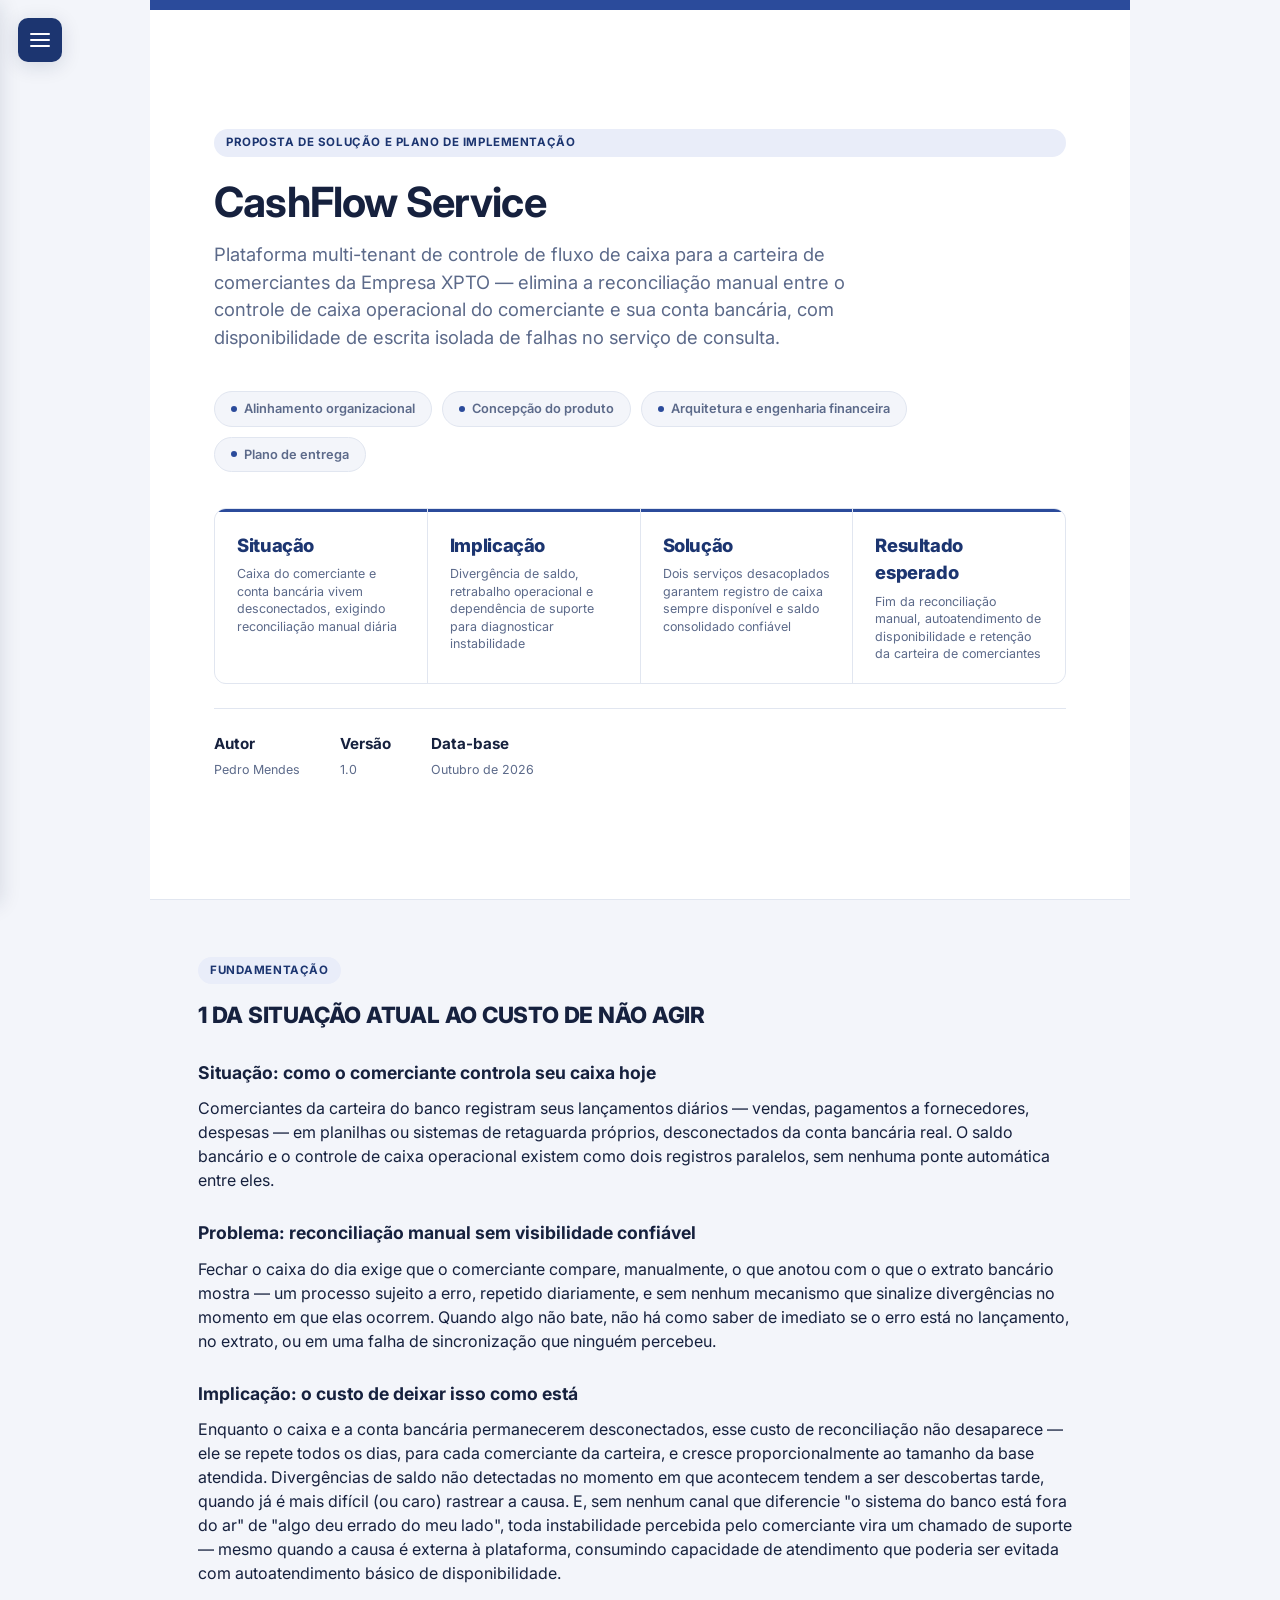
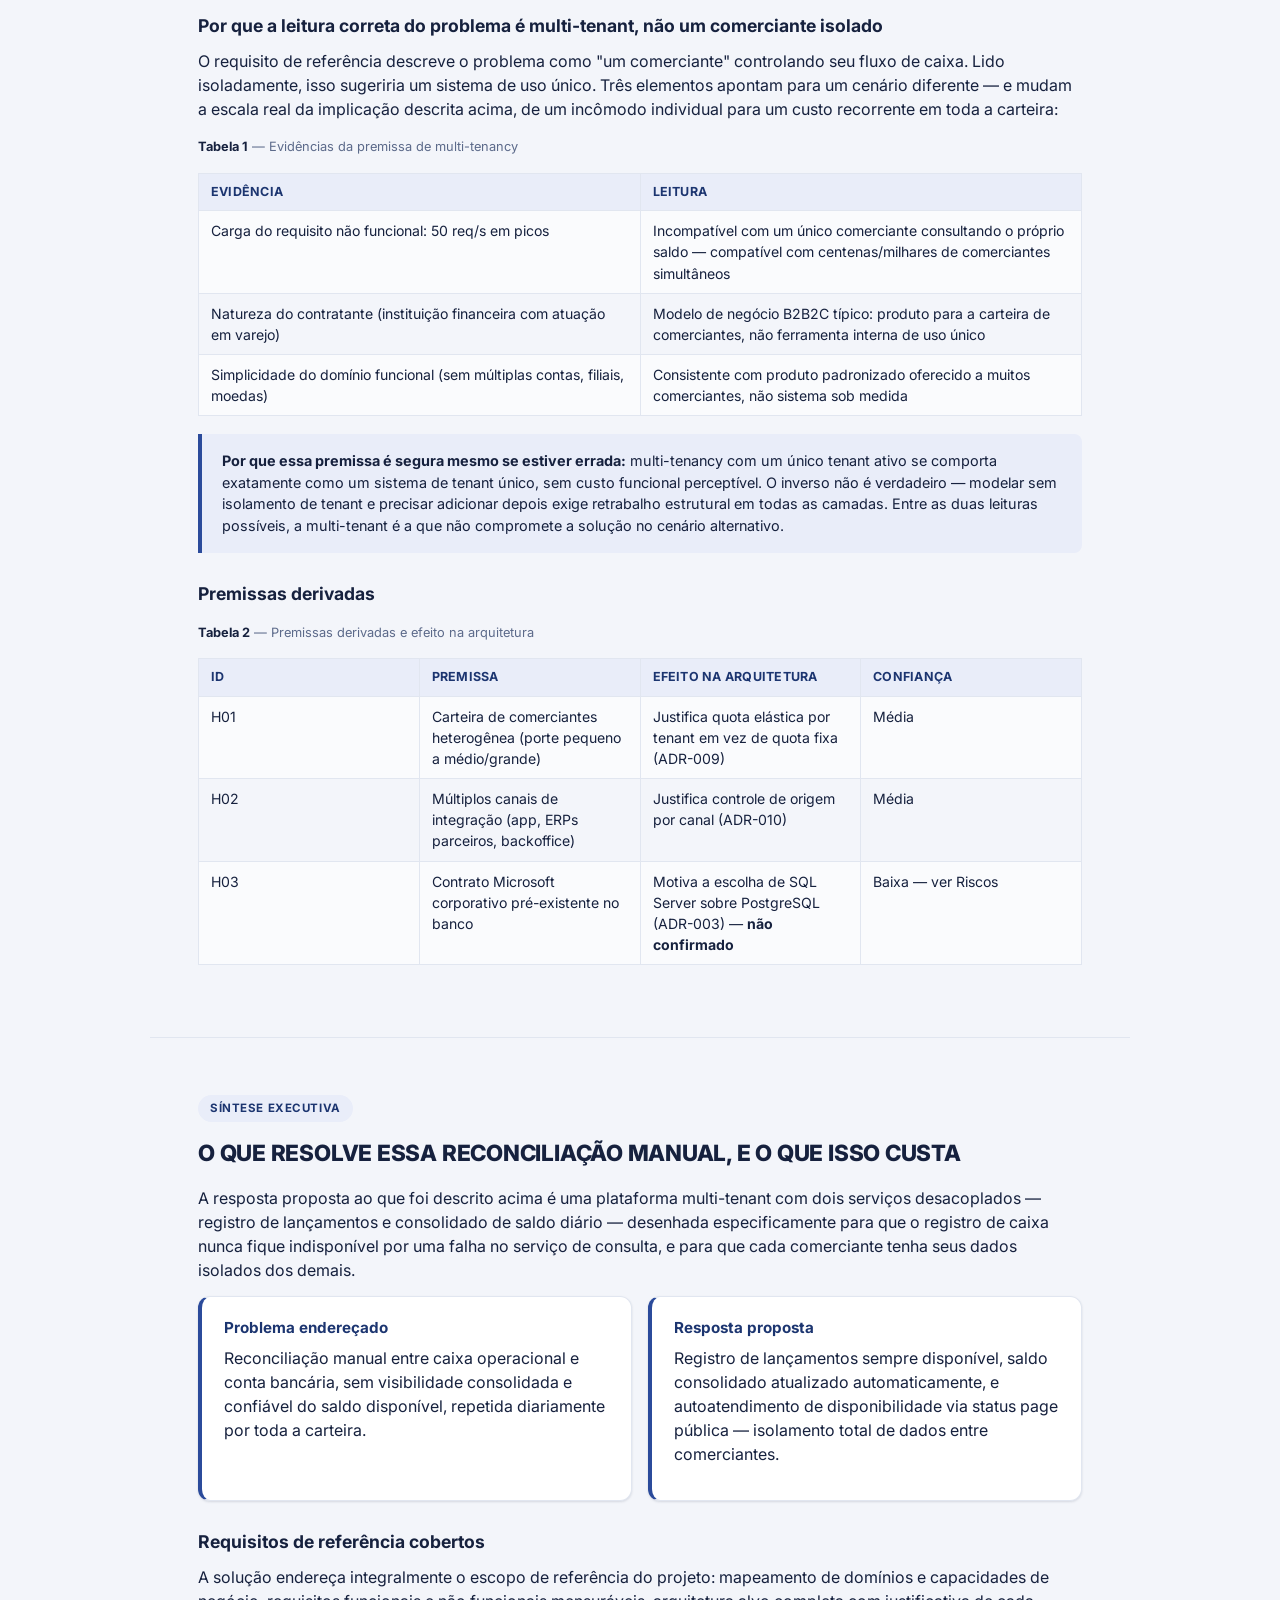
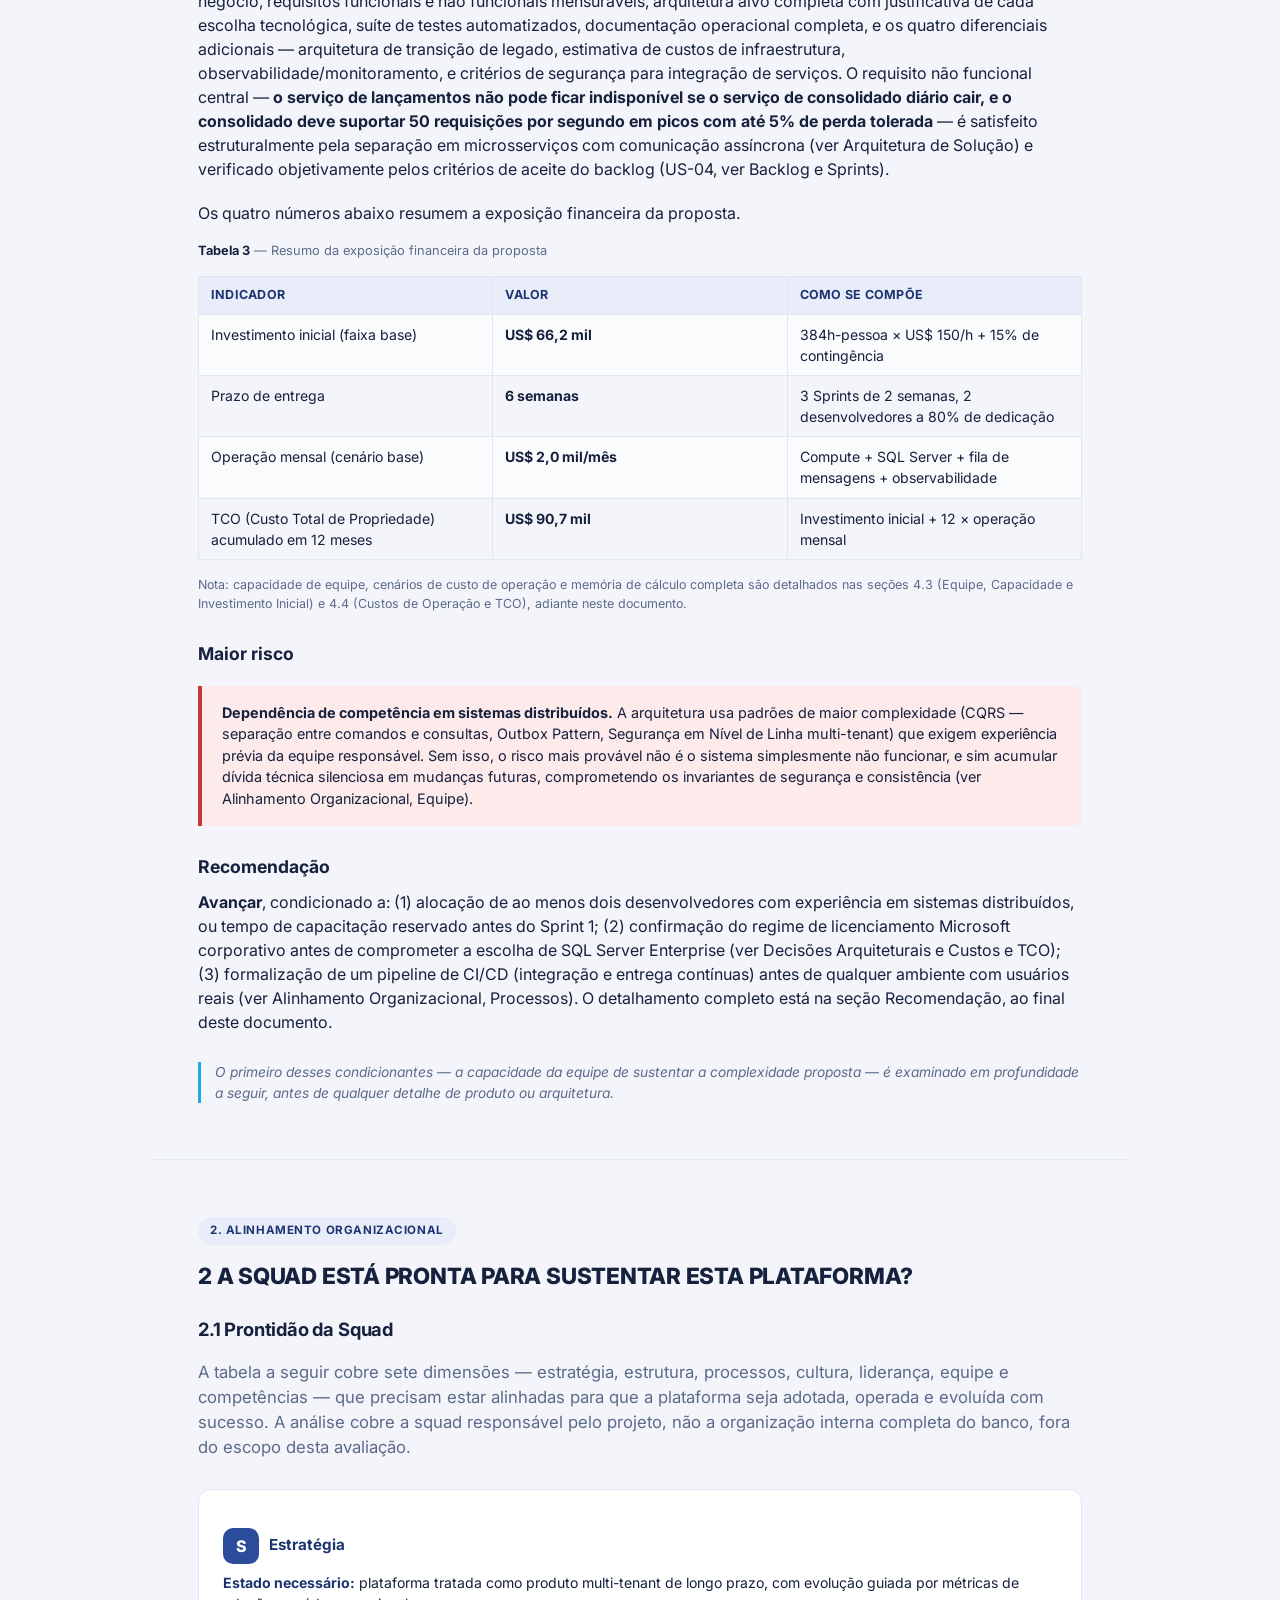
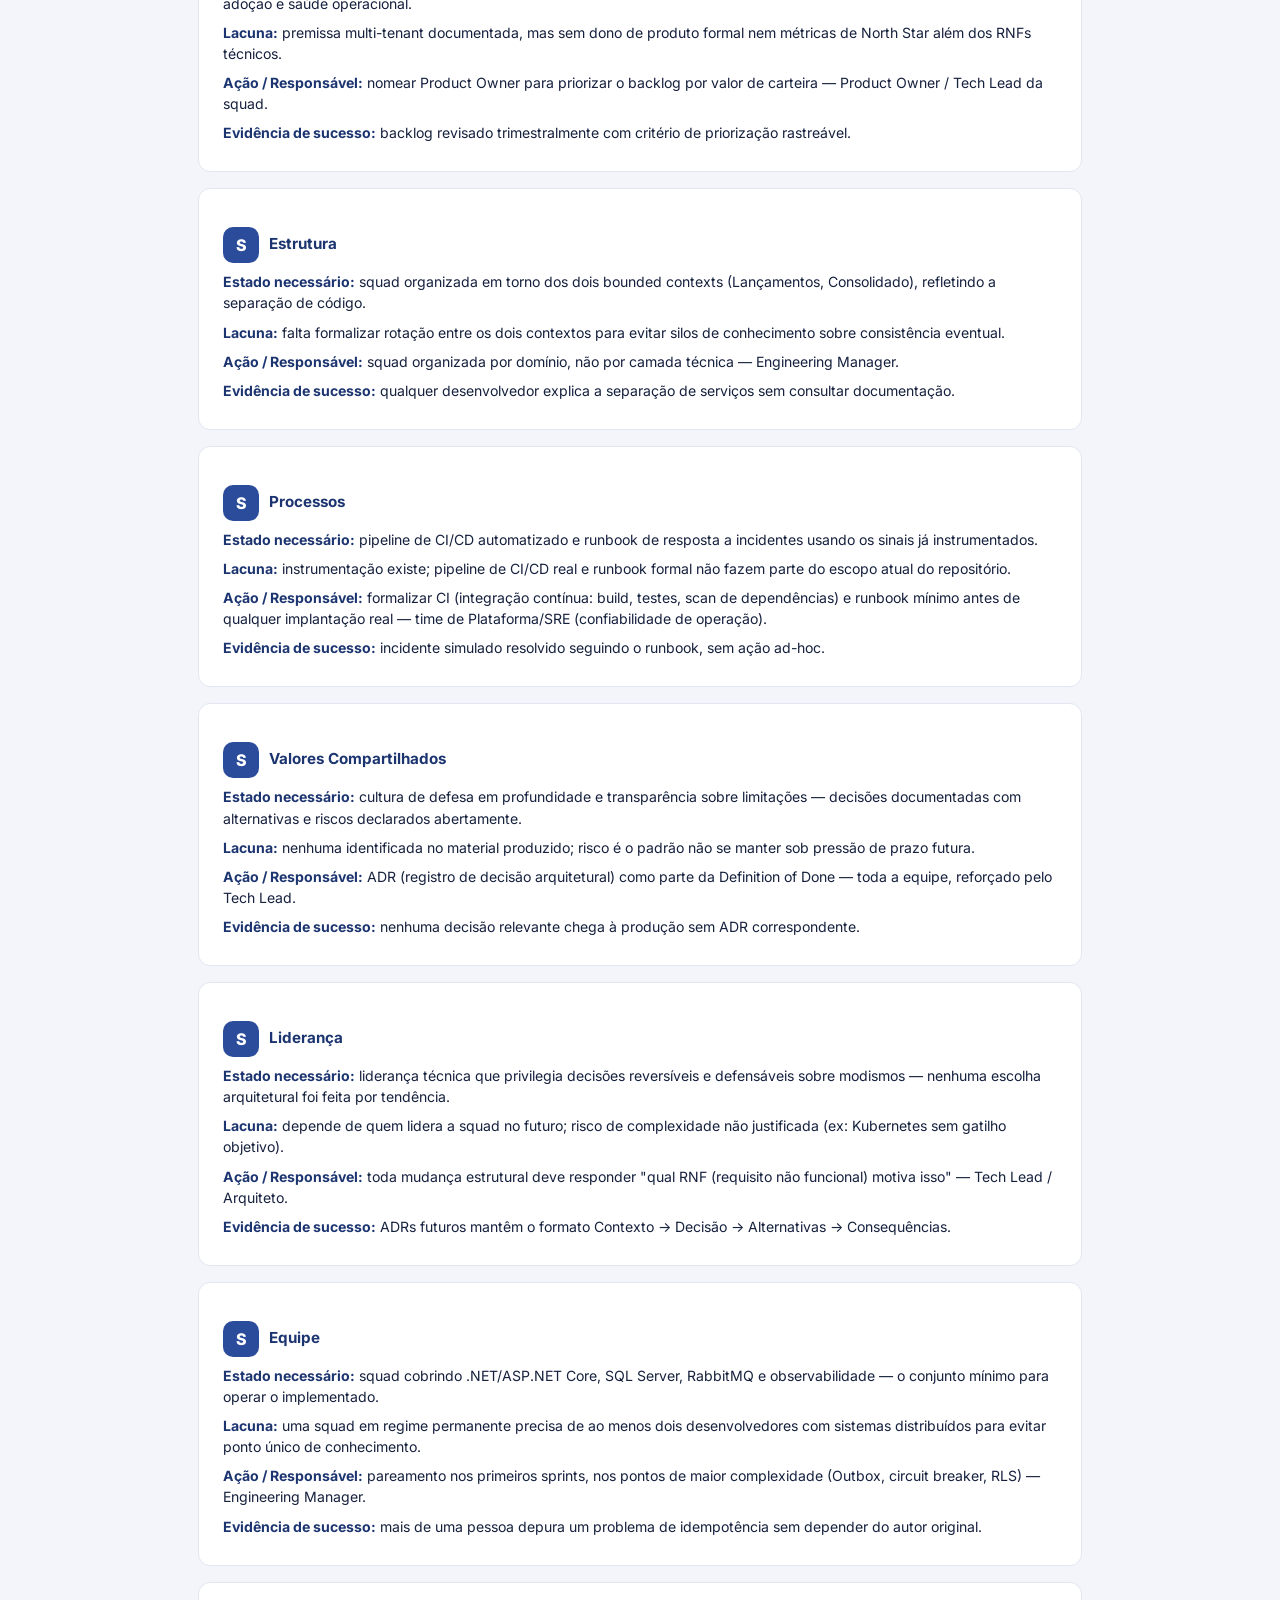
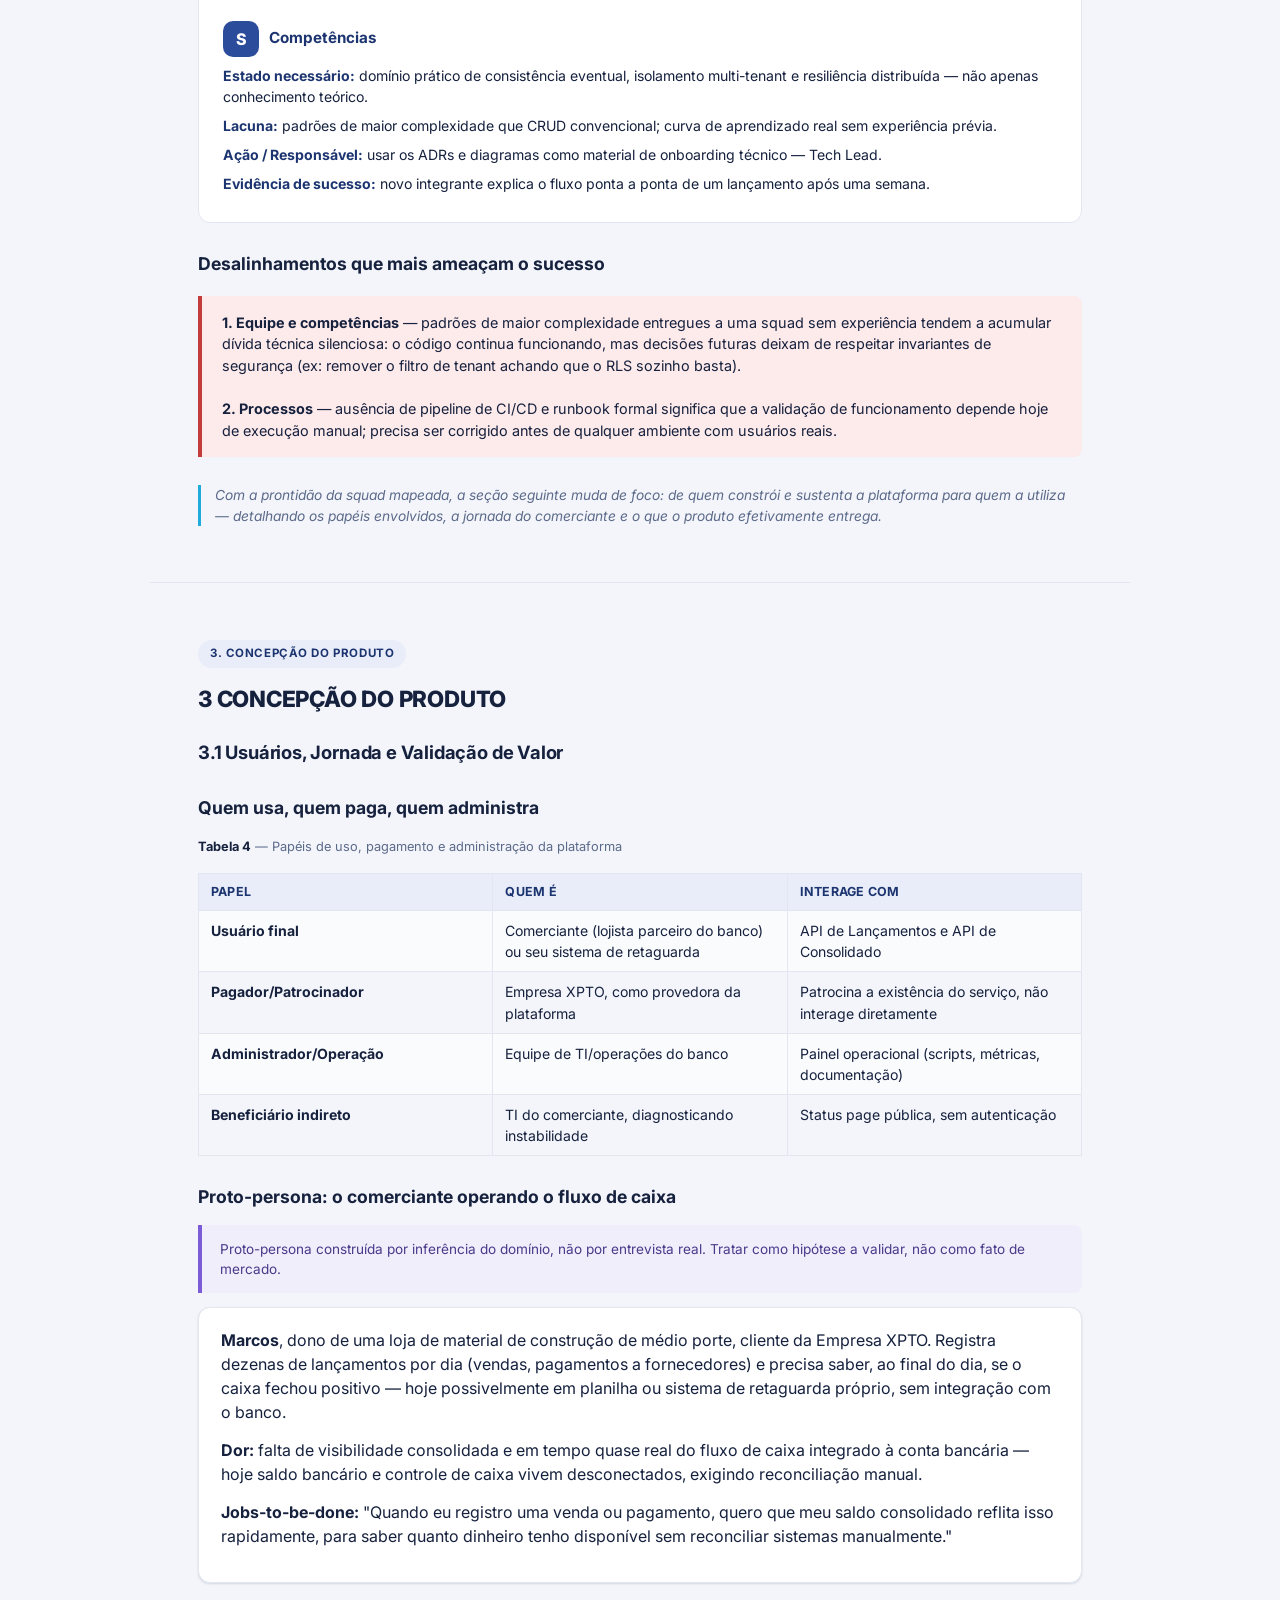
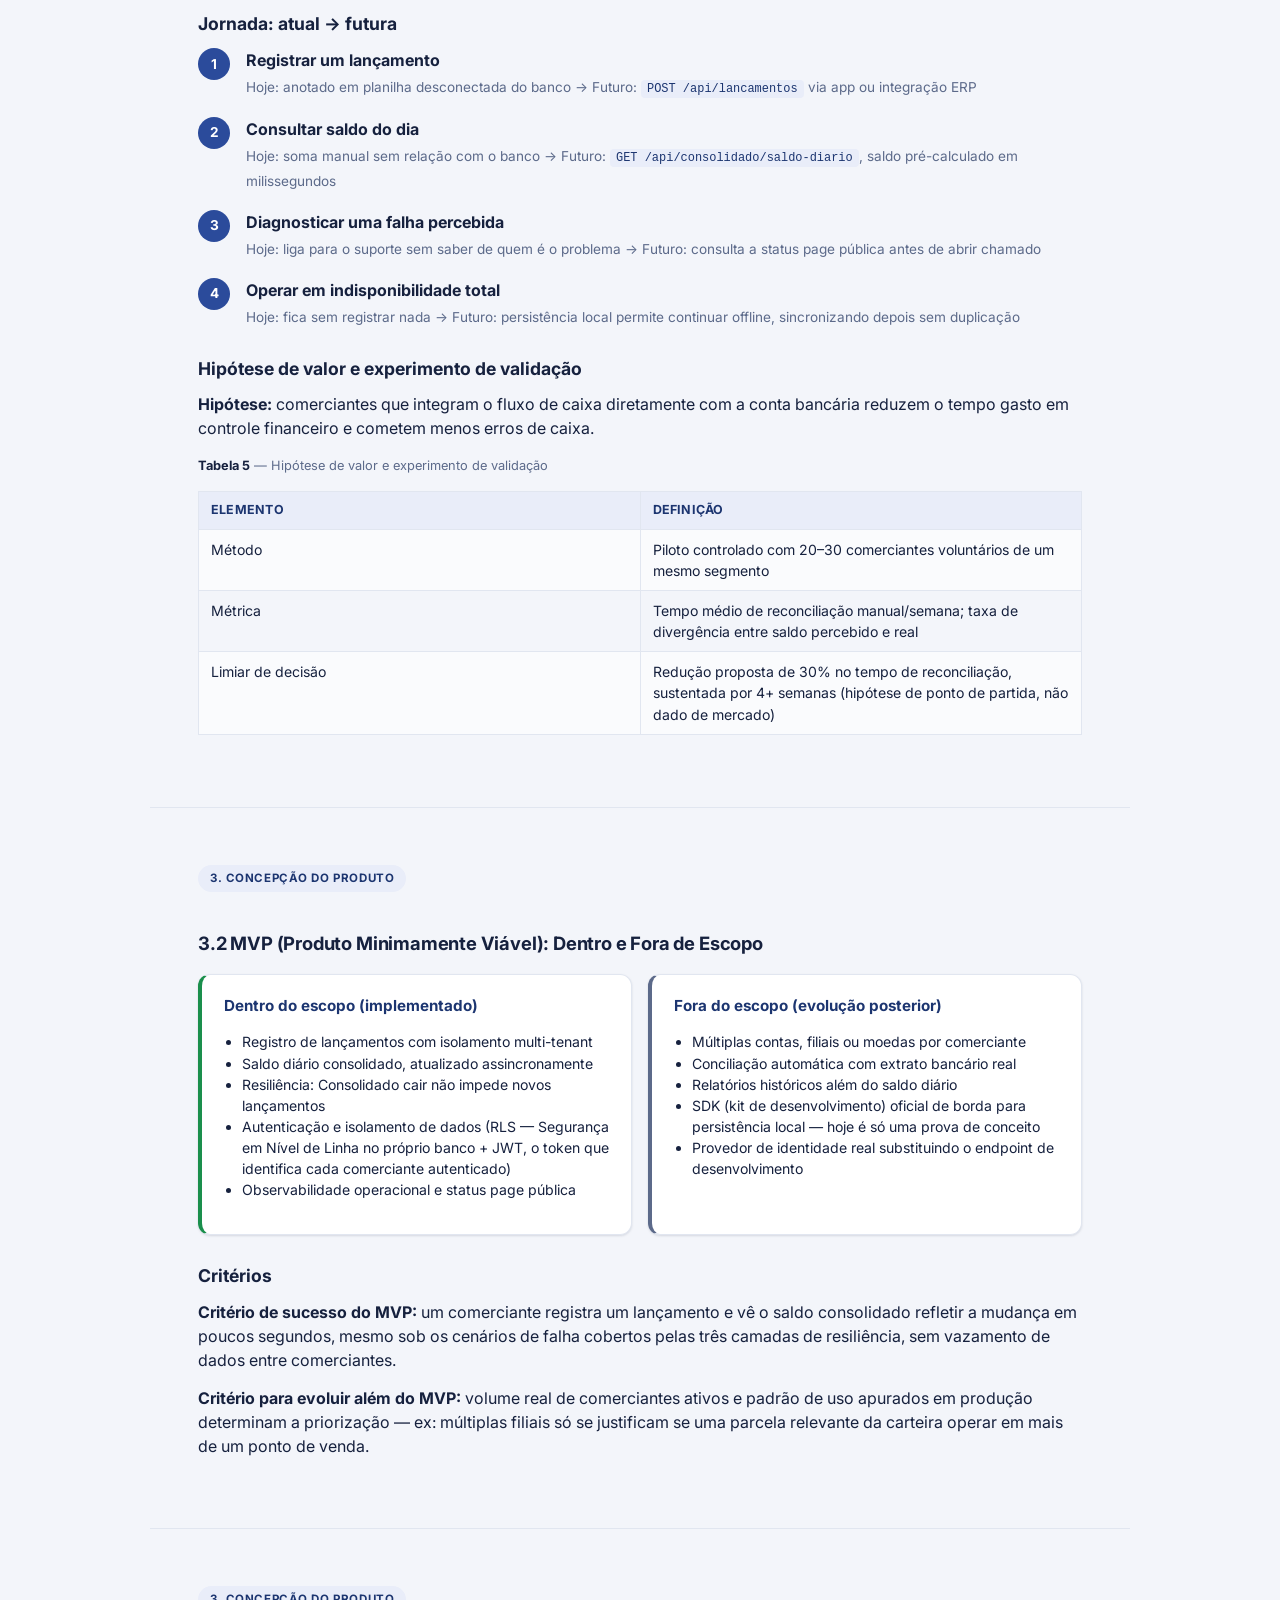
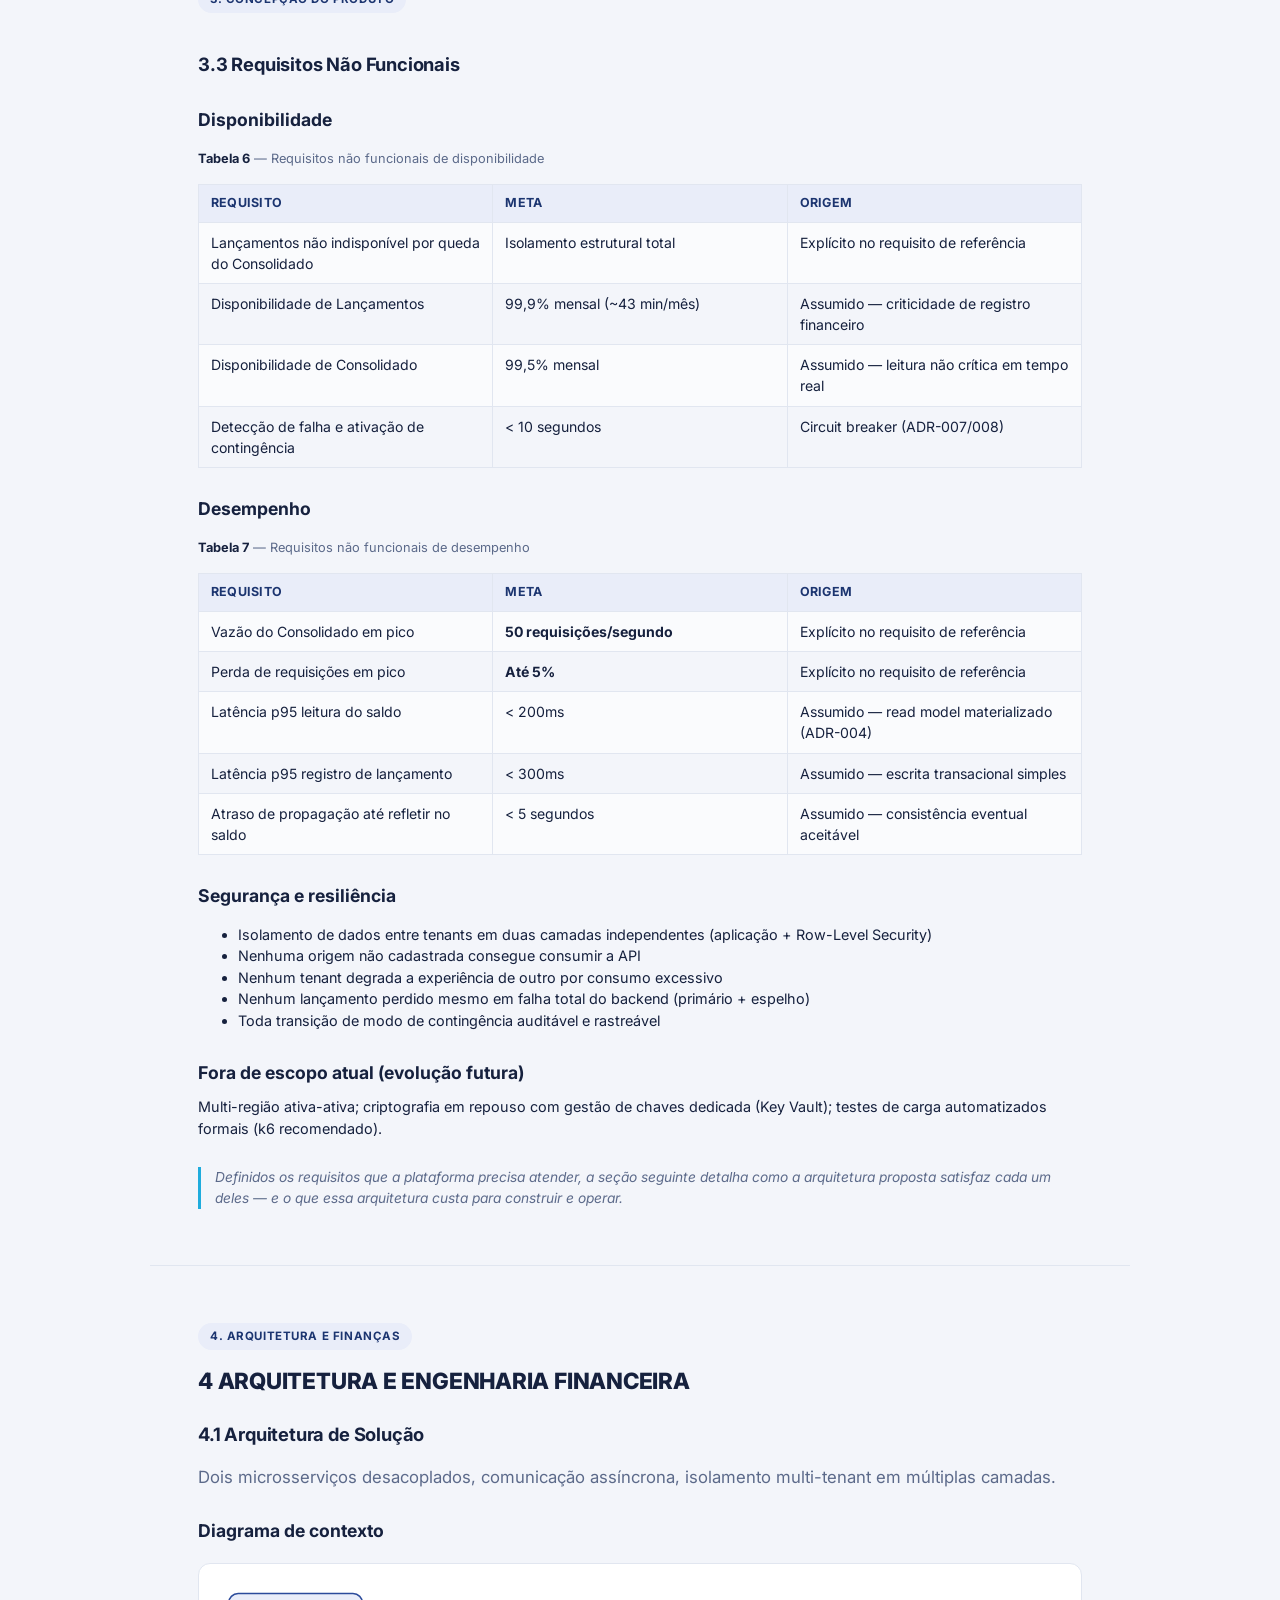
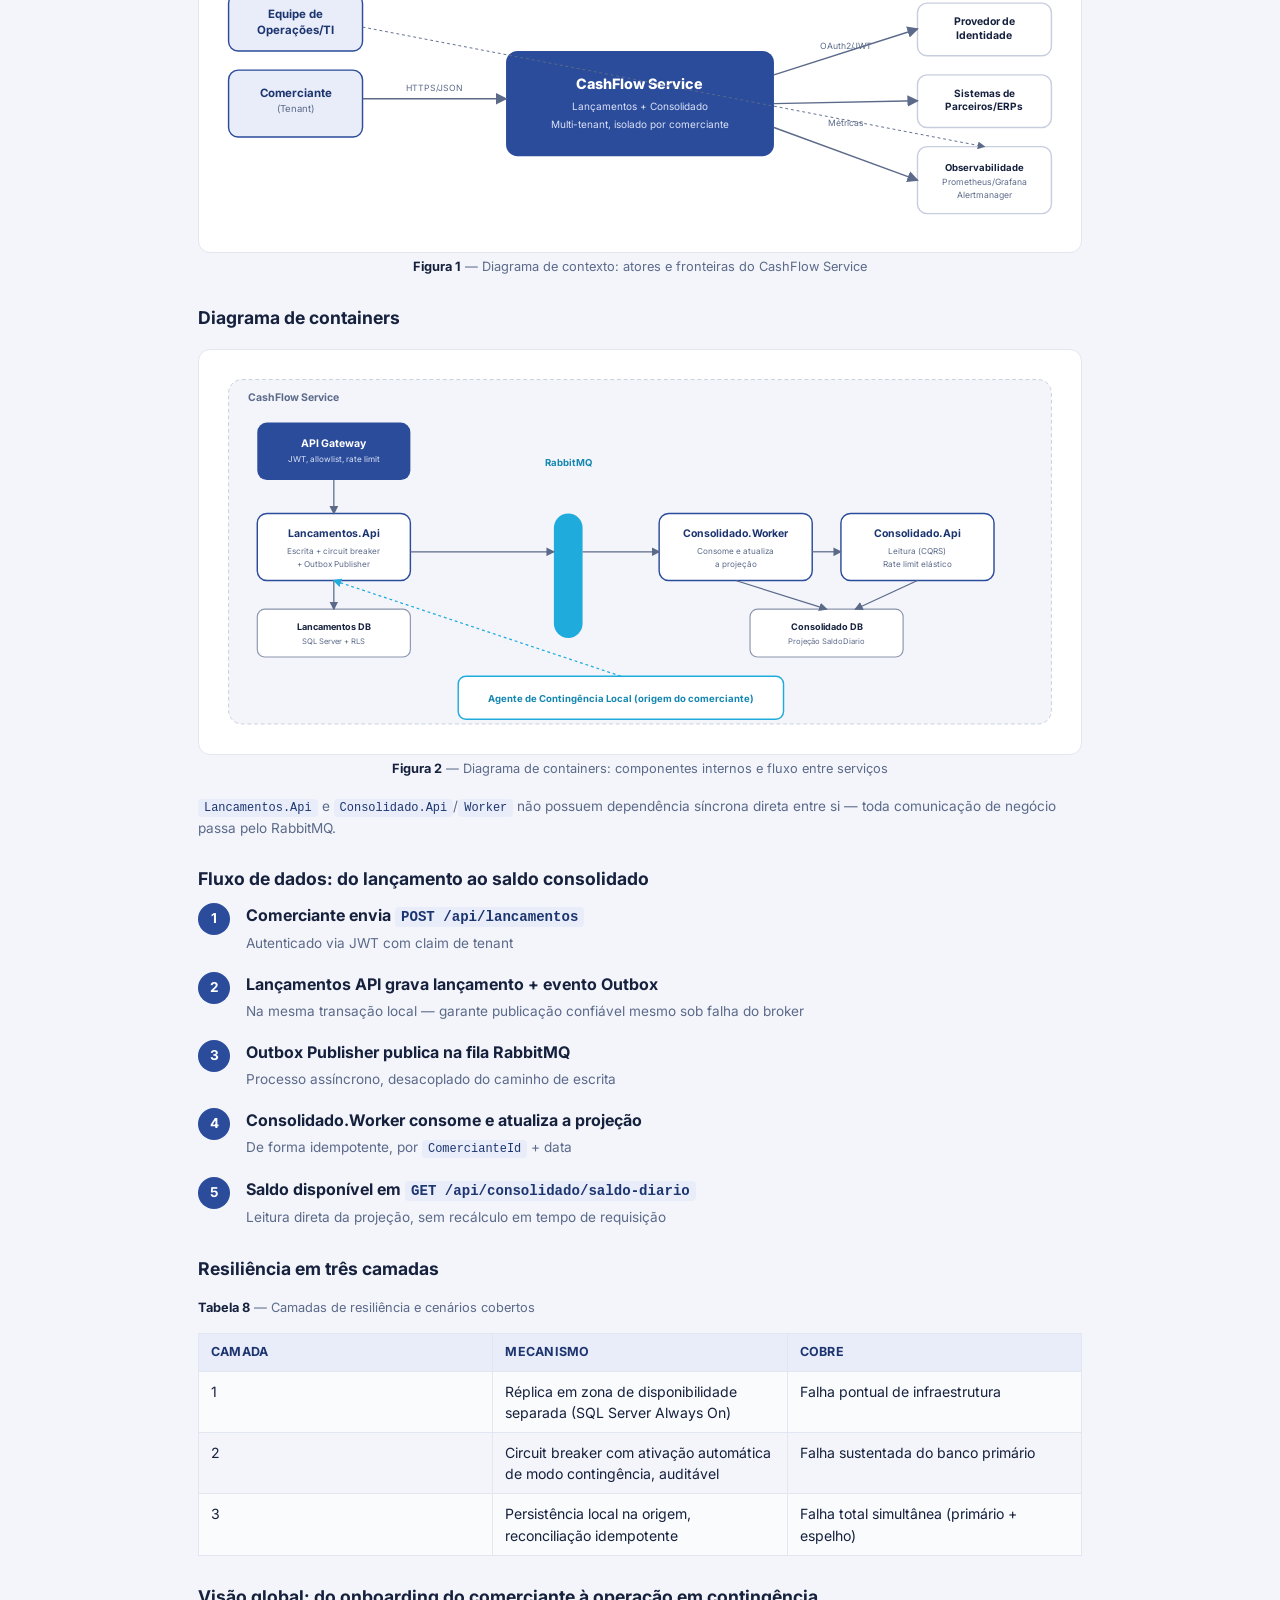
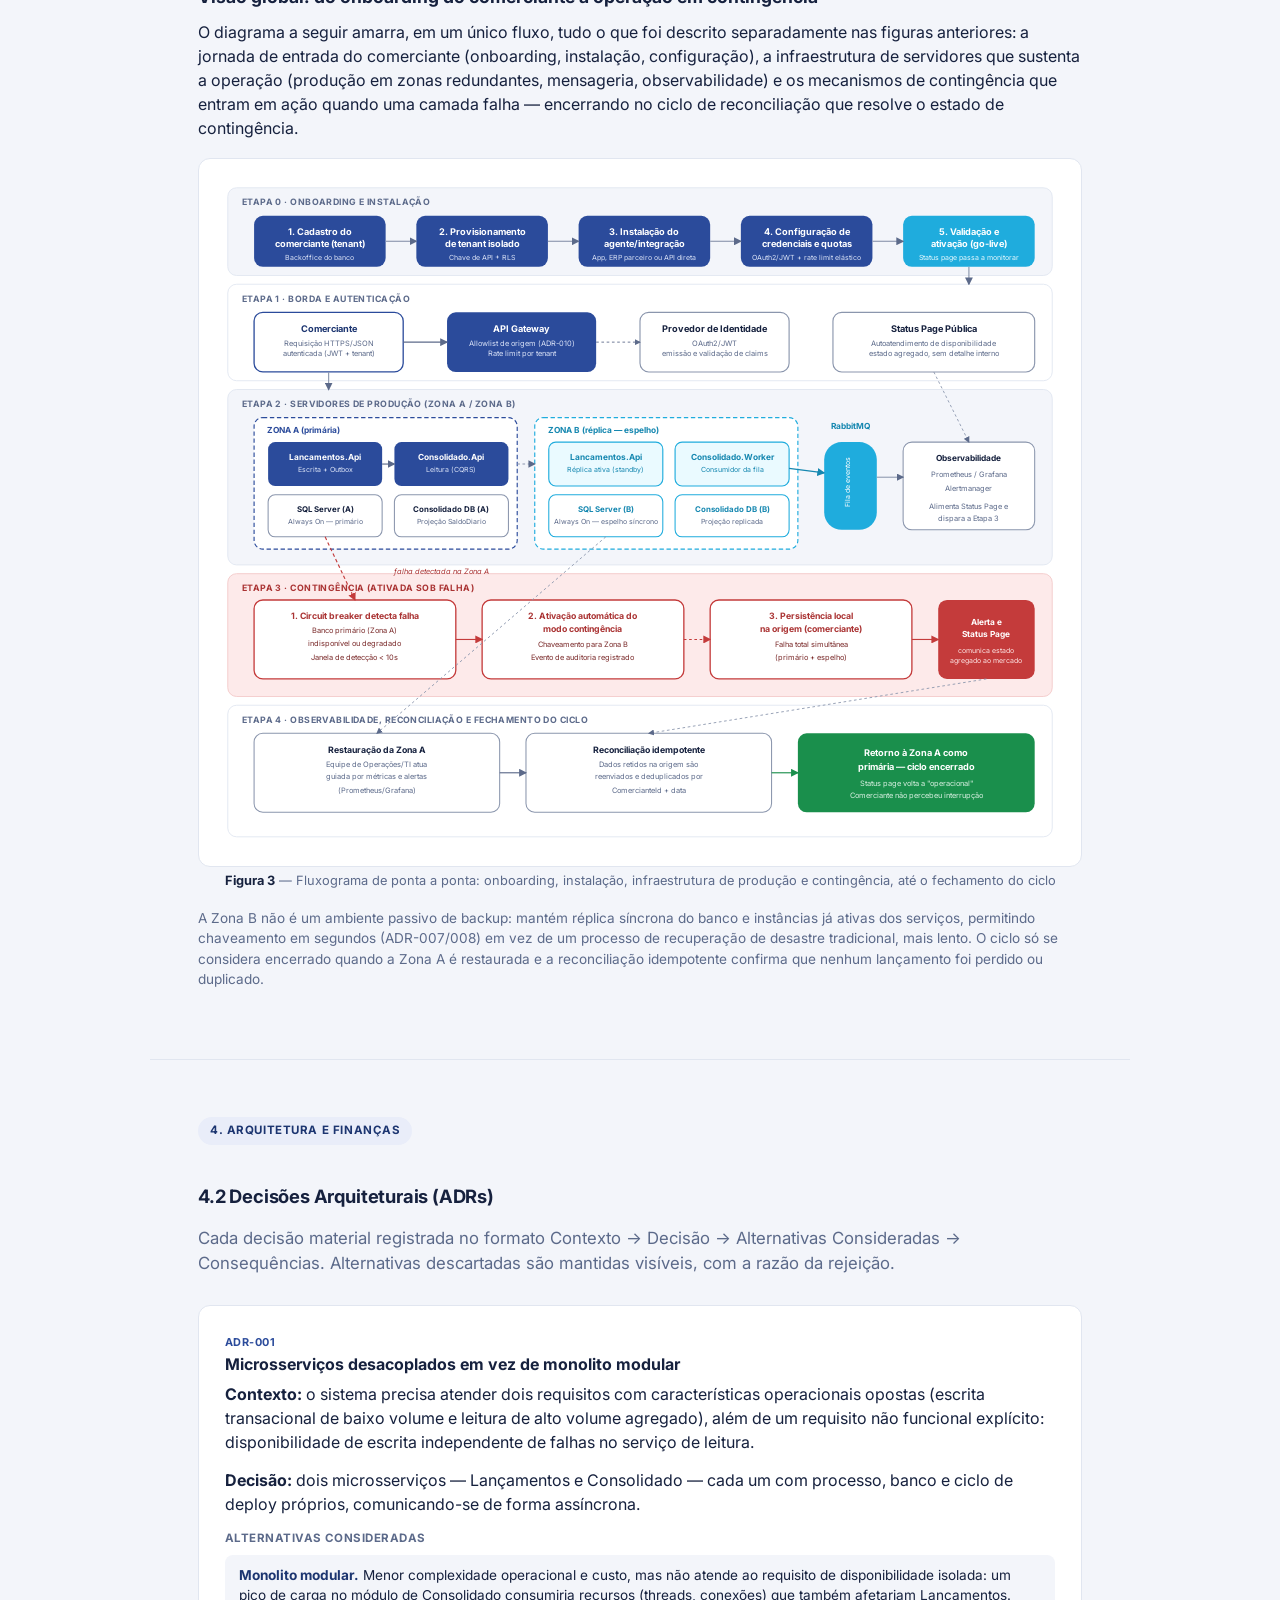
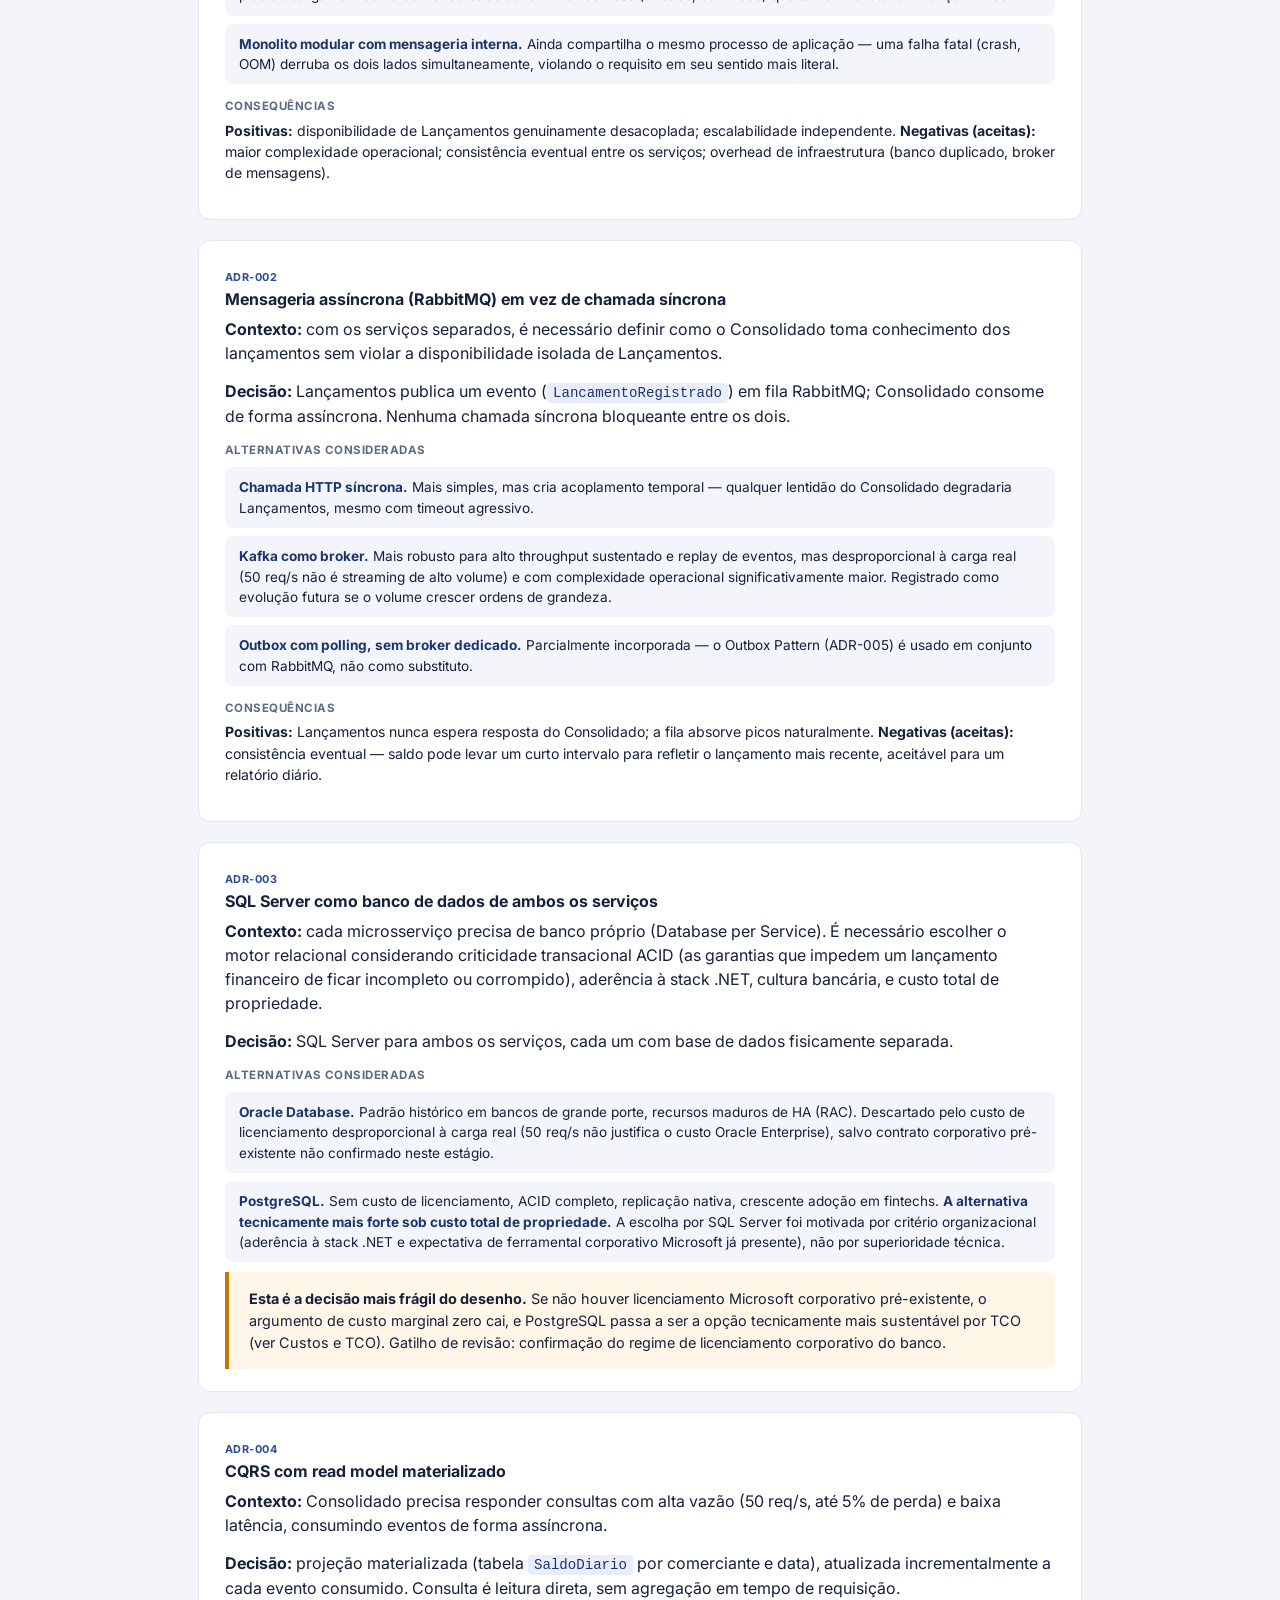
<file: dossie-executivo.html>
<!DOCTYPE html>
<html lang="pt-BR">
<head>
<meta charset="UTF-8">
<meta name="viewport" content="width=device-width, initial-scale=1.0">
<title>CashFlow Service — Proposta de Solução e Plano de Implementação</title>
<link rel="preconnect" href="https://fonts.googleapis.com">
<link href="https://fonts.googleapis.com/css2?family=Inter:wght@400;500;600;700;800&display=swap" rel="stylesheet">
<style>
:root {
  --cor-primaria: #2b4b9b;
  --cor-primaria-escura: #1c3570;
  --cor-primaria-clara: #e9edf9;
  --cor-destaque: #1facdd;
  --cor-destaque-escura: #1587b0;
  --cor-fundo: #f3f5fa;
  --cor-superficie: #ffffff;
  --cor-borda: #e1e6f0;
  --cor-texto: #16213e;
  --cor-texto-secundario: #5c6a8a;
  --cor-sucesso: #1a8f4c;
  --cor-alerta: #c77700;
  --cor-erro: #c43b3b;
  --raio: 12px;
  --raio-pequeno: 8px;
  --sombra: 0 1px 2px rgba(23,33,70,.06), 0 1px 3px rgba(23,33,70,.08);
  --sombra-elevada: 0 4px 20px rgba(23,33,70,.14);
  --fonte: "Inter", system-ui, -apple-system, "Segoe UI", sans-serif;
}
* { box-sizing: border-box; }
body {
  margin: 0;
  font-family: var(--fonte);
  background: var(--cor-fundo);
  color: var(--cor-texto);
  font-size: 16px;
  line-height: 1.5;
  -webkit-font-smoothing: antialiased;
}
p, li, td, th { line-height: 1.5; }
code {
  background: var(--cor-primaria-clara);
  color: var(--cor-primaria-escura);
  border-radius: 4px;
  padding: 2px 6px;
  font-size: .88em;
  font-family: "SFMono-Regular", Consolas, Menlo, monospace;
}

/* ===== Navegação em menu hambúrguer (drawer off-canvas, fechado por padrão) ===== */
.botao-menu {
  position: fixed;
  top: 18px; left: 18px;
  width: 44px; height: 44px;
  background: var(--cor-primaria-escura);
  border: none;
  border-radius: 10px;
  box-shadow: var(--sombra-elevada);
  cursor: pointer;
  z-index: 110;
  display: flex;
  align-items: center;
  justify-content: center;
}
.botao-menu span,
.botao-menu span::before,
.botao-menu span::after {
  content: "";
  display: block;
  width: 20px; height: 2px;
  background: #fff;
  border-radius: 2px;
  position: relative;
  transition: transform .2s ease, opacity .2s ease;
}
.botao-menu span::before { position: absolute; top: -6px; }
.botao-menu span::after { position: absolute; top: 6px; }

.nav-overlay {
  position: fixed;
  inset: 0;
  background: rgba(10,16,38,.45);
  z-index: 90;
  opacity: 0;
  pointer-events: none;
  transition: opacity .2s ease;
}
.nav-overlay.aberto { opacity: 1; pointer-events: auto; }

.nav-lateral {
  position: fixed;
  top: 0; left: 0; bottom: 0;
  width: 280px;
  background: var(--cor-primaria-escura);
  color: #fff;
  overflow-y: auto;
  padding: 24px 0 40px;
  z-index: 100;
  transform: translateX(-100%);
  transition: transform .25s ease;
  box-shadow: var(--sombra-elevada);
}
.nav-lateral.aberto { transform: translateX(0); }
.nav-fechar {
  position: absolute;
  top: 14px; right: 14px;
  width: 32px; height: 32px;
  border: none;
  background: rgba(255,255,255,.1);
  color: #fff;
  border-radius: 8px;
  font-size: 1.1rem;
  cursor: pointer;
  line-height: 1;
}
.nav-marca {
  padding: 0 20px 20px;
  border-bottom: 1px solid rgba(255,255,255,.15);
  margin-bottom: 16px;
}
.nav-marca strong { font-size: 1.05rem; display: block; }
.nav-marca span { font-size: .76rem; color: rgba(255,255,255,.65); }
.nav-lateral a {
  display: block;
  color: rgba(255,255,255,.82);
  text-decoration: none;
  font-size: .82rem;
  padding: 7px 20px;
  border-left: 3px solid transparent;
}
.nav-lateral a:hover { background: rgba(255,255,255,.08); color: #fff; }
.nav-secao-titulo {
  font-size: .68rem;
  text-transform: uppercase;
  letter-spacing: .06em;
  color: rgba(255,255,255,.5);
  padding: 16px 20px 6px;
  font-weight: 700;
}

.conteudo-principal { margin-left: 0; }

/* ===== Páginas/seções editoriais ===== */
.pagina {
  max-width: 980px;
  margin: 0 auto;
  padding: 56px 48px;
  border-bottom: 1px solid var(--cor-borda);
}
.pagina:last-of-type { border-bottom: none; }

/* ===== Seção condensada (Apêndices/Referências): fonte reduzida em tudo,
   inclusive títulos, para não competir em destaque com o corpo do documento
   e caber em uma única página A4 impressa. ===== */
.pagina-condensada { padding-top: 32px; padding-bottom: 32px; }
.pagina-condensada .rotulo-secao { font-size: .62rem; padding: 3px 9px; margin-bottom: 8px; }
.pagina-condensada h2 { font-size: .95rem; margin-bottom: 8px; }
.pagina-condensada h3 { font-size: .8rem; margin: 14px 0 6px; color: var(--cor-primaria-escura); }
.pagina-condensada .subtitulo { font-size: .72rem; margin-bottom: 10px; }
.pagina-condensada p { font-size: .72rem; margin-bottom: 8px; }
.pagina-condensada ul, .pagina-condensada ol { font-size: .72rem; margin: 6px 0; padding-left: 20px; }
.pagina-condensada li { margin-bottom: 4px; }
.pagina-condensada table { font-size: .7rem; margin: 8px 0; }
.pagina-condensada th, .pagina-condensada td { padding: 5px 8px; }
.pagina-condensada .caixa-info { font-size: .7rem; padding: 10px 14px; margin: 8px 0; }
.pagina-condensada .lista-referencias { margin: 8px 0; }
.pagina-condensada .lista-referencias li { font-size: .62rem; margin-bottom: 5px; }

.rotulo-secao {
  display: inline-block;
  background: var(--cor-primaria-clara);
  color: var(--cor-primaria-escura);
  font-size: .72rem;
  font-weight: 700;
  text-transform: uppercase;
  letter-spacing: .05em;
  padding: 5px 12px;
  border-radius: 999px;
  margin-bottom: 14px;
}
h1 { font-size: 2rem; letter-spacing: -.02em; margin: 0 0 8px; }
h2 { font-size: 1.4rem; letter-spacing: -.01em; margin: 0 0 16px; font-weight: 800; text-transform: uppercase; }
h2.titulo-subsecao { font-size: 1.15rem; text-transform: none; font-weight: 700; margin-top: 24px; }
h3 { font-size: 1.1rem; margin: 28px 0 10px; }
h4 { font-size: .95rem; margin: 18px 0 6px; color: var(--cor-primaria-escura); }
p { margin: 0 0 14px; }
.subtitulo { color: var(--cor-texto-secundario); font-size: 1.05rem; margin-bottom: 28px; }

/* ===== Capa (estilo relatório impresso: fundo claro, faixa de cor como acento) ===== */
.capa {
  min-height: 100vh;
  display: flex;
  flex-direction: column;
  justify-content: center;
  background: var(--cor-superficie);
  color: var(--cor-texto);
  padding: 80px 64px;
  position: relative;
  border-top: 10px solid var(--cor-primaria);
}
.capa .rotulo-secao { background: var(--cor-primaria-clara); color: var(--cor-primaria-escura); }
.capa h1 { font-size: 2.6rem; max-width: 820px; color: var(--cor-texto); }
.capa .proposta { font-size: 1.15rem; max-width: 680px; color: var(--cor-texto-secundario); margin-bottom: 40px; }
.capa-meta {
  display: flex;
  gap: 40px;
  flex-wrap: wrap;
  border-top: 1px solid var(--cor-borda);
  padding-top: 24px;
  margin-top: 24px;
}
.capa-meta div strong { display: block; font-size: .95rem; color: var(--cor-texto); }
.capa-meta div span { font-size: .78rem; color: var(--cor-texto-secundario); }

.capa-badges { display: flex; gap: 10px; flex-wrap: wrap; margin-bottom: 28px; }
.capa-badge {
  display: inline-flex; align-items: center; gap: 7px;
  background: var(--cor-fundo); border: 1px solid var(--cor-borda);
  border-radius: 999px; padding: 7px 16px; font-size: .8rem; font-weight: 600;
  color: var(--cor-texto-secundario);
}
.capa-badge .ponto { width: 6px; height: 6px; border-radius: 50%; background: var(--cor-primaria); flex-shrink: 0; }

.capa-resumo {
  display: grid; grid-template-columns: repeat(4, 1fr); gap: 1px;
  background: var(--cor-borda);
  border: 1px solid var(--cor-borda);
  border-radius: var(--raio); overflow: hidden;
  margin-top: 8px;
}
.capa-resumo-item {
  background: var(--cor-superficie); padding: 20px 22px;
  border-top: 3px solid var(--cor-primaria);
}
.capa-resumo-item .valor { font-size: 1.15rem; font-weight: 800; letter-spacing: -.02em; color: var(--cor-primaria-escura); }
.capa-resumo-item .composicao { font-size: .78rem; color: var(--cor-texto-secundario); margin-top: 6px; line-height: 1.4; }

/* ===== Lista de referências (ABNT NBR 6023: sem marcador, alinhamento à esquerda, espaço entre itens).
   Tamanho de fonte é definido por .pagina-condensada .lista-referencias li, mais abaixo. ===== */
.lista-referencias { list-style: none; padding: 0; margin: 20px 0; }
.lista-referencias li { line-height: 1.5; padding-left: 0; text-align: left; }

/* ===== Listas formais (ilustrações/tabelas) ===== */
.lista-formal { font-size: .88rem; }
.lista-formal td { border: none; border-bottom: 1px solid var(--cor-borda); padding: 8px 4px; }
.lista-formal td:first-child { width: 90px; font-weight: 700; color: var(--cor-primaria-escura); }
.lista-formal td:last-child { width: 70px; text-align: right; color: var(--cor-texto-secundario); }

/* ===== Composição de número (ao lado de valores em destaque) ===== */
.composicao-valor {
  font-size: .72rem;
  color: var(--cor-texto-secundario);
  margin-top: 6px;
  line-height: 1.4;
}
.card-metrica .composicao-valor { border-top: 1px solid var(--cor-borda); padding-top: 8px; margin-top: 10px; }

/* ===== Transição entre seções ===== */
.transicao {
  font-size: .86rem;
  color: var(--cor-texto-secundario);
  font-style: italic;
  border-left: 3px solid var(--cor-destaque);
  padding-left: 14px;
  margin: 28px 0 0;
}
.transicao-abertura {
  font-size: .92rem;
  color: var(--cor-texto-secundario);
  margin-bottom: 20px;
}

/* ===== Cards e grids ===== */
.grid { display: grid; gap: 16px; }
.grid-2 { grid-template-columns: 1fr 1fr; }
.grid-3 { grid-template-columns: repeat(3, 1fr); }
.grid-4 { grid-template-columns: repeat(4, 1fr); }
.card {
  background: var(--cor-superficie);
  border: 1px solid var(--cor-borda);
  border-radius: var(--raio);
  padding: 20px 22px;
  box-shadow: var(--sombra);
}
.card h4 { margin-top: 0; }
.card-destaque {
  border-left: 4px solid var(--cor-primaria);
}
.card-metrica {
  text-align: center;
}
.card-metrica .valor {
  font-size: 1.9rem;
  font-weight: 800;
  color: var(--cor-primaria-escura);
  letter-spacing: -.02em;
}
.card-metrica .rotulo {
  font-size: .76rem;
  color: var(--cor-texto-secundario);
  text-transform: uppercase;
  letter-spacing: .03em;
}

/* ===== Tabelas ===== */
table { width: 100%; border-collapse: collapse; table-layout: fixed; font-size: .88rem; margin: 16px 0; }
th, td { border: 1px solid var(--cor-borda); padding: 9px 12px; text-align: left; vertical-align: top; word-wrap: break-word; overflow-wrap: break-word; }
th { background: var(--cor-primaria-clara); color: var(--cor-primaria-escura); font-weight: 700; font-size: .78rem; text-transform: uppercase; letter-spacing: .02em; }
tr:nth-child(even) td { background: #fafbfd; }
.tabela-larga { width: 100%; }
.tabela-larga table { font-size: .8rem; }

/* ===== Caixas de destaque ===== */
.caixa-info {
  background: var(--cor-primaria-clara);
  border-left: 4px solid var(--cor-primaria);
  border-radius: 0 var(--raio-pequeno) var(--raio-pequeno) 0;
  padding: 16px 20px;
  margin: 18px 0;
  font-size: .9rem;
}
.caixa-alerta {
  background: #fff6e8;
  border-left: 4px solid var(--cor-alerta);
  border-radius: 0 var(--raio-pequeno) var(--raio-pequeno) 0;
  padding: 16px 20px;
  margin: 18px 0;
  font-size: .9rem;
}
.caixa-risco {
  background: #fdeaea;
  border-left: 4px solid var(--cor-erro);
  border-radius: 0 var(--raio-pequeno) var(--raio-pequeno) 0;
  padding: 16px 20px;
  margin: 18px 0;
  font-size: .9rem;
}
.caixa-hipotese {
  background: #f1eefc;
  border-left: 4px solid #7c5cd6;
  border-radius: 0 var(--raio-pequeno) var(--raio-pequeno) 0;
  padding: 14px 18px;
  margin: 14px 0;
  font-size: .85rem;
  color: #4a3a8a;
}

/* ===== Badges ===== */
.badge { display: inline-flex; align-items: center; gap: 5px; padding: 3px 10px; border-radius: 999px; font-size: .72rem; font-weight: 700; }
.badge-alta { background: #fdeaea; color: var(--cor-erro); }
.badge-media { background: #fff6e8; color: var(--cor-alerta); }
.badge-baixa { background: #e9f5ee; color: var(--cor-sucesso); }
.badge-ok { background: #e9f5ee; color: var(--cor-sucesso); }

/* ===== ADR cards ===== */
.adr-card {
  background: var(--cor-superficie);
  border: 1px solid var(--cor-borda);
  border-radius: var(--raio);
  padding: 22px 26px;
  margin-bottom: 20px;
}
.adr-card h4 { margin-top: 0; font-size: 1rem; color: var(--cor-texto); }
.adr-tag { font-size: .68rem; font-weight: 700; color: var(--cor-primaria); text-transform: uppercase; letter-spacing: .04em; }
.adr-secao-label { font-size: .72rem; font-weight: 700; text-transform: uppercase; letter-spacing: .04em; color: var(--cor-texto-secundario); margin: 14px 0 4px; }
.adr-alt { background: var(--cor-fundo); border-radius: var(--raio-pequeno); padding: 10px 14px; margin: 8px 0; font-size: .85rem; }
.adr-alt strong { color: var(--cor-primaria-escura); }

/* ===== Gráfico de barras simples (HTML/CSS) ===== */
.grafico-barras { display: flex; align-items: flex-end; gap: 18px; height: 180px; margin: 20px 0 8px; padding: 0 10px; }
.barra-grupo { flex: 1; display: flex; flex-direction: column; align-items: center; justify-content: flex-end; height: 100%; }
.barra { width: 100%; max-width: 64px; border-radius: 6px 6px 0 0; display: flex; align-items: flex-start; justify-content: center; color: #fff; font-size: .72rem; font-weight: 700; padding-top: 4px; }
.barra-rotulo { font-size: .76rem; margin-top: 8px; color: var(--cor-texto-secundario); text-align: center; }
.legenda-grafico { font-size: .74rem; color: var(--cor-texto-secundario); text-align: center; margin-top: 4px; }

/* ===== Fluxo/jornada ===== */
.jornada-etapa { display: flex; gap: 16px; margin-bottom: 18px; align-items: flex-start; }
.jornada-numero {
  flex-shrink: 0; width: 32px; height: 32px; border-radius: 50%;
  background: var(--cor-primaria); color: #fff; display: flex; align-items: center; justify-content: center;
  font-weight: 700; font-size: .85rem;
}
.jornada-texto strong { display: block; margin-bottom: 2px; }
.jornada-texto span { font-size: .85rem; color: var(--cor-texto-secundario); }

/* ===== SVG diagrama container (escala para caber na largura disponível, sem scrollbar) ===== */
.diagrama-svg-wrap { background: var(--cor-superficie); border: 1px solid var(--cor-borda); border-radius: var(--raio); padding: 20px; margin: 18px 0 4px; }
.diagrama-svg-wrap svg { display: block; margin: 0 auto; width: 100%; height: auto; max-width: 100%; }

/* ===== Legendas ABNT (figura abaixo, tabela acima) ===== */
.legenda-figura {
  text-align: center;
  font-size: .8rem;
  color: var(--cor-texto-secundario);
  margin: 0 0 18px;
}
.legenda-tabela {
  font-size: .8rem;
  color: var(--cor-texto-secundario);
  margin: 16px 0 4px;
}
.legenda-figura strong, .legenda-tabela strong { color: var(--cor-texto); font-weight: 700; }

/* ===== Checklist 7S ===== */
.s7-card { background: var(--cor-superficie); border: 1px solid var(--cor-borda); border-radius: var(--raio); padding: 20px 24px; margin-bottom: 16px; }
.s7-letra { display: inline-flex; align-items: center; justify-content: center; width: 36px; height: 36px; border-radius: 10px; background: var(--cor-primaria); color: #fff; font-weight: 800; font-size: 1rem; margin-right: 10px; vertical-align: middle; }
.s7-campo { margin: 8px 0; font-size: .88rem; }
.s7-campo b { color: var(--cor-primaria-escura); }

/* ===== Sprint card ===== */
.sprint-card { background: var(--cor-superficie); border: 1px solid var(--cor-borda); border-radius: var(--raio); padding: 22px 26px; margin-bottom: 18px; border-top: 4px solid var(--cor-destaque); }

/* ===== Impressão: paginação A4 com margens ABNT (3cm sup./esq., 2cm inf./dir.) ===== */
@page {
  size: A4;
  margin: 3cm 2cm 2cm 3cm;
}
/* A folha pré-textual (capa) não exibe número de página, conforme ABNT.
   A contagem é retomada a partir da primeira folha do corpo textual.
   Observação: @top-right com counter(page) em @page nomeada não tem suporte real no
   mecanismo de impressão do Chrome/Edge/Firefox — a numeração física da página fica a
   cargo da opção "Cabeçalhos e rodapés" do diálogo de impressão/PDF do navegador. */
@page corpo-textual {
  size: A4;
  margin: 3cm 2cm 2cm 3cm;
}
@media print {
  .botao-menu, .nav-overlay { display: none !important; }
  .nav-lateral { display: none; }
  .conteudo-principal { margin-left: 0; }
  .pagina {
    padding: 0;
    max-width: 100%;
    break-inside: auto;
    border-bottom: none;
    page: corpo-textual;
  }
  .capa { min-height: auto; page-break-after: always; page: auto; }
  h2 { page-break-after: avoid; }
  h3 { page-break-after: avoid; }
  table { break-inside: auto; font-size: 10pt; }
  tr { break-inside: avoid; }
  .card, .adr-card, .sprint-card, .s7-card { break-inside: avoid; }
  .diagrama-svg-wrap, .grafico-barras { break-inside: avoid; }
  .tabela-larga table { font-size: 8.5pt; }
}

@media (max-width: 900px) {
  .pagina { padding: 32px 20px; }
  .grid-2, .grid-3, .grid-4 { grid-template-columns: 1fr; }
  .capa { padding: 48px 24px; }
  .capa h1 { font-size: 2rem; }
  .capa-resumo { grid-template-columns: 1fr 1fr; }
}
</style>
</head>
<body>

<button class="botao-menu" id="botao-menu" aria-label="Abrir menu de navegação" onclick="toggleMenu(true)"><span></span></button>
<div class="nav-overlay" id="nav-overlay" onclick="toggleMenu(false)"></div>

<nav class="nav-lateral" id="nav-lateral">
  <button class="nav-fechar" aria-label="Fechar menu" onclick="toggleMenu(false)">✕</button>
  <div class="nav-marca">
    <strong>CashFlow Service</strong>
    <span>Proposta de Solução</span>
  </div>
  <a href="#capa">Capa</a>
  <a href="#contexto">1 Contexto e Premissas</a>
  <a href="#tese">Tese de Investimento</a>

  <div class="nav-secao-titulo">2 Alinhamento Organizacional</div>
  <a href="#sete-s">2.1 Prontidão da Squad</a>

  <div class="nav-secao-titulo">3 Concepção do Produto</div>
  <a href="#usuarios">3.1 Usuários e Jornada</a>
  <a href="#mvp">3.2 MVP e Escopo</a>
  <a href="#rnf">3.3 Requisitos Não Funcionais</a>

  <div class="nav-secao-titulo">4 Arquitetura e Finanças</div>
  <a href="#arquitetura">4.1 Arquitetura de Solução</a>
  <a href="#adrs">4.2 Decisões Arquiteturais (ADRs)</a>
  <a href="#equipe-investimento">4.3 Equipe e Investimento Inicial</a>
  <a href="#custos-tco">4.4 Custos e TCO</a>
  <a href="#business-case">4.5 Business Case</a>

  <div class="nav-secao-titulo">5 Execução Ágil</div>
  <a href="#backlog">5.1 Backlog e Sprints</a>
  <a href="#dod">5.2 Definition of Done</a>

  <div class="nav-secao-titulo">Fechamento</div>
  <a href="#rastreabilidade">Rastreabilidade</a>
  <a href="#riscos">Riscos</a>
  <a href="#recomendacao">Recomendação</a>
  <a href="#apendices">Apêndices</a>
  <a href="#referencias">Referências</a>
</nav>

<div class="conteudo-principal">

<!-- ===================== CAPA ===================== -->
<section class="pagina capa" id="capa">
  <span class="rotulo-secao">Proposta de Solução e Plano de Implementação</span>
  <h1>CashFlow Service</h1>
  <p class="proposta">Plataforma multi-tenant de controle de fluxo de caixa para a carteira de comerciantes da Empresa XPTO — elimina a reconciliação manual entre o controle de caixa operacional do comerciante e sua conta bancária, com disponibilidade de escrita isolada de falhas no serviço de consulta.</p>

  <div class="capa-badges">
    <span class="capa-badge"><span class="ponto"></span>Alinhamento organizacional</span>
    <span class="capa-badge"><span class="ponto"></span>Concepção do produto</span>
    <span class="capa-badge"><span class="ponto"></span>Arquitetura e engenharia financeira</span>
    <span class="capa-badge"><span class="ponto"></span>Plano de entrega</span>
  </div>

  <div class="capa-resumo">
    <div class="capa-resumo-item">
      <div class="valor">Situação</div>
      <div class="composicao">Caixa do comerciante e conta bancária vivem desconectados, exigindo reconciliação manual diária</div>
    </div>
    <div class="capa-resumo-item">
      <div class="valor">Implicação</div>
      <div class="composicao">Divergência de saldo, retrabalho operacional e dependência de suporte para diagnosticar instabilidade</div>
    </div>
    <div class="capa-resumo-item">
      <div class="valor">Solução</div>
      <div class="composicao">Dois serviços desacoplados garantem registro de caixa sempre disponível e saldo consolidado confiável</div>
    </div>
    <div class="capa-resumo-item">
      <div class="valor">Resultado esperado</div>
      <div class="composicao">Fim da reconciliação manual, autoatendimento de disponibilidade e retenção da carteira de comerciantes</div>
    </div>
  </div>

  <div class="capa-meta">
    <div><strong>Autor</strong><span>Pedro Mendes</span></div>
    <div><strong>Versão</strong><span>1.0</span></div>
    <div><strong>Data-base</strong><span>Outubro de 2026</span></div>
  </div>
</section>

<!-- ===================== CONTEXTO E PREMISSAS ===================== -->
<section class="pagina" id="contexto">
  <span class="rotulo-secao">Fundamentação</span>
  <h2>1 DA SITUAÇÃO ATUAL AO CUSTO DE NÃO AGIR</h2>

  <h3>Situação: como o comerciante controla seu caixa hoje</h3>
  <p>Comerciantes da carteira do banco registram seus lançamentos diários — vendas, pagamentos a fornecedores, despesas — em planilhas ou sistemas de retaguarda próprios, desconectados da conta bancária real. O saldo bancário e o controle de caixa operacional existem como dois registros paralelos, sem nenhuma ponte automática entre eles.</p>

  <h3>Problema: reconciliação manual sem visibilidade confiável</h3>
  <p>Fechar o caixa do dia exige que o comerciante compare, manualmente, o que anotou com o que o extrato bancário mostra — um processo sujeito a erro, repetido diariamente, e sem nenhum mecanismo que sinalize divergências no momento em que elas ocorrem. Quando algo não bate, não há como saber de imediato se o erro está no lançamento, no extrato, ou em uma falha de sincronização que ninguém percebeu.</p>

  <h3>Implicação: o custo de deixar isso como está</h3>
  <p>Enquanto o caixa e a conta bancária permanecerem desconectados, esse custo de reconciliação não desaparece — ele se repete todos os dias, para cada comerciante da carteira, e cresce proporcionalmente ao tamanho da base atendida. Divergências de saldo não detectadas no momento em que acontecem tendem a ser descobertas tarde, quando já é mais difícil (ou caro) rastrear a causa. E, sem nenhum canal que diferencie "o sistema do banco está fora do ar" de "algo deu errado do meu lado", toda instabilidade percebida pelo comerciante vira um chamado de suporte — mesmo quando a causa é externa à plataforma, consumindo capacidade de atendimento que poderia ser evitada com autoatendimento básico de disponibilidade.</p>

  <h3>Por que a leitura correta do problema é multi-tenant, não um comerciante isolado</h3>
  <p>O requisito de referência descreve o problema como "um comerciante" controlando seu fluxo de caixa. Lido isoladamente, isso sugeriria um sistema de uso único. Três elementos apontam para um cenário diferente — e mudam a escala real da implicação descrita acima, de um incômodo individual para um custo recorrente em toda a carteira:</p>

  <p class="legenda-tabela"><strong>Tabela 1</strong> — Evidências da premissa de multi-tenancy</p>
  <table>
    <tr><th>Evidência</th><th>Leitura</th></tr>
    <tr><td>Carga do requisito não funcional: 50 req/s em picos</td><td>Incompatível com um único comerciante consultando o próprio saldo — compatível com centenas/milhares de comerciantes simultâneos</td></tr>
    <tr><td>Natureza do contratante (instituição financeira com atuação em varejo)</td><td>Modelo de negócio B2B2C típico: produto para a carteira de comerciantes, não ferramenta interna de uso único</td></tr>
    <tr><td>Simplicidade do domínio funcional (sem múltiplas contas, filiais, moedas)</td><td>Consistente com produto padronizado oferecido a muitos comerciantes, não sistema sob medida</td></tr>
  </table>

  <div class="caixa-info">
    <strong>Por que essa premissa é segura mesmo se estiver errada:</strong> multi-tenancy com um único tenant ativo se comporta exatamente como um sistema de tenant único, sem custo funcional perceptível. O inverso não é verdadeiro — modelar sem isolamento de tenant e precisar adicionar depois exige retrabalho estrutural em todas as camadas. Entre as duas leituras possíveis, a multi-tenant é a que não compromete a solução no cenário alternativo.
  </div>

  <h3>Premissas derivadas</h3>
  <p class="legenda-tabela"><strong>Tabela 2</strong> — Premissas derivadas e efeito na arquitetura</p>
  <table>
    <tr><th>ID</th><th>Premissa</th><th>Efeito na arquitetura</th><th>Confiança</th></tr>
    <tr><td>H01</td><td>Carteira de comerciantes heterogênea (porte pequeno a médio/grande)</td><td>Justifica quota elástica por tenant em vez de quota fixa (ADR-009)</td><td>Média</td></tr>
    <tr><td>H02</td><td>Múltiplos canais de integração (app, ERPs parceiros, backoffice)</td><td>Justifica controle de origem por canal (ADR-010)</td><td>Média</td></tr>
    <tr><td>H03</td><td>Contrato Microsoft corporativo pré-existente no banco</td><td>Motiva a escolha de SQL Server sobre PostgreSQL (ADR-003) — <strong>não confirmado</strong></td><td>Baixa — ver Riscos</td></tr>
  </table>
</section>

<!-- ===================== TESE DE INVESTIMENTO ===================== -->
<section class="pagina" id="tese">
  <span class="rotulo-secao">Síntese Executiva</span>
  <h2>O que resolve essa reconciliação manual, e o que isso custa</h2>

  <p>A resposta proposta ao que foi descrito acima é uma plataforma multi-tenant com dois serviços desacoplados — registro de lançamentos e consolidado de saldo diário — desenhada especificamente para que o registro de caixa nunca fique indisponível por uma falha no serviço de consulta, e para que cada comerciante tenha seus dados isolados dos demais.</p>

  <div class="grid grid-2">
    <div class="card card-destaque">
      <h4>Problema endereçado</h4>
      <p>Reconciliação manual entre caixa operacional e conta bancária, sem visibilidade consolidada e confiável do saldo disponível, repetida diariamente por toda a carteira.</p>
    </div>
    <div class="card card-destaque">
      <h4>Resposta proposta</h4>
      <p>Registro de lançamentos sempre disponível, saldo consolidado atualizado automaticamente, e autoatendimento de disponibilidade via status page pública — isolamento total de dados entre comerciantes.</p>
    </div>
  </div>

  <h3>Requisitos de referência cobertos</h3>
  <p>A solução endereça integralmente o escopo de referência do projeto: mapeamento de domínios e capacidades de negócio, requisitos funcionais e não funcionais mensuráveis, arquitetura alvo completa com justificativa de cada escolha tecnológica, suíte de testes automatizados, documentação operacional completa, e os quatro diferenciais adicionais — arquitetura de transição de legado, estimativa de custos de infraestrutura, observabilidade/monitoramento, e critérios de segurança para integração de serviços. O requisito não funcional central — <strong>o serviço de lançamentos não pode ficar indisponível se o serviço de consolidado diário cair, e o consolidado deve suportar 50 requisições por segundo em picos com até 5% de perda tolerada</strong> — é satisfeito estruturalmente pela separação em microsserviços com comunicação assíncrona (ver Arquitetura de Solução) e verificado objetivamente pelos critérios de aceite do backlog (US-04, ver Backlog e Sprints).</p>

  <p style="margin-top:20px">Os quatro números abaixo resumem a exposição financeira da proposta.</p>

  <p class="legenda-tabela"><strong>Tabela 3</strong> — Resumo da exposição financeira da proposta</p>
  <table>
    <tr><th>Indicador</th><th>Valor</th><th>Como se compõe</th></tr>
    <tr><td>Investimento inicial (faixa base)</td><td><strong>US$ 66,2 mil</strong></td><td>384h-pessoa × US$ 150/h + 15% de contingência</td></tr>
    <tr><td>Prazo de entrega</td><td><strong>6 semanas</strong></td><td>3 Sprints de 2 semanas, 2 desenvolvedores a 80% de dedicação</td></tr>
    <tr><td>Operação mensal (cenário base)</td><td><strong>US$ 2,0 mil/mês</strong></td><td>Compute + SQL Server + fila de mensagens + observabilidade</td></tr>
    <tr><td>TCO (Custo Total de Propriedade) acumulado em 12 meses</td><td><strong>US$ 90,7 mil</strong></td><td>Investimento inicial + 12 × operação mensal</td></tr>
  </table>
  <p style="font-size:.78rem; color:var(--cor-texto-secundario); margin-top:4px">Nota: capacidade de equipe, cenários de custo de operação e memória de cálculo completa são detalhados nas seções 4.3 (Equipe, Capacidade e Investimento Inicial) e 4.4 (Custos de Operação e TCO), adiante neste documento.</p>

  <h3>Maior risco</h3>
  <div class="caixa-risco">
    <strong>Dependência de competência em sistemas distribuídos.</strong> A arquitetura usa padrões de maior complexidade (CQRS — separação entre comandos e consultas, Outbox Pattern, Segurança em Nível de Linha multi-tenant) que exigem experiência prévia da equipe responsável. Sem isso, o risco mais provável não é o sistema simplesmente não funcionar, e sim acumular dívida técnica silenciosa em mudanças futuras, comprometendo os invariantes de segurança e consistência (ver Alinhamento Organizacional, Equipe).
  </div>

  <h3>Recomendação</h3>
  <p><strong>Avançar</strong>, condicionado a: (1) alocação de ao menos dois desenvolvedores com experiência em sistemas distribuídos, ou tempo de capacitação reservado antes do Sprint 1; (2) confirmação do regime de licenciamento Microsoft corporativo antes de comprometer a escolha de SQL Server Enterprise (ver Decisões Arquiteturais e Custos e TCO); (3) formalização de um pipeline de CI/CD (integração e entrega contínuas) antes de qualquer ambiente com usuários reais (ver Alinhamento Organizacional, Processos). O detalhamento completo está na seção Recomendação, ao final deste documento.</p>
  <p class="transicao">O primeiro desses condicionantes — a capacidade da equipe de sustentar a complexidade proposta — é examinado em profundidade a seguir, antes de qualquer detalhe de produto ou arquitetura.</p>
</section>

<!-- ===================== 1. ALINHAMENTO ORGANIZACIONAL ===================== -->
<section class="pagina" id="sete-s">
  <span class="rotulo-secao">2. Alinhamento Organizacional</span>
  <h2>2 A SQUAD ESTÁ PRONTA PARA SUSTENTAR ESTA PLATAFORMA?</h2>
  <h2 class="titulo-subsecao">2.1 Prontidão da Squad</h2>
  <p class="subtitulo">A tabela a seguir cobre sete dimensões — estratégia, estrutura, processos, cultura, liderança, equipe e competências — que precisam estar alinhadas para que a plataforma seja adotada, operada e evoluída com sucesso. A análise cobre a squad responsável pelo projeto, não a organização interna completa do banco, fora do escopo desta avaliação.</p>

  <div class="s7-card">
    <h4><span class="s7-letra">S</span>Estratégia</h4>
    <div class="s7-campo"><b>Estado necessário:</b> plataforma tratada como produto multi-tenant de longo prazo, com evolução guiada por métricas de adoção e saúde operacional.</div>
    <div class="s7-campo"><b>Lacuna:</b> premissa multi-tenant documentada, mas sem dono de produto formal nem métricas de North Star além dos RNFs técnicos.</div>
    <div class="s7-campo"><b>Ação / Responsável:</b> nomear Product Owner para priorizar o backlog por valor de carteira — Product Owner / Tech Lead da squad.</div>
    <div class="s7-campo"><b>Evidência de sucesso:</b> backlog revisado trimestralmente com critério de priorização rastreável.</div>
  </div>

  <div class="s7-card">
    <h4><span class="s7-letra">S</span>Estrutura</h4>
    <div class="s7-campo"><b>Estado necessário:</b> squad organizada em torno dos dois bounded contexts (Lançamentos, Consolidado), refletindo a separação de código.</div>
    <div class="s7-campo"><b>Lacuna:</b> falta formalizar rotação entre os dois contextos para evitar silos de conhecimento sobre consistência eventual.</div>
    <div class="s7-campo"><b>Ação / Responsável:</b> squad organizada por domínio, não por camada técnica — Engineering Manager.</div>
    <div class="s7-campo"><b>Evidência de sucesso:</b> qualquer desenvolvedor explica a separação de serviços sem consultar documentação.</div>
  </div>

  <div class="s7-card">
    <h4><span class="s7-letra">S</span>Processos</h4>
    <div class="s7-campo"><b>Estado necessário:</b> pipeline de CI/CD automatizado e runbook de resposta a incidentes usando os sinais já instrumentados.</div>
    <div class="s7-campo"><b>Lacuna:</b> instrumentação existe; pipeline de CI/CD real e runbook formal não fazem parte do escopo atual do repositório.</div>
    <div class="s7-campo"><b>Ação / Responsável:</b> formalizar CI (integração contínua: build, testes, scan de dependências) e runbook mínimo antes de qualquer implantação real — time de Plataforma/SRE (confiabilidade de operação).</div>
    <div class="s7-campo"><b>Evidência de sucesso:</b> incidente simulado resolvido seguindo o runbook, sem ação ad-hoc.</div>
  </div>

  <div class="s7-card">
    <h4><span class="s7-letra">S</span>Valores Compartilhados</h4>
    <div class="s7-campo"><b>Estado necessário:</b> cultura de defesa em profundidade e transparência sobre limitações — decisões documentadas com alternativas e riscos declarados abertamente.</div>
    <div class="s7-campo"><b>Lacuna:</b> nenhuma identificada no material produzido; risco é o padrão não se manter sob pressão de prazo futura.</div>
    <div class="s7-campo"><b>Ação / Responsável:</b> ADR (registro de decisão arquitetural) como parte da Definition of Done — toda a equipe, reforçado pelo Tech Lead.</div>
    <div class="s7-campo"><b>Evidência de sucesso:</b> nenhuma decisão relevante chega à produção sem ADR correspondente.</div>
  </div>

  <div class="s7-card">
    <h4><span class="s7-letra">S</span>Liderança</h4>
    <div class="s7-campo"><b>Estado necessário:</b> liderança técnica que privilegia decisões reversíveis e defensáveis sobre modismos — nenhuma escolha arquitetural foi feita por tendência.</div>
    <div class="s7-campo"><b>Lacuna:</b> depende de quem lidera a squad no futuro; risco de complexidade não justificada (ex: Kubernetes sem gatilho objetivo).</div>
    <div class="s7-campo"><b>Ação / Responsável:</b> toda mudança estrutural deve responder "qual RNF (requisito não funcional) motiva isso" — Tech Lead / Arquiteto.</div>
    <div class="s7-campo"><b>Evidência de sucesso:</b> ADRs futuros mantêm o formato Contexto → Decisão → Alternativas → Consequências.</div>
  </div>

  <div class="s7-card">
    <h4><span class="s7-letra">S</span>Equipe</h4>
    <div class="s7-campo"><b>Estado necessário:</b> squad cobrindo .NET/ASP.NET Core, SQL Server, RabbitMQ e observabilidade — o conjunto mínimo para operar o implementado.</div>
    <div class="s7-campo"><b>Lacuna:</b> uma squad em regime permanente precisa de ao menos dois desenvolvedores com sistemas distribuídos para evitar ponto único de conhecimento.</div>
    <div class="s7-campo"><b>Ação / Responsável:</b> pareamento nos primeiros sprints, nos pontos de maior complexidade (Outbox, circuit breaker, RLS) — Engineering Manager.</div>
    <div class="s7-campo"><b>Evidência de sucesso:</b> mais de uma pessoa depura um problema de idempotência sem depender do autor original.</div>
  </div>

  <div class="s7-card">
    <h4><span class="s7-letra">S</span>Competências</h4>
    <div class="s7-campo"><b>Estado necessário:</b> domínio prático de consistência eventual, isolamento multi-tenant e resiliência distribuída — não apenas conhecimento teórico.</div>
    <div class="s7-campo"><b>Lacuna:</b> padrões de maior complexidade que CRUD convencional; curva de aprendizado real sem experiência prévia.</div>
    <div class="s7-campo"><b>Ação / Responsável:</b> usar os ADRs e diagramas como material de onboarding técnico — Tech Lead.</div>
    <div class="s7-campo"><b>Evidência de sucesso:</b> novo integrante explica o fluxo ponta a ponta de um lançamento após uma semana.</div>
  </div>

  <h3>Desalinhamentos que mais ameaçam o sucesso</h3>
  <div class="caixa-risco">
    <strong>1. Equipe e competências</strong> — padrões de maior complexidade entregues a uma squad sem experiência tendem a acumular dívida técnica silenciosa: o código continua funcionando, mas decisões futuras deixam de respeitar invariantes de segurança (ex: remover o filtro de tenant achando que o RLS sozinho basta).<br><br>
    <strong>2. Processos</strong> — ausência de pipeline de CI/CD e runbook formal significa que a validação de funcionamento depende hoje de execução manual; precisa ser corrigido antes de qualquer ambiente com usuários reais.
  </div>
  <p class="transicao">Com a prontidão da squad mapeada, a seção seguinte muda de foco: de quem constrói e sustenta a plataforma para quem a utiliza — detalhando os papéis envolvidos, a jornada do comerciante e o que o produto efetivamente entrega.</p>
</section>

<!-- ===================== 2. USUÁRIOS E JORNADA ===================== -->
<section class="pagina" id="usuarios">
  <span class="rotulo-secao">3. Concepção do Produto</span>
  <h2>3 CONCEPÇÃO DO PRODUTO</h2>
  <h2 class="titulo-subsecao">3.1 Usuários, Jornada e Validação de Valor</h2>

  <h3>Quem usa, quem paga, quem administra</h3>
  <p class="legenda-tabela"><strong>Tabela 4</strong> — Papéis de uso, pagamento e administração da plataforma</p>
  <table>
    <tr><th>Papel</th><th>Quem é</th><th>Interage com</th></tr>
    <tr><td><strong>Usuário final</strong></td><td>Comerciante (lojista parceiro do banco) ou seu sistema de retaguarda</td><td>API de Lançamentos e API de Consolidado</td></tr>
    <tr><td><strong>Pagador/Patrocinador</strong></td><td>Empresa XPTO, como provedora da plataforma</td><td>Patrocina a existência do serviço, não interage diretamente</td></tr>
    <tr><td><strong>Administrador/Operação</strong></td><td>Equipe de TI/operações do banco</td><td>Painel operacional (scripts, métricas, documentação)</td></tr>
    <tr><td><strong>Beneficiário indireto</strong></td><td>TI do comerciante, diagnosticando instabilidade</td><td>Status page pública, sem autenticação</td></tr>
  </table>

  <h3>Proto-persona: o comerciante operando o fluxo de caixa</h3>
  <div class="caixa-hipotese">Proto-persona construída por inferência do domínio, não por entrevista real. Tratar como hipótese a validar, não como fato de mercado.</div>

  <div class="card" style="margin-top:12px">
    <p><strong>Marcos</strong>, dono de uma loja de material de construção de médio porte, cliente da Empresa XPTO. Registra dezenas de lançamentos por dia (vendas, pagamentos a fornecedores) e precisa saber, ao final do dia, se o caixa fechou positivo — hoje possivelmente em planilha ou sistema de retaguarda próprio, sem integração com o banco.</p>
    <p><strong>Dor:</strong> falta de visibilidade consolidada e em tempo quase real do fluxo de caixa integrado à conta bancária — hoje saldo bancário e controle de caixa vivem desconectados, exigindo reconciliação manual.</p>
    <p><strong>Jobs-to-be-done:</strong> "Quando eu registro uma venda ou pagamento, quero que meu saldo consolidado reflita isso rapidamente, para saber quanto dinheiro tenho disponível sem reconciliar sistemas manualmente."</p>
  </div>

  <h3>Jornada: atual → futura</h3>
  <div class="jornada-etapa">
    <div class="jornada-numero">1</div>
    <div class="jornada-texto"><strong>Registrar um lançamento</strong><span>Hoje: anotado em planilha desconectada do banco → Futuro: <code>POST /api/lancamentos</code> via app ou integração ERP</span></div>
  </div>
  <div class="jornada-etapa">
    <div class="jornada-numero">2</div>
    <div class="jornada-texto"><strong>Consultar saldo do dia</strong><span>Hoje: soma manual sem relação com o banco → Futuro: <code>GET /api/consolidado/saldo-diario</code>, saldo pré-calculado em milissegundos</span></div>
  </div>
  <div class="jornada-etapa">
    <div class="jornada-numero">3</div>
    <div class="jornada-texto"><strong>Diagnosticar uma falha percebida</strong><span>Hoje: liga para o suporte sem saber de quem é o problema → Futuro: consulta a status page pública antes de abrir chamado</span></div>
  </div>
  <div class="jornada-etapa">
    <div class="jornada-numero">4</div>
    <div class="jornada-texto"><strong>Operar em indisponibilidade total</strong><span>Hoje: fica sem registrar nada → Futuro: persistência local permite continuar offline, sincronizando depois sem duplicação</span></div>
  </div>

  <h3>Hipótese de valor e experimento de validação</h3>
  <p><strong>Hipótese:</strong> comerciantes que integram o fluxo de caixa diretamente com a conta bancária reduzem o tempo gasto em controle financeiro e cometem menos erros de caixa.</p>
  <p class="legenda-tabela"><strong>Tabela 5</strong> — Hipótese de valor e experimento de validação</p>
  <table>
    <tr><th>Elemento</th><th>Definição</th></tr>
    <tr><td>Método</td><td>Piloto controlado com 20–30 comerciantes voluntários de um mesmo segmento</td></tr>
    <tr><td>Métrica</td><td>Tempo médio de reconciliação manual/semana; taxa de divergência entre saldo percebido e real</td></tr>
    <tr><td>Limiar de decisão</td><td>Redução proposta de 30% no tempo de reconciliação, sustentada por 4+ semanas (hipótese de ponto de partida, não dado de mercado)</td></tr>
  </table>
</section>

<!-- ===================== MVP E ESCOPO ===================== -->
<section class="pagina" id="mvp">
  <span class="rotulo-secao">3. Concepção do Produto</span>
  <h2 class="titulo-subsecao">3.2 MVP (Produto Minimamente Viável): Dentro e Fora de Escopo</h2>

  <div class="grid grid-2">
    <div class="card" style="border-left:4px solid var(--cor-sucesso)">
      <h4>Dentro do escopo (implementado)</h4>
      <ul style="font-size:.88rem; padding-left:18px">
        <li>Registro de lançamentos com isolamento multi-tenant</li>
        <li>Saldo diário consolidado, atualizado assincronamente</li>
        <li>Resiliência: Consolidado cair não impede novos lançamentos</li>
        <li>Autenticação e isolamento de dados (RLS — Segurança em Nível de Linha no próprio banco + JWT, o token que identifica cada comerciante autenticado)</li>
        <li>Observabilidade operacional e status page pública</li>
      </ul>
    </div>
    <div class="card" style="border-left:4px solid var(--cor-texto-secundario)">
      <h4>Fora do escopo (evolução posterior)</h4>
      <ul style="font-size:.88rem; padding-left:18px">
        <li>Múltiplas contas, filiais ou moedas por comerciante</li>
        <li>Conciliação automática com extrato bancário real</li>
        <li>Relatórios históricos além do saldo diário</li>
        <li>SDK (kit de desenvolvimento) oficial de borda para persistência local — hoje é só uma prova de conceito</li>
        <li>Provedor de identidade real substituindo o endpoint de desenvolvimento</li>
      </ul>
    </div>
  </div>

  <h3>Critérios</h3>
  <p><strong>Critério de sucesso do MVP:</strong> um comerciante registra um lançamento e vê o saldo consolidado refletir a mudança em poucos segundos, mesmo sob os cenários de falha cobertos pelas três camadas de resiliência, sem vazamento de dados entre comerciantes.</p>
  <p><strong>Critério para evoluir além do MVP:</strong> volume real de comerciantes ativos e padrão de uso apurados em produção determinam a priorização — ex: múltiplas filiais só se justificam se uma parcela relevante da carteira operar em mais de um ponto de venda.</p>
</section>

<!-- ===================== RNF ===================== -->
<section class="pagina" id="rnf">
  <span class="rotulo-secao">3. Concepção do Produto</span>
  <h2 class="titulo-subsecao">3.3 Requisitos Não Funcionais</h2>

  <h3>Disponibilidade</h3>
  <p class="legenda-tabela"><strong>Tabela 6</strong> — Requisitos não funcionais de disponibilidade</p>
  <table>
    <tr><th>Requisito</th><th>Meta</th><th>Origem</th></tr>
    <tr><td>Lançamentos não indisponível por queda do Consolidado</td><td>Isolamento estrutural total</td><td>Explícito no requisito de referência</td></tr>
    <tr><td>Disponibilidade de Lançamentos</td><td>99,9% mensal (~43 min/mês)</td><td>Assumido — criticidade de registro financeiro</td></tr>
    <tr><td>Disponibilidade de Consolidado</td><td>99,5% mensal</td><td>Assumido — leitura não crítica em tempo real</td></tr>
    <tr><td>Detecção de falha e ativação de contingência</td><td>&lt; 10 segundos</td><td>Circuit breaker (ADR-007/008)</td></tr>
  </table>

  <h3>Desempenho</h3>
  <p class="legenda-tabela"><strong>Tabela 7</strong> — Requisitos não funcionais de desempenho</p>
  <table>
    <tr><th>Requisito</th><th>Meta</th><th>Origem</th></tr>
    <tr><td>Vazão do Consolidado em pico</td><td><strong>50 requisições/segundo</strong></td><td>Explícito no requisito de referência</td></tr>
    <tr><td>Perda de requisições em pico</td><td><strong>Até 5%</strong></td><td>Explícito no requisito de referência</td></tr>
    <tr><td>Latência p95 leitura do saldo</td><td>&lt; 200ms</td><td>Assumido — read model materializado (ADR-004)</td></tr>
    <tr><td>Latência p95 registro de lançamento</td><td>&lt; 300ms</td><td>Assumido — escrita transacional simples</td></tr>
    <tr><td>Atraso de propagação até refletir no saldo</td><td>&lt; 5 segundos</td><td>Assumido — consistência eventual aceitável</td></tr>
  </table>

  <h3>Segurança e resiliência</h3>
  <ul style="font-size:.9rem">
    <li>Isolamento de dados entre tenants em duas camadas independentes (aplicação + Row-Level Security)</li>
    <li>Nenhuma origem não cadastrada consegue consumir a API</li>
    <li>Nenhum tenant degrada a experiência de outro por consumo excessivo</li>
    <li>Nenhum lançamento perdido mesmo em falha total do backend (primário + espelho)</li>
    <li>Toda transição de modo de contingência auditável e rastreável</li>
  </ul>

  <h3>Fora de escopo atual (evolução futura)</h3>
  <p style="font-size:.9rem">Multi-região ativa-ativa; criptografia em repouso com gestão de chaves dedicada (Key Vault); testes de carga automatizados formais (k6 recomendado).</p>
  <p class="transicao">Definidos os requisitos que a plataforma precisa atender, a seção seguinte detalha como a arquitetura proposta satisfaz cada um deles — e o que essa arquitetura custa para construir e operar.</p>
</section>

<!-- ===================== ARQUITETURA ===================== -->
<section class="pagina" id="arquitetura">
  <span class="rotulo-secao">4. Arquitetura e Finanças</span>
  <h2>4 ARQUITETURA E ENGENHARIA FINANCEIRA</h2>
  <h2 class="titulo-subsecao">4.1 Arquitetura de Solução</h2>
  <p class="subtitulo">Dois microsserviços desacoplados, comunicação assíncrona, isolamento multi-tenant em múltiplas camadas.</p>

  <h3>Diagrama de contexto</h3>
  <div class="diagrama-svg-wrap">
    <svg viewBox="0 0 880 260" xmlns="http://www.w3.org/2000/svg" font-family="Inter, sans-serif">
      <rect x="10" y="90" width="140" height="70" rx="10" fill="#e9edf9" stroke="#2b4b9b" stroke-width="1.5"/>
      <text x="80" y="118" text-anchor="middle" font-size="12" font-weight="700" fill="#1c3570">Comerciante</text>
      <text x="80" y="134" text-anchor="middle" font-size="10" fill="#5c6a8a">(Tenant)</text>

      <rect x="10" y="10" width="140" height="60" rx="10" fill="#e9edf9" stroke="#2b4b9b" stroke-width="1.5"/>
      <text x="80" y="36" text-anchor="middle" font-size="12" font-weight="700" fill="#1c3570">Equipe de</text>
      <text x="80" y="52" text-anchor="middle" font-size="12" font-weight="700" fill="#1c3570">Operações/TI</text>

      <rect x="300" y="70" width="280" height="110" rx="12" fill="#2b4b9b"/>
      <text x="440" y="110" text-anchor="middle" font-size="15" font-weight="800" fill="#fff">CashFlow Service</text>
      <text x="440" y="132" text-anchor="middle" font-size="10.5" fill="#dbe3f7">Lançamentos + Consolidado</text>
      <text x="440" y="150" text-anchor="middle" font-size="10.5" fill="#dbe3f7">Multi-tenant, isolado por comerciante</text>

      <rect x="730" y="20" width="140" height="55" rx="10" fill="#fff" stroke="#c7cedd" stroke-width="1.5"/>
      <text x="800" y="43" text-anchor="middle" font-size="11" font-weight="700" fill="#16213e">Provedor de</text>
      <text x="800" y="58" text-anchor="middle" font-size="11" font-weight="700" fill="#16213e">Identidade</text>

      <rect x="730" y="95" width="140" height="55" rx="10" fill="#fff" stroke="#c7cedd" stroke-width="1.5"/>
      <text x="800" y="118" text-anchor="middle" font-size="10.5" font-weight="700" fill="#16213e">Sistemas de</text>
      <text x="800" y="132" text-anchor="middle" font-size="10.5" font-weight="700" fill="#16213e">Parceiros/ERPs</text>

      <rect x="730" y="170" width="140" height="70" rx="10" fill="#fff" stroke="#c7cedd" stroke-width="1.5"/>
      <text x="800" y="195" text-anchor="middle" font-size="10" font-weight="700" fill="#16213e">Observabilidade</text>
      <text x="800" y="210" text-anchor="middle" font-size="9" fill="#5c6a8a">Prometheus/Grafana</text>
      <text x="800" y="224" text-anchor="middle" font-size="9" fill="#5c6a8a">Alertmanager</text>

      <line x1="150" y1="120" x2="300" y2="120" stroke="#5c6a8a" stroke-width="1.5" marker-end="url(#arrow)"/>
      <line x1="150" y1="45" x2="800" y2="170" stroke="#5c6a8a" stroke-width="1" stroke-dasharray="3,3" marker-end="url(#arrow)"/>
      <line x1="580" y1="95" x2="730" y2="47" stroke="#5c6a8a" stroke-width="1.5" marker-end="url(#arrow)"/>
      <line x1="580" y1="125" x2="730" y2="122" stroke="#5c6a8a" stroke-width="1.5" marker-end="url(#arrow)"/>
      <line x1="580" y1="150" x2="730" y2="205" stroke="#5c6a8a" stroke-width="1.5" marker-end="url(#arrow)"/>
      <defs>
        <marker id="arrow" markerWidth="8" markerHeight="8" refX="7" refY="4" orient="auto">
          <path d="M0,0 L8,4 L0,8 Z" fill="#5c6a8a"/>
        </marker>
      </defs>
      <text x="225" y="112" text-anchor="middle" font-size="9" fill="#5c6a8a">HTTPS/JSON</text>
      <text x="655" y="68" text-anchor="middle" font-size="9" fill="#5c6a8a">OAuth2/JWT</text>
      <text x="655" y="148" text-anchor="middle" font-size="9" fill="#5c6a8a">Métricas</text>
    </svg>
  </div>
  <p class="legenda-figura"><strong>Figura 1</strong> — Diagrama de contexto: atores e fronteiras do CashFlow Service</p>

  <h3>Diagrama de containers</h3>
  <div class="diagrama-svg-wrap">
    <svg viewBox="0 0 880 380" xmlns="http://www.w3.org/2000/svg" font-family="Inter, sans-serif">
      <rect x="10" y="10" width="860" height="360" rx="14" fill="#f3f5fa" stroke="#c7cedd" stroke-dasharray="4,3"/>
      <text x="30" y="32" font-size="11" font-weight="700" fill="#5c6a8a">CashFlow Service</text>

      <rect x="40" y="55" width="160" height="60" rx="10" fill="#2b4b9b"/>
      <text x="120" y="80" text-anchor="middle" font-size="11" font-weight="700" fill="#fff">API Gateway</text>
      <text x="120" y="96" text-anchor="middle" font-size="8.5" fill="#dbe3f7">JWT, allowlist, rate limit</text>

      <rect x="40" y="150" width="160" height="70" rx="10" fill="#fff" stroke="#2b4b9b" stroke-width="1.5"/>
      <text x="120" y="175" text-anchor="middle" font-size="11" font-weight="700" fill="#1c3570">Lancamentos.Api</text>
      <text x="120" y="192" text-anchor="middle" font-size="8.5" fill="#5c6a8a">Escrita + circuit breaker</text>
      <text x="120" y="206" text-anchor="middle" font-size="8.5" fill="#5c6a8a">+ Outbox Publisher</text>

      <rect x="40" y="250" width="160" height="50" rx="8" fill="#fff" stroke="#8b96ad" stroke-width="1.2"/>
      <text x="120" y="272" text-anchor="middle" font-size="9.5" font-weight="700" fill="#16213e">Lancamentos DB</text>
      <text x="120" y="286" text-anchor="middle" font-size="8" fill="#5c6a8a">SQL Server + RLS</text>

      <rect x="350" y="150" width="30" height="130" rx="15" fill="#1facdd"/>
      <text x="365" y="100" text-anchor="middle" font-size="10" font-weight="700" fill="#1587b0" transform="rotate(0)">RabbitMQ</text>

      <rect x="460" y="150" width="160" height="70" rx="10" fill="#fff" stroke="#2b4b9b" stroke-width="1.5"/>
      <text x="540" y="175" text-anchor="middle" font-size="11" font-weight="700" fill="#1c3570">Consolidado.Worker</text>
      <text x="540" y="192" text-anchor="middle" font-size="8.5" fill="#5c6a8a">Consome e atualiza</text>
      <text x="540" y="206" text-anchor="middle" font-size="8.5" fill="#5c6a8a">a projeção</text>

      <rect x="650" y="150" width="160" height="70" rx="10" fill="#fff" stroke="#2b4b9b" stroke-width="1.5"/>
      <text x="730" y="175" text-anchor="middle" font-size="11" font-weight="700" fill="#1c3570">Consolidado.Api</text>
      <text x="730" y="192" text-anchor="middle" font-size="8.5" fill="#5c6a8a">Leitura (CQRS)</text>
      <text x="730" y="206" text-anchor="middle" font-size="8.5" fill="#5c6a8a">Rate limit elástico</text>

      <rect x="555" y="250" width="160" height="50" rx="8" fill="#fff" stroke="#8b96ad" stroke-width="1.2"/>
      <text x="635" y="272" text-anchor="middle" font-size="9.5" font-weight="700" fill="#16213e">Consolidado DB</text>
      <text x="635" y="286" text-anchor="middle" font-size="8" fill="#5c6a8a">Projeção SaldoDiario</text>

      <rect x="250" y="320" width="340" height="45" rx="8" fill="#fff" stroke="#1facdd" stroke-width="1.5"/>
      <text x="420" y="347" text-anchor="middle" font-size="10" font-weight="700" fill="#1587b0">Agente de Contingência Local (origem do comerciante)</text>

      <line x1="120" y1="115" x2="120" y2="150" stroke="#5c6a8a" stroke-width="1.3" marker-end="url(#arrow2)"/>
      <line x1="200" y1="190" x2="350" y2="190" stroke="#5c6a8a" stroke-width="1.3" marker-end="url(#arrow2)"/>
      <line x1="380" y1="190" x2="460" y2="190" stroke="#5c6a8a" stroke-width="1.3" marker-end="url(#arrow2)"/>
      <line x1="620" y1="190" x2="650" y2="190" stroke="#5c6a8a" stroke-width="1.3" marker-end="url(#arrow2)"/>
      <line x1="120" y1="220" x2="120" y2="250" stroke="#5c6a8a" stroke-width="1.3" marker-end="url(#arrow2)"/>
      <line x1="540" y1="220" x2="635" y2="250" stroke="#5c6a8a" stroke-width="1.3" marker-end="url(#arrow2)"/>
      <line x1="730" y1="220" x2="665" y2="250" stroke="#5c6a8a" stroke-width="1.3" marker-end="url(#arrow2)"/>
      <line x1="420" y1="320" x2="120" y2="220" stroke="#1facdd" stroke-width="1.3" stroke-dasharray="3,3" marker-end="url(#arrow3)"/>
      <defs>
        <marker id="arrow2" markerWidth="7" markerHeight="7" refX="6" refY="3.5" orient="auto"><path d="M0,0 L7,3.5 L0,7 Z" fill="#5c6a8a"/></marker>
        <marker id="arrow3" markerWidth="7" markerHeight="7" refX="6" refY="3.5" orient="auto"><path d="M0,0 L7,3.5 L0,7 Z" fill="#1facdd"/></marker>
      </defs>
    </svg>
  </div>
  <p class="legenda-figura"><strong>Figura 2</strong> — Diagrama de containers: componentes internos e fluxo entre serviços</p>
  <p style="font-size:.85rem; color:var(--cor-texto-secundario)"><code>Lancamentos.Api</code> e <code>Consolidado.Api</code>/<code>Worker</code> não possuem dependência síncrona direta entre si — toda comunicação de negócio passa pelo RabbitMQ.</p>

  <h3>Fluxo de dados: do lançamento ao saldo consolidado</h3>
  <div class="jornada-etapa">
    <div class="jornada-numero">1</div>
    <div class="jornada-texto"><strong>Comerciante envia <code>POST /api/lancamentos</code></strong><span>Autenticado via JWT com claim de tenant</span></div>
  </div>
  <div class="jornada-etapa">
    <div class="jornada-numero">2</div>
    <div class="jornada-texto"><strong>Lançamentos API grava lançamento + evento Outbox</strong><span>Na mesma transação local — garante publicação confiável mesmo sob falha do broker</span></div>
  </div>
  <div class="jornada-etapa">
    <div class="jornada-numero">3</div>
    <div class="jornada-texto"><strong>Outbox Publisher publica na fila RabbitMQ</strong><span>Processo assíncrono, desacoplado do caminho de escrita</span></div>
  </div>
  <div class="jornada-etapa">
    <div class="jornada-numero">4</div>
    <div class="jornada-texto"><strong>Consolidado.Worker consome e atualiza a projeção</strong><span>De forma idempotente, por <code>ComercianteId</code> + data</span></div>
  </div>
  <div class="jornada-etapa">
    <div class="jornada-numero">5</div>
    <div class="jornada-texto"><strong>Saldo disponível em <code>GET /api/consolidado/saldo-diario</code></strong><span>Leitura direta da projeção, sem recálculo em tempo de requisição</span></div>
  </div>

  <h3>Resiliência em três camadas</h3>
  <p class="legenda-tabela"><strong>Tabela 8</strong> — Camadas de resiliência e cenários cobertos</p>
  <table>
    <tr><th>Camada</th><th>Mecanismo</th><th>Cobre</th></tr>
    <tr><td>1</td><td>Réplica em zona de disponibilidade separada (SQL Server Always On)</td><td>Falha pontual de infraestrutura</td></tr>
    <tr><td>2</td><td>Circuit breaker com ativação automática de modo contingência, auditável</td><td>Falha sustentada do banco primário</td></tr>
    <tr><td>3</td><td>Persistência local na origem, reconciliação idempotente</td><td>Falha total simultânea (primário + espelho)</td></tr>
  </table>

  <h3>Visão global: do onboarding do comerciante à operação em contingência</h3>
  <p>O diagrama a seguir amarra, em um único fluxo, tudo o que foi descrito separadamente nas figuras anteriores: a jornada de entrada do comerciante (onboarding, instalação, configuração), a infraestrutura de servidores que sustenta a operação (produção em zonas redundantes, mensageria, observabilidade) e os mecanismos de contingência que entram em ação quando uma camada falha — encerrando no ciclo de reconciliação que resolve o estado de contingência.</p>
  <div class="diagrama-svg-wrap">
    <svg viewBox="0 0 960 760" xmlns="http://www.w3.org/2000/svg" font-family="Inter, sans-serif">
      <!-- Raias de fundo -->
      <rect x="10" y="10" width="940" height="100" rx="10" fill="#f3f5fa" stroke="#e1e6f0"/>
      <text x="26" y="30" font-size="10" font-weight="700" fill="#5c6a8a" letter-spacing="0.5">ETAPA 0 · ONBOARDING E INSTALAÇÃO</text>

      <rect x="10" y="120" width="940" height="110" rx="10" fill="#ffffff" stroke="#e1e6f0"/>
      <text x="26" y="140" font-size="10" font-weight="700" fill="#5c6a8a" letter-spacing="0.5">ETAPA 1 · BORDA E AUTENTICAÇÃO</text>

      <rect x="10" y="240" width="940" height="200" rx="10" fill="#f3f5fa" stroke="#e1e6f0"/>
      <text x="26" y="260" font-size="10" font-weight="700" fill="#5c6a8a" letter-spacing="0.5">ETAPA 2 · SERVIDORES DE PRODUÇÃO (ZONA A / ZONA B)</text>

      <rect x="10" y="450" width="940" height="140" rx="10" fill="#fdeaea" stroke="#f3c9c9"/>
      <text x="26" y="470" font-size="10" font-weight="700" fill="#a33" letter-spacing="0.5">ETAPA 3 · CONTINGÊNCIA (ATIVADA SOB FALHA)</text>

      <rect x="10" y="600" width="940" height="150" rx="10" fill="#ffffff" stroke="#e1e6f0"/>
      <text x="26" y="620" font-size="10" font-weight="700" fill="#5c6a8a" letter-spacing="0.5">ETAPA 4 · OBSERVABILIDADE, RECONCILIAÇÃO E FECHAMENTO DO CICLO</text>

      <!-- Etapa 0: Onboarding -->
      <rect x="40" y="42" width="150" height="58" rx="10" fill="#2b4b9b"/>
      <text x="115" y="64" text-anchor="middle" font-size="10.5" font-weight="700" fill="#fff">1. Cadastro do</text>
      <text x="115" y="78" text-anchor="middle" font-size="10.5" font-weight="700" fill="#fff">comerciante (tenant)</text>
      <text x="115" y="92" text-anchor="middle" font-size="8" fill="#dbe3f7">Backoffice do banco</text>

      <rect x="225" y="42" width="150" height="58" rx="10" fill="#2b4b9b"/>
      <text x="300" y="64" text-anchor="middle" font-size="10.5" font-weight="700" fill="#fff">2. Provisionamento</text>
      <text x="300" y="78" text-anchor="middle" font-size="10.5" font-weight="700" fill="#fff">de tenant isolado</text>
      <text x="300" y="92" text-anchor="middle" font-size="8" fill="#dbe3f7">Chave de API + RLS</text>

      <rect x="410" y="42" width="150" height="58" rx="10" fill="#2b4b9b"/>
      <text x="485" y="64" text-anchor="middle" font-size="10.5" font-weight="700" fill="#fff">3. Instalação do</text>
      <text x="485" y="78" text-anchor="middle" font-size="10.5" font-weight="700" fill="#fff">agente/integração</text>
      <text x="485" y="92" text-anchor="middle" font-size="8" fill="#dbe3f7">App, ERP parceiro ou API direta</text>

      <rect x="595" y="42" width="150" height="58" rx="10" fill="#2b4b9b"/>
      <text x="670" y="64" text-anchor="middle" font-size="10.5" font-weight="700" fill="#fff">4. Configuração de</text>
      <text x="670" y="78" text-anchor="middle" font-size="10.5" font-weight="700" fill="#fff">credenciais e quotas</text>
      <text x="670" y="92" text-anchor="middle" font-size="8" fill="#dbe3f7">OAuth2/JWT + rate limit elástico</text>

      <rect x="780" y="42" width="150" height="58" rx="10" fill="#1facdd"/>
      <text x="855" y="64" text-anchor="middle" font-size="10.5" font-weight="700" fill="#fff">5. Validação e</text>
      <text x="855" y="78" text-anchor="middle" font-size="10.5" font-weight="700" fill="#fff">ativação (go-live)</text>
      <text x="855" y="92" text-anchor="middle" font-size="8" fill="#eafaff">Status page passa a monitorar</text>

      <line x1="190" y1="71" x2="225" y2="71" stroke="#8b96ad" stroke-width="1.3" marker-end="url(#af)"/>
      <line x1="375" y1="71" x2="410" y2="71" stroke="#8b96ad" stroke-width="1.3" marker-end="url(#af)"/>
      <line x1="560" y1="71" x2="595" y2="71" stroke="#8b96ad" stroke-width="1.3" marker-end="url(#af)"/>
      <line x1="745" y1="71" x2="780" y2="71" stroke="#8b96ad" stroke-width="1.3" marker-end="url(#af)"/>

      <!-- Etapa 1: Borda -->
      <rect x="40" y="152" width="170" height="68" rx="10" fill="#fff" stroke="#2b4b9b" stroke-width="1.5"/>
      <text x="125" y="174" text-anchor="middle" font-size="10.5" font-weight="700" fill="#1c3570">Comerciante</text>
      <text x="125" y="190" text-anchor="middle" font-size="8.5" fill="#5c6a8a">Requisição HTTPS/JSON</text>
      <text x="125" y="202" text-anchor="middle" font-size="8.5" fill="#5c6a8a">autenticada (JWT + tenant)</text>

      <rect x="260" y="152" width="170" height="68" rx="10" fill="#2b4b9b"/>
      <text x="345" y="174" text-anchor="middle" font-size="10.5" font-weight="700" fill="#fff">API Gateway</text>
      <text x="345" y="190" text-anchor="middle" font-size="8.5" fill="#dbe3f7">Allowlist de origem (ADR-010)</text>
      <text x="345" y="202" text-anchor="middle" font-size="8.5" fill="#dbe3f7">Rate limit por tenant</text>

      <rect x="480" y="152" width="170" height="68" rx="10" fill="#fff" stroke="#8b96ad" stroke-width="1.3"/>
      <text x="565" y="174" text-anchor="middle" font-size="10.5" font-weight="700" fill="#16213e">Provedor de Identidade</text>
      <text x="565" y="190" text-anchor="middle" font-size="8.5" fill="#5c6a8a">OAuth2/JWT</text>
      <text x="565" y="202" text-anchor="middle" font-size="8.5" fill="#5c6a8a">emissão e validação de claims</text>

      <rect x="700" y="152" width="230" height="68" rx="10" fill="#fff" stroke="#8b96ad" stroke-width="1.3"/>
      <text x="815" y="174" text-anchor="middle" font-size="10.5" font-weight="700" fill="#16213e">Status Page Pública</text>
      <text x="815" y="190" text-anchor="middle" font-size="8.5" fill="#5c6a8a">Autoatendimento de disponibilidade</text>
      <text x="815" y="202" text-anchor="middle" font-size="8.5" fill="#5c6a8a">estado agregado, sem detalhe interno</text>

      <line x1="210" y1="186" x2="260" y2="186" stroke="#5c6a8a" stroke-width="1.3" marker-end="url(#af)"/>
      <line x1="430" y1="186" x2="480" y2="186" stroke="#5c6a8a" stroke-width="1" stroke-dasharray="3,3" marker-end="url(#af)"/>

      <!-- Etapa 2: servidores de produção -->
      <rect x="40" y="272" width="300" height="150" rx="10" fill="#fff" stroke="#2b4b9b" stroke-width="1.3" stroke-dasharray="5,3"/>
      <text x="55" y="290" font-size="9.5" font-weight="700" fill="#2b4b9b">ZONA A (primária)</text>

      <rect x="56" y="300" width="130" height="50" rx="8" fill="#2b4b9b"/>
      <text x="121" y="320" text-anchor="middle" font-size="9.5" font-weight="700" fill="#fff">Lancamentos.Api</text>
      <text x="121" y="334" text-anchor="middle" font-size="8" fill="#dbe3f7">Escrita + Outbox</text>

      <rect x="56" y="360" width="130" height="48" rx="8" fill="#fff" stroke="#8b96ad" stroke-width="1.2"/>
      <text x="121" y="380" text-anchor="middle" font-size="9" font-weight="700" fill="#16213e">SQL Server (A)</text>
      <text x="121" y="393" text-anchor="middle" font-size="8" fill="#5c6a8a">Always On — primário</text>

      <rect x="200" y="300" width="130" height="50" rx="8" fill="#2b4b9b"/>
      <text x="265" y="320" text-anchor="middle" font-size="9.5" font-weight="700" fill="#fff">Consolidado.Api</text>
      <text x="265" y="334" text-anchor="middle" font-size="8" fill="#dbe3f7">Leitura (CQRS)</text>

      <rect x="200" y="360" width="130" height="48" rx="8" fill="#fff" stroke="#8b96ad" stroke-width="1.2"/>
      <text x="265" y="380" text-anchor="middle" font-size="9" font-weight="700" fill="#16213e">Consolidado DB (A)</text>
      <text x="265" y="393" text-anchor="middle" font-size="8" fill="#5c6a8a">Projeção SaldoDiario</text>

      <rect x="360" y="272" width="300" height="150" rx="10" fill="#fff" stroke="#1facdd" stroke-width="1.3" stroke-dasharray="5,3"/>
      <text x="375" y="290" font-size="9.5" font-weight="700" fill="#1587b0">ZONA B (réplica — espelho)</text>

      <rect x="376" y="300" width="130" height="50" rx="8" fill="#eafaff" stroke="#1facdd" stroke-width="1.3"/>
      <text x="441" y="320" text-anchor="middle" font-size="9.5" font-weight="700" fill="#1587b0">Lancamentos.Api</text>
      <text x="441" y="334" text-anchor="middle" font-size="8" fill="#1587b0">Réplica ativa (standby)</text>

      <rect x="376" y="360" width="130" height="48" rx="8" fill="#fff" stroke="#1facdd" stroke-width="1.2"/>
      <text x="441" y="380" text-anchor="middle" font-size="9" font-weight="700" fill="#1587b0">SQL Server (B)</text>
      <text x="441" y="393" text-anchor="middle" font-size="8" fill="#5c6a8a">Always On — espelho síncrono</text>

      <rect x="520" y="300" width="130" height="50" rx="8" fill="#eafaff" stroke="#1facdd" stroke-width="1.3"/>
      <text x="585" y="320" text-anchor="middle" font-size="9.5" font-weight="700" fill="#1587b0">Consolidado.Worker</text>
      <text x="585" y="334" text-anchor="middle" font-size="8" fill="#1587b0">Consumidor da fila</text>

      <rect x="520" y="360" width="130" height="48" rx="8" fill="#fff" stroke="#1facdd" stroke-width="1.2"/>
      <text x="585" y="380" text-anchor="middle" font-size="9" font-weight="700" fill="#1587b0">Consolidado DB (B)</text>
      <text x="585" y="393" text-anchor="middle" font-size="8" fill="#5c6a8a">Projeção replicada</text>

      <rect x="690" y="300" width="60" height="100" rx="20" fill="#1facdd"/>
      <text x="720" y="285" text-anchor="middle" font-size="9.5" font-weight="700" fill="#1587b0">RabbitMQ</text>
      <text x="720" y="345" text-anchor="middle" font-size="8" fill="#fff" transform="rotate(-90 720 345)">Fila de eventos</text>

      <rect x="780" y="300" width="150" height="100" rx="10" fill="#fff" stroke="#8b96ad" stroke-width="1.2"/>
      <text x="855" y="322" text-anchor="middle" font-size="9.5" font-weight="700" fill="#16213e">Observabilidade</text>
      <text x="855" y="340" text-anchor="middle" font-size="8.5" fill="#5c6a8a">Prometheus / Grafana</text>
      <text x="855" y="356" text-anchor="middle" font-size="8.5" fill="#5c6a8a">Alertmanager</text>
      <text x="855" y="376" text-anchor="middle" font-size="8.5" fill="#5c6a8a">Alimenta Status Page e</text>
      <text x="855" y="390" text-anchor="middle" font-size="8.5" fill="#5c6a8a">dispara a Etapa 3</text>

      <line x1="340" y1="325" x2="360" y2="325" stroke="#8b96ad" stroke-width="1.2" stroke-dasharray="3,3" marker-end="url(#af)"/>
      <line x1="186" y1="325" x2="200" y2="325" stroke="#5c6a8a" stroke-width="1.3" marker-end="url(#af)"/>
      <line x1="330" y1="325" x2="330" y2="325" stroke="none"/>
      <line x1="650" y1="330" x2="690" y2="335" stroke="#1587b0" stroke-width="1.3" marker-end="url(#af3)"/>
      <line x1="750" y1="340" x2="780" y2="340" stroke="#8b96ad" stroke-width="1.2" marker-end="url(#af)"/>

      <!-- Etapa 3: contingência -->
      <rect x="40" y="480" width="230" height="90" rx="10" fill="#fff" stroke="#c43b3b" stroke-width="1.5"/>
      <text x="155" y="502" text-anchor="middle" font-size="10" font-weight="700" fill="#a33">1. Circuit breaker detecta falha</text>
      <text x="155" y="518" text-anchor="middle" font-size="8.5" fill="#7a2a2a">Banco primário (Zona A)</text>
      <text x="155" y="532" text-anchor="middle" font-size="8.5" fill="#7a2a2a">indisponível ou degradado</text>
      <text x="155" y="548" text-anchor="middle" font-size="8.5" fill="#7a2a2a">Janela de detecção &lt; 10s</text>

      <rect x="300" y="480" width="230" height="90" rx="10" fill="#fff" stroke="#c43b3b" stroke-width="1.5"/>
      <text x="415" y="502" text-anchor="middle" font-size="10" font-weight="700" fill="#a33">2. Ativação automática do</text>
      <text x="415" y="516" text-anchor="middle" font-size="10" font-weight="700" fill="#a33">modo contingência</text>
      <text x="415" y="534" text-anchor="middle" font-size="8.5" fill="#7a2a2a">Chaveamento para Zona B</text>
      <text x="415" y="548" text-anchor="middle" font-size="8.5" fill="#7a2a2a">Evento de auditoria registrado</text>

      <rect x="560" y="480" width="230" height="90" rx="10" fill="#fff" stroke="#c43b3b" stroke-width="1.5"/>
      <text x="675" y="502" text-anchor="middle" font-size="10" font-weight="700" fill="#a33">3. Persistência local</text>
      <text x="675" y="516" text-anchor="middle" font-size="10" font-weight="700" fill="#a33">na origem (comerciante)</text>
      <text x="675" y="534" text-anchor="middle" font-size="8.5" fill="#7a2a2a">Falha total simultânea</text>
      <text x="675" y="548" text-anchor="middle" font-size="8.5" fill="#7a2a2a">(primário + espelho)</text>

      <rect x="820" y="480" width="110" height="90" rx="10" fill="#c43b3b"/>
      <text x="875" y="508" text-anchor="middle" font-size="9.5" font-weight="700" fill="#fff">Alerta e</text>
      <text x="875" y="522" text-anchor="middle" font-size="9.5" font-weight="700" fill="#fff">Status Page</text>
      <text x="875" y="540" text-anchor="middle" font-size="8" fill="#fde4e4">comunica estado</text>
      <text x="875" y="552" text-anchor="middle" font-size="8" fill="#fde4e4">agregado ao mercado</text>

      <line x1="270" y1="525" x2="300" y2="525" stroke="#c43b3b" stroke-width="1.3" marker-end="url(#af2)"/>
      <line x1="530" y1="525" x2="560" y2="525" stroke="#c43b3b" stroke-width="1.3" stroke-dasharray="3,3" marker-end="url(#af2)"/>
      <line x1="790" y1="525" x2="820" y2="525" stroke="#c43b3b" stroke-width="1.3" marker-end="url(#af2)"/>

      <!-- Etapa 4: observabilidade e reconciliação -->
      <rect x="40" y="632" width="280" height="90" rx="10" fill="#fff" stroke="#8b96ad" stroke-width="1.2"/>
      <text x="180" y="654" text-anchor="middle" font-size="10" font-weight="700" fill="#16213e">Restauração da Zona A</text>
      <text x="180" y="670" text-anchor="middle" font-size="8.5" fill="#5c6a8a">Equipe de Operações/TI atua</text>
      <text x="180" y="684" text-anchor="middle" font-size="8.5" fill="#5c6a8a">guiada por métricas e alertas</text>
      <text x="180" y="700" text-anchor="middle" font-size="8.5" fill="#5c6a8a">(Prometheus/Grafana)</text>

      <rect x="350" y="632" width="280" height="90" rx="10" fill="#fff" stroke="#8b96ad" stroke-width="1.2"/>
      <text x="490" y="654" text-anchor="middle" font-size="10" font-weight="700" fill="#16213e">Reconciliação idempotente</text>
      <text x="490" y="670" text-anchor="middle" font-size="8.5" fill="#5c6a8a">Dados retidos na origem são</text>
      <text x="490" y="684" text-anchor="middle" font-size="8.5" fill="#5c6a8a">reenviados e deduplicados por</text>
      <text x="490" y="700" text-anchor="middle" font-size="8.5" fill="#5c6a8a">ComercianteId + data</text>

      <rect x="660" y="632" width="270" height="90" rx="10" fill="#1a8f4c"/>
      <text x="795" y="658" text-anchor="middle" font-size="10.5" font-weight="700" fill="#fff">Retorno à Zona A como</text>
      <text x="795" y="674" text-anchor="middle" font-size="10.5" font-weight="700" fill="#fff">primária — ciclo encerrado</text>
      <text x="795" y="692" text-anchor="middle" font-size="8.5" fill="#d9f0e2">Status page volta a "operacional"</text>
      <text x="795" y="706" text-anchor="middle" font-size="8.5" fill="#d9f0e2">Comerciante não percebeu interrupção</text>

      <line x1="320" y1="677" x2="350" y2="677" stroke="#5c6a8a" stroke-width="1.3" marker-end="url(#af)"/>
      <line x1="630" y1="677" x2="660" y2="677" stroke="#1a8f4c" stroke-width="1.3" marker-end="url(#af4)"/>

      <!-- Conectores entre etapas -->
      <line x1="855" y1="100" x2="855" y2="120" stroke="#8b96ad" stroke-width="1.3" marker-end="url(#af)"/>
      <line x1="125" y1="220" x2="125" y2="240" stroke="#8b96ad" stroke-width="1.3" marker-end="url(#af)"/>
      <line x1="815" y1="220" x2="855" y2="300" stroke="#8b96ad" stroke-width="1" stroke-dasharray="3,3" marker-end="url(#af)"/>
      <line x1="121" y1="408" x2="155" y2="480" stroke="#c43b3b" stroke-width="1.3" stroke-dasharray="4,3" marker-end="url(#af2)"/>
      <text x="200" y="450" font-size="8.5" fill="#a33" font-style="italic">falha detectada na Zona A</text>
      <line x1="441" y1="408" x2="180" y2="632" stroke="#8b96ad" stroke-width="1" stroke-dasharray="3,3" marker-end="url(#af)"/>
      <line x1="875" y1="570" x2="490" y2="632" stroke="#8b96ad" stroke-width="1" stroke-dasharray="3,3" marker-end="url(#af)"/>

      <defs>
        <marker id="af" markerWidth="7" markerHeight="7" refX="6" refY="3.5" orient="auto"><path d="M0,0 L7,3.5 L0,7 Z" fill="#5c6a8a"/></marker>
        <marker id="af2" markerWidth="7" markerHeight="7" refX="6" refY="3.5" orient="auto"><path d="M0,0 L7,3.5 L0,7 Z" fill="#c43b3b"/></marker>
        <marker id="af3" markerWidth="7" markerHeight="7" refX="6" refY="3.5" orient="auto"><path d="M0,0 L7,3.5 L0,7 Z" fill="#1587b0"/></marker>
        <marker id="af4" markerWidth="7" markerHeight="7" refX="6" refY="3.5" orient="auto"><path d="M0,0 L7,3.5 L0,7 Z" fill="#1a8f4c"/></marker>
      </defs>
    </svg>
  </div>
  <p class="legenda-figura"><strong>Figura 3</strong> — Fluxograma de ponta a ponta: onboarding, instalação, infraestrutura de produção e contingência, até o fechamento do ciclo</p>
  <p style="font-size:.85rem; color:var(--cor-texto-secundario)">A Zona B não é um ambiente passivo de backup: mantém réplica síncrona do banco e instâncias já ativas dos serviços, permitindo chaveamento em segundos (ADR-007/008) em vez de um processo de recuperação de desastre tradicional, mais lento. O ciclo só se considera encerrado quando a Zona A é restaurada e a reconciliação idempotente confirma que nenhum lançamento foi perdido ou duplicado.</p>
</section>

<!-- ===================== ADRs ===================== -->
<section class="pagina" id="adrs">
  <span class="rotulo-secao">4. Arquitetura e Finanças</span>
  <h2 class="titulo-subsecao">4.2 Decisões Arquiteturais (ADRs)</h2>
  <p class="subtitulo">Cada decisão material registrada no formato Contexto → Decisão → Alternativas Consideradas → Consequências. Alternativas descartadas são mantidas visíveis, com a razão da rejeição.</p>

  <div class="adr-card">
    <span class="adr-tag">ADR-001</span>
    <h4>Microsserviços desacoplados em vez de monolito modular</h4>
    <p><strong>Contexto:</strong> o sistema precisa atender dois requisitos com características operacionais opostas (escrita transacional de baixo volume e leitura de alto volume agregado), além de um requisito não funcional explícito: disponibilidade de escrita independente de falhas no serviço de leitura.</p>
    <p><strong>Decisão:</strong> dois microsserviços — Lançamentos e Consolidado — cada um com processo, banco e ciclo de deploy próprios, comunicando-se de forma assíncrona.</p>
    <div class="adr-secao-label">Alternativas consideradas</div>
    <div class="adr-alt"><strong>Monolito modular.</strong> Menor complexidade operacional e custo, mas não atende ao requisito de disponibilidade isolada: um pico de carga no módulo de Consolidado consumiria recursos (threads, conexões) que também afetariam Lançamentos.</div>
    <div class="adr-alt"><strong>Monolito modular com mensageria interna.</strong> Ainda compartilha o mesmo processo de aplicação — uma falha fatal (crash, OOM) derruba os dois lados simultaneamente, violando o requisito em seu sentido mais literal.</div>
    <div class="adr-secao-label">Consequências</div>
    <p style="font-size:.88rem"><strong>Positivas:</strong> disponibilidade de Lançamentos genuinamente desacoplada; escalabilidade independente. <strong>Negativas (aceitas):</strong> maior complexidade operacional; consistência eventual entre os serviços; overhead de infraestrutura (banco duplicado, broker de mensagens).</p>
  </div>

  <div class="adr-card">
    <span class="adr-tag">ADR-002</span>
    <h4>Mensageria assíncrona (RabbitMQ) em vez de chamada síncrona</h4>
    <p><strong>Contexto:</strong> com os serviços separados, é necessário definir como o Consolidado toma conhecimento dos lançamentos sem violar a disponibilidade isolada de Lançamentos.</p>
    <p><strong>Decisão:</strong> Lançamentos publica um evento (<code>LancamentoRegistrado</code>) em fila RabbitMQ; Consolidado consome de forma assíncrona. Nenhuma chamada síncrona bloqueante entre os dois.</p>
    <div class="adr-secao-label">Alternativas consideradas</div>
    <div class="adr-alt"><strong>Chamada HTTP síncrona.</strong> Mais simples, mas cria acoplamento temporal — qualquer lentidão do Consolidado degradaria Lançamentos, mesmo com timeout agressivo.</div>
    <div class="adr-alt"><strong>Kafka como broker.</strong> Mais robusto para alto throughput sustentado e replay de eventos, mas desproporcional à carga real (50 req/s não é streaming de alto volume) e com complexidade operacional significativamente maior. Registrado como evolução futura se o volume crescer ordens de grandeza.</div>
    <div class="adr-alt"><strong>Outbox com polling, sem broker dedicado.</strong> Parcialmente incorporada — o Outbox Pattern (ADR-005) é usado em conjunto com RabbitMQ, não como substituto.</div>
    <div class="adr-secao-label">Consequências</div>
    <p style="font-size:.88rem"><strong>Positivas:</strong> Lançamentos nunca espera resposta do Consolidado; a fila absorve picos naturalmente. <strong>Negativas (aceitas):</strong> consistência eventual — saldo pode levar um curto intervalo para refletir o lançamento mais recente, aceitável para um relatório diário.</p>
  </div>

  <div class="adr-card">
    <span class="adr-tag">ADR-003</span>
    <h4>SQL Server como banco de dados de ambos os serviços</h4>
    <p><strong>Contexto:</strong> cada microsserviço precisa de banco próprio (Database per Service). É necessário escolher o motor relacional considerando criticidade transacional ACID (as garantias que impedem um lançamento financeiro de ficar incompleto ou corrompido), aderência à stack .NET, cultura bancária, e custo total de propriedade.</p>
    <p><strong>Decisão:</strong> SQL Server para ambos os serviços, cada um com base de dados fisicamente separada.</p>
    <div class="adr-secao-label">Alternativas consideradas</div>
    <div class="adr-alt"><strong>Oracle Database.</strong> Padrão histórico em bancos de grande porte, recursos maduros de HA (RAC). Descartado pelo custo de licenciamento desproporcional à carga real (50 req/s não justifica o custo Oracle Enterprise), salvo contrato corporativo pré-existente não confirmado neste estágio.</div>
    <div class="adr-alt"><strong>PostgreSQL.</strong> Sem custo de licenciamento, ACID completo, replicação nativa, crescente adoção em fintechs. <strong>A alternativa tecnicamente mais forte sob custo total de propriedade.</strong> A escolha por SQL Server foi motivada por critério organizacional (aderência à stack .NET e expectativa de ferramental corporativo Microsoft já presente), não por superioridade técnica.</div>
    <div class="caixa-alerta" style="margin:10px 0 0">
      <strong>Esta é a decisão mais frágil do desenho.</strong> Se não houver licenciamento Microsoft corporativo pré-existente, o argumento de custo marginal zero cai, e PostgreSQL passa a ser a opção tecnicamente mais sustentável por TCO (ver Custos e TCO). Gatilho de revisão: confirmação do regime de licenciamento corporativo do banco.
    </div>
  </div>

  <div class="adr-card">
    <span class="adr-tag">ADR-004</span>
    <h4>CQRS com read model materializado</h4>
    <p><strong>Contexto:</strong> Consolidado precisa responder consultas com alta vazão (50 req/s, até 5% de perda) e baixa latência, consumindo eventos de forma assíncrona.</p>
    <p><strong>Decisão:</strong> projeção materializada (tabela <code>SaldoDiario</code> por comerciante e data), atualizada incrementalmente a cada evento consumido. Consulta é leitura direta, sem agregação em tempo de requisição.</p>
    <div class="adr-secao-label">Alternativa considerada</div>
    <div class="adr-alt"><strong>Cálculo sob demanda.</strong> Mais simples — sem segundo modelo de dados a sincronizar — mas não escala sem cache adicional, e reintroduziria acoplamento de leitura entre os dois serviços, contrariando o isolamento buscado pelos ADR-001/002.</div>
    <div class="adr-secao-label">Consequências</div>
    <p style="font-size:.88rem"><strong>Positivas:</strong> leitura O(1) em relação ao volume de lançamentos do dia; isolamento total mantido. <strong>Negativas (aceitas):</strong> consistência eventual; exige idempotência no consumo de eventos.</p>
  </div>

  <div class="adr-card">
    <span class="adr-tag">ADR-005</span>
    <h4>Outbox Pattern para publicação confiável de eventos</h4>
    <p><strong>Contexto:</strong> persistir o lançamento no banco e publicar o evento na fila são duas escritas em sistemas diferentes, sem transação distribuída nativa entre eles.</p>
    <p><strong>Decisão:</strong> gravar o lançamento e um registro de outbox na mesma transação local; um publisher separado lê a tabela periodicamente e publica na fila.</p>
    <div class="adr-secao-label">Alternativas consideradas</div>
    <div class="adr-alt"><strong>Dual write ingênuo (publicar logo após o commit).</strong> Não atômico — uma falha entre o commit e a publicação causa perda silenciosa do evento.</div>
    <div class="adr-alt"><strong>Publish-then-persist.</strong> Se a publicação tiver sucesso mas a gravação falhar, o Consolidado processa um evento de um lançamento que nunca existiu — pior que o anterior.</div>
    <div class="adr-alt"><strong>Two-Phase Commit.</strong> Resolveria a atomicidade, mas é abordagem obsoleta para este cenário — RabbitMQ não oferece 2PC nativo e confiável, e introduz acoplamento síncrono forte.</div>
    <div class="adr-secao-label">Consequências</div>
    <p style="font-size:.88rem"><strong>Positivas:</strong> garantia at-least-once mesmo com broker temporariamente indisponível. <strong>Negativas (aceitas):</strong> possibilidade de entrega duplicada (exige consumidor idempotente); pequeno atraso do intervalo de polling.</p>
  </div>

  <div class="adr-card">
    <span class="adr-tag">ADR-006</span>
    <h4>Multi-tenancy com banco compartilhado e Row-Level Security</h4>
    <p><strong>Contexto:</strong> cada comerciante precisa ter seus dados isolados dos demais, sem risco de vazamento entre tenants.</p>
    <p><strong>Decisão:</strong> banco compartilhado com coluna <code>ComercianteId</code> em todas as tabelas, reforçado por filtro obrigatório na aplicação e Row-Level Security nativo do SQL Server como defesa em profundidade.</p>
    <div class="adr-secao-label">Alternativa considerada</div>
    <div class="adr-alt"><strong>Banco ou schema dedicado por tenant.</strong> Isolamento físico mais forte, padrão para tenants enterprise com requisitos regulatórios de isolamento individual. Descartado pelo custo operacional que cresce linearmente com o número de comerciantes (backup, monitoramento, migrations × N tenants) — inviável para uma carteira potencialmente grande de lojistas pequenos/médios.</div>
    <div class="adr-secao-label">Consequências</div>
    <p style="font-size:.88rem"><strong>Positivas:</strong> custo operacional não cresce por comerciante; RLS mitiga risco de IDOR (falha de referência insegura a objeto — quando um usuário consegue acessar dado de outro só trocando um identificador na requisição) mesmo com falha de implementação. <strong>Negativas (aceitas):</strong> um tenant de volume excepcional compartilha infraestrutura física com os demais — mitigado pela quota elástica (ADR-009); evolução para banco dedicado documentada como caminho possível.</p>
  </div>

  <div class="adr-card">
    <span class="adr-tag">ADR-007</span>
    <h4>Resiliência em três camadas progressivas</h4>
    <p><strong>Contexto:</strong> além do isolamento estrutural entre serviços, a própria disponibilidade de Lançamentos precisa de estratégia de resiliência contra falhas de infraestrutura mais amplas.</p>
    <p><strong>Decisão:</strong> réplica em zona separada → circuit breaker com ativação automática de contingência → persistência local na origem, cada camada cobrindo o cenário em que a anterior falha.</p>
    <div class="adr-secao-label">Alternativas consideradas</div>
    <div class="adr-alt"><strong>Apenas réplica, sem camadas adicionais.</strong> Cobre a maioria dos cenários de infraestrutura, mas não cobre falha de aplicação nem decisão automática de contingência — exigiria intervenção manual, incompatível com a criticidade declarada.</div>
    <div class="adr-alt"><strong>Réplica + fila local ilimitada no backend, sem persistência na origem.</strong> Não cobre indisponibilidade do lado do cliente, e acumular lançamentos rejeitados sem captura na origem significa perda de dados na prática.</div>
    <div class="adr-secao-label">Consequências</div>
    <p style="font-size:.88rem"><strong>Positivas:</strong> nenhum lançamento perdido mesmo em falha total; resposta automática reduz indisponibilidade percebida a segundos. <strong>Negativas (aceitas):</strong> complexidade de implementação e teste significativamente maior; Camada 3 implementada como prova de conceito, não SDK de produção.</p>
  </div>

  <div class="adr-card">
    <span class="adr-tag">ADR-008</span>
    <h4>Ativação automática de modo contingência, com auditoria</h4>
    <p><strong>Contexto:</strong> a Camada 2 prevê alternância automática para o ambiente espelho. É necessário decidir entre automação total ou confirmação humana, dado o contexto bancário de auditoria e compliance.</p>
    <p><strong>Decisão:</strong> ativação automática via circuit breaker, com toda transição registrada em log de auditoria imutável e alerta disparado em paralelo — sem exigir aprovação humana para a transição ocorrer.</p>
    <div class="adr-secao-label">Alternativa considerada</div>
    <div class="adr-alt"><strong>Alerta dispara, ativação exige confirmação humana.</strong> Mais conservador, mas confunde dois tipos de decisão: a decisão operacional de "para onde gravar agora" (análoga à de um circuit breaker clássico, automatizada há décadas) versus a reconciliação financeira pós-incidente (essa sim exige julgamento humano, e não é automatizada por esta decisão). Exigir confirmação para a primeira introduziria indisponibilidade na escala de tempo humana, contrariando a motivação da Camada 2.</div>
    <div class="adr-secao-label">Consequências</div>
    <p style="font-size:.88rem"><strong>Positivas:</strong> indisponibilidade efetiva reduzida à janela de detecção (segundos); trilha de auditoria garante rastreabilidade. <strong>Negativas (aceitas):</strong> risco de "flapping" em instabilidade intermitente, mitigado por estado semiaberto e limiar de tentativas.</p>
  </div>

  <div class="adr-card">
    <span class="adr-tag">ADR-009</span>
    <h4>Quota elástica por tenant em vez de quota fixa</h4>
    <p><strong>Contexto:</strong> é necessário impedir que um tenant degrade o serviço para os demais, sem desperdiçar capacidade com limites fixos e estáticos.</p>
    <p><strong>Decisão:</strong> cada comerciante tem piso mínimo garantido de requisições/segundo, podendo consumir além disso de um pool compartilhado ocioso até um teto individual — que se reduz progressivamente conforme o sistema se aproxima da saturação.</p>
    <div class="adr-secao-label">Alternativas consideradas</div>
    <div class="adr-alt"><strong>Quota fixa e igual por tenant.</strong> Mais simples, mas bloqueia artificialmente comerciantes de maior porte mesmo havendo capacidade ociosa no sistema, e subutiliza a capacidade total na maior parte do tempo.</div>
    <div class="adr-alt"><strong>Limite global sem segmentação por tenant.</strong> Não oferece proteção de isolamento — um único comerciante com comportamento anômalo poderia consumir todo o orçamento global.</div>
    <div class="adr-secao-label">Consequências</div>
    <p style="font-size:.88rem"><strong>Positivas:</strong> nenhum comerciante fica sem capacidade mínima mesmo sob abuso de outro; capacidade ociosa aproveitada por quem está em pico legítimo. <strong>Negativas (aceitas):</strong> maior complexidade de implementação que rate limiter simples; comportamento sob pico agregado extremo ainda limitado pela capacidade física.</p>
  </div>

  <div class="adr-card">
    <span class="adr-tag">ADR-010</span>
    <h4>Controle de origem via credenciais por canal e allowlist</h4>
    <p><strong>Contexto:</strong> autenticação JWT garante "quem" faz a requisição, mas não "de onde" — é necessário uma camada adicional que rejeite, na borda, origens não reconhecidas.</p>
    <p><strong>Decisão:</strong> cada canal de integração recebe credenciais próprias (OAuth2 Client Credentials); o Gateway mantém allowlist de origens/IPs conhecidas, rejeitando na borda requisições de origens não cadastradas.</p>
    <div class="adr-secao-label">Alternativa considerada</div>
    <div class="adr-alt"><strong>Exposição aberta, autenticação apenas via JWT.</strong> Um token legítimo vazado ou obtido indevidamente poderia ser usado de qualquer origem, sem barreira adicional de canal. Descartada por não permitir revogar um canal específico sem impactar os demais.</div>
    <div class="adr-secao-label">Consequências</div>
    <p style="font-size:.88rem"><strong>Positivas:</strong> redução da superfície de ataque; capacidade de revogar um canal inteiro independentemente. <strong>Negativas (aceitas):</strong> allowlist de IP é frágil com IPs dinâmicos/CDNs — tratada como complementar a mTLS e a um WAF (firewall de aplicação web) em produção.</p>
  </div>

  <div class="adr-card">
    <span class="adr-tag">ADR-011</span>
    <h4>Status page pública de autoatendimento</h4>
    <p><strong>Contexto:</strong> instabilidades percebidas pelo comerciante podem ter origem na plataforma ou no próprio ambiente dele — sem diferenciação, qualquer caso gera chamado de suporte.</p>
    <p><strong>Decisão:</strong> endpoint <code>/health</code> em cada serviço refletindo estado real agregado, consumido por uma página pública que mostra status consolidado sem exigir autenticação para a visão básica.</p>
    <div class="adr-secao-label">Alternativa considerada</div>
    <div class="adr-alt"><strong>Painel interno apenas para o time de TI/suporte.</strong> Reaproveita a stack de observabilidade sem componente adicional público, mas não resolve o problema na origem — o comerciante ainda depende de atendimento humano para descobrir se o problema é da plataforma.</div>
    <div class="adr-secao-label">Consequências</div>
    <p style="font-size:.88rem"><strong>Positivas:</strong> redução esperada de chamados de primeira linha; comunicação transparente de incidentes. <strong>Negativas (aceitas):</strong> expor estado de saúde publicamente pode, em tese, fornecer reconhecimento a um agente malicioso — mitigado por expor apenas estado agregado de alto nível, sem detalhes de infraestrutura.</p>
  </div>
</section>

<!-- ===================== EQUIPE E INVESTIMENTO ===================== -->
<section class="pagina" id="equipe-investimento">
  <span class="rotulo-secao">4. Arquitetura e Finanças</span>
  <h2 class="titulo-subsecao">4.3 Equipe, Capacidade e Investimento Inicial</h2>

  <h3>Premissas e bases</h3>
  <table>
    <tr><th>ID</th><th>Variável</th><th>Valor</th><th>Unidade/Período</th><th>Confiança</th></tr>
    <tr><td>F01</td><td>Equipe dedicada</td><td>2 desenvolvedores seniores</td><td>pessoas</td><td>Hipótese de dimensionamento</td></tr>
    <tr><td>F02</td><td>Dedicação ao projeto</td><td>80%</td><td>fração do tempo</td><td>Hipótese</td></tr>
    <tr><td>F03</td><td>Duração planejada</td><td>6 semanas (3 Sprints)</td><td>semanas</td><td>Ver Backlog e Sprints</td></tr>
    <tr><td>F04</td><td>Taxa horária carregada</td><td>US$ 150/hora</td><td>USD/hora</td><td>Estimativa de mercado para dev sênior .NET em regime de squad dedicada — não cotação formal</td></tr>
  </table>

  <h3>Cálculo de esforço e investimento</h3>
  <div class="caixa-info">
    Capacidade = 40h/semana × 80% dedicação × 6 semanas × 2 desenvolvedores = <strong>384 horas-pessoa</strong><br>
    Custo de equipe = 384h × US$ 150/h = <strong>US$ 57.600</strong><br>
    Contingência explícita (15%) = <strong>US$ 8.640</strong><br>
    <strong>Investimento inicial total = US$ 66.240</strong>
  </div>
  <p style="font-size:.85rem; color:var(--cor-texto-secundario)">Este valor cobre apenas o esforço de desenvolvimento dos 3 Sprints planejados (ver Backlog e Sprints) — não inclui o Sprint 0 de infraestrutura de CI/CD identificado como lacuna de Processos no Alinhamento Organizacional, que deve ser orçado separadamente antes de qualquer deploy real.</p>

  <h3>Capacidade por Sprint</h3>
  <table>
    <tr><th>Sprint</th><th>Capacidade (horas-pessoa)</th><th>Foco</th></tr>
    <tr><td>Sprint 1</td><td>128h</td><td>Fatia vertical mínima (US-01, 02, 03)</td></tr>
    <tr><td>Sprint 2</td><td>128h</td><td>Resiliência central (US-04, 05)</td></tr>
    <tr><td>Sprint 3</td><td>128h</td><td>Contingência avançada e observabilidade (US-06, 08, 09)</td></tr>
  </table>
</section>

<!-- ===================== CUSTOS E TCO ===================== -->
<section class="pagina" id="custos-tco">
  <span class="rotulo-secao">4. Arquitetura e Finanças</span>
  <h2 class="titulo-subsecao">4.4 Custos de Operação e TCO</h2>
  <p class="subtitulo">Valores em USD, nominais (sem ajuste de inflação ou câmbio), para um horizonte de até 36 meses por comerciante ativo.</p>

  <h3>Premissas de dimensionamento</h3>
  <p>Estimativa de infraestrutura em nuvem (Microsoft Azure, por aderência à stack adotada — ADR-003), para uma carteira de porte inicial/médio (algumas centenas de comerciantes ativos, carga compatível com 50 req/s de pico). Dois serviços com 4 instâncias mínimas cada (2 zonas × 2 réplicas), SQL Server em Always On (2 réplicas), RabbitMQ gerenciado ou em container dedicado.</p>

  <h3>Cenários mensais de operação (USD)</h3>
  <div class="grafico-barras">
    <div class="barra-grupo">
      <div class="barra" style="height:100%; background:var(--cor-erro)">$2.900</div>
      <div class="barra-rotulo">Conservador</div>
    </div>
    <div class="barra-grupo">
      <div class="barra" style="height:70%; background:var(--cor-primaria)">$2.040</div>
      <div class="barra-rotulo">Base</div>
    </div>
    <div class="barra-grupo">
      <div class="barra" style="height:41%; background:var(--cor-sucesso)">$1.180</div>
      <div class="barra-rotulo">Otimista</div>
    </div>
  </div>
  <div class="legenda-grafico">Custo mensal de infraestrutura por cenário (USD/mês)</div>

  <table class="tabela-larga" style="margin-top:20px">
    <tr><th>Item</th><th>Conservador</th><th>Base</th><th>Otimista</th><th>Observação</th></tr>
    <tr><td>Compute (8 instâncias)</td><td>$800</td><td>$600</td><td>$400</td><td>AKS (serviço gerenciado de Kubernetes na Azure) dedicado (conservador) vs. App Service compartilhado (otimista)</td></tr>
    <tr><td>SQL Server (Always On)</td><td>$1.500</td><td>$1.050</td><td>$600</td><td>Maior variável — Enterprise sem EA corporativo (conservador) vs. com EA (otimista)</td></tr>
    <tr><td>RabbitMQ</td><td>$150</td><td>$100</td><td>$50</td><td>Self-hosted reduz custo, aumenta esforço operacional</td></tr>
    <tr><td>Observabilidade</td><td>$200</td><td>$125</td><td>$50</td><td>Self-hosted vs. gerenciado</td></tr>
    <tr><td>Gateway/Load Balancer</td><td>$100</td><td>$65</td><td>$30</td><td></td></tr>
    <tr><td>Armazenamento/rede</td><td>$150</td><td>$100</td><td>$50</td><td></td></tr>
    <tr><td><strong>Total mensal</strong></td><td><strong>$2.900</strong></td><td><strong>$2.040</strong></td><td><strong>$1.180</strong></td><td></td></tr>
  </table>

  <h3>TCO consolidado (investimento inicial + operação)</h3>
  <table>
    <tr><th>Cenário</th><th>Operação 12m</th><th>Operação 36m</th><th>TCO 12m (+ investimento)</th><th>TCO 36m (+ investimento)</th></tr>
    <tr><td>Conservador</td><td>$34.800</td><td>$104.400</td><td>$101.040</td><td>$170.640</td></tr>
    <tr><td><strong>Base</strong></td><td><strong>$24.480</strong></td><td><strong>$73.440</strong></td><td><strong>$90.720</strong></td><td><strong>$139.680</strong></td></tr>
    <tr><td>Otimista</td><td>$14.160</td><td>$42.480</td><td>$80.400</td><td>$108.720</td></tr>
  </table>
  <p style="font-size:.82rem; color:var(--cor-texto-secundario)">TCO = Investimento inicial (US$ 66.240) + custo de operação acumulado no horizonte. Valores nominais, sem ajuste de inflação ou câmbio.</p>

  <h3>Custo de operação por comerciante ativo</h3>
  <div class="caixa-info">
    Cenário base, 300 comerciantes ativos: $2.040/mês ÷ 300 = <strong>$6,80/comerciante/mês</strong>
  </div>
  <p style="font-size:.85rem">Este é o custo de operação (infraestrutura), não um preço de cobrança — ver Business Case para a distinção entre custo de operação e benefício econômico do produto, dado que este não é tratado como produto comercial com precificação direta ao comerciante.</p>

  <h3>Trade-off de licenciamento SQL Server</h3>
  <div class="caixa-alerta">
    A mesma arquitetura com PostgreSQL gerenciado (sem custo de licença, com alta disponibilidade zonal nativa) reduziria o item de banco de dados para a faixa de $300–700/mês no mesmo dimensionamento — uma diferença de até ~$800/mês no cenário conservador. Essa é exatamente a tensão identificada no ADR-003: a escolha de SQL Server prioriza aderência organizacional sobre otimização pura de custo, e vale ser revisitada com dados reais de licenciamento corporativo disponível.
  </div>
</section>

<!-- ===================== BUSINESS CASE ===================== -->
<section class="pagina" id="business-case">
  <span class="rotulo-secao">4. Arquitetura e Finanças</span>
  <h2 class="titulo-subsecao">4.5 Business Case</h2>

  <p>O retorno deste investimento está diretamente ligado às implicações descritas em Contexto e Premissas: reconciliação manual repetida diariamente por toda a carteira, e chamados de suporte gerados por instabilidade que o comerciante não consegue diagnosticar sozinho. Eliminar essas duas fontes de atrito é o valor que a plataforma entrega — não como receita direta, mas como redução de um custo recorrente que hoje já existe, só que distribuído e invisível em métricas financeiras tradicionais.</p>

  <div class="caixa-info">
    <strong>Natureza deste projeto: investimento interno, não produto comercial com precificação direta.</strong> A plataforma é um componente da oferta do banco à sua carteira de comerciantes, não um SaaS vendido separadamente — portanto não se aplica aqui um modelo de precificação por unidade de cobrança, franquia e margem de contribuição da forma como se aplicaria a um produto comercial autônomo.
  </div>

  <h3>Avaliação de economia realizável (projeto interno)</h3>
  <p>O valor do investimento não está em receita direta, mas em dois vetores: (1) redução do custo de atendimento de suporte relacionado a dúvidas de disponibilidade, via a status page pública (ADR-011); (2) retenção e aprofundamento de relacionamento com a carteira de comerciantes, ao oferecer uma ferramenta que elimina reconciliação manual — um benefício de produtividade ao comerciante, não uma economia de caixa direta do banco.</p>

  <div class="caixa-hipotese">
    <strong>Não quantificado nesta fase:</strong> não há dado de volume de chamados de suporte relacionados a disponibilidade, nem taxa de adoção esperada da carteira, para calcular economia realizável em valor monetário com confiança. Apresentar um número aqui seria inventar tração não observada — a decisão de avançar deve se apoiar no racional qualitativo acima e no custo conhecido (Custos e TCO), não em uma economia projetada sem base.
  </div>

  <h3>Teto de exposição financeira e condição de continuidade</h3>
  <table>
    <tr><th>Item</th><th>Valor</th></tr>
    <tr><td>Exposição do investimento inicial (Sprints 1–3)</td><td>US$ 66.240 (cenário base)</td></tr>
    <tr><td>Exposição de operação até a primeira validação de adoção (3 meses)</td><td>US$ 6.120 (cenário base, 3× $2.040)</td></tr>
    <tr><td><strong>Exposição total até o primeiro marco de decisão</strong></td><td><strong>~US$ 72.360</strong></td></tr>
  </table>
  <p style="font-size:.85rem">Condição de continuidade proposta: ao final do Sprint 3, revisar adoção real (comerciantes ativos), custo de operação observado versus estimado, e taxa de ativação do modo contingência — decidir prosseguir para operação ampliada, pausar para ajuste de escopo, ou interromper, conforme os critérios da seção Recomendação.</p>

  <h3>Payback</h3>
  <p style="font-size:.85rem">Não calculável nesta fase: payback financeiro exige uma estimativa de economia ou receita monetizável, que — como declarado acima — não está disponível com confiança suficiente para este projeto interno. Se o modelo de negócio evoluir para precificação direta ao comerciante (ex: tarifa por uso da integração), o cálculo de payback deve ser refeito com as premissas de preço, adoção e custo variável então conhecidas, seguindo a mesma estrutura de cenários desta seção.</p>
  <p class="transicao">Com o investimento, o custo de operação e o retorno esperado estabelecidos, a seção seguinte detalha como esse escopo será entregue na prática: o backlog priorizado e o plano de sprints.</p>
</section>

<!-- ===================== BACKLOG E SPRINTS ===================== -->
<section class="pagina" id="backlog">
  <span class="rotulo-secao">5. Execução Ágil</span>
  <h2>5 EXECUÇÃO ÁGIL</h2>
  <h2 class="titulo-subsecao">5.1 Backlog e Sprints</h2>

  <h3>Product Goal</h3>
  <div class="caixa-info">Permitir que qualquer comerciante da carteira do banco registre seu fluxo de caixa diário e consulte o saldo consolidado de forma confiável, isolada dos demais comerciantes, e resiliente a falhas parciais da plataforma — sem exigir reconciliação manual entre o controle de caixa do comerciante e o extrato bancário.</div>

  <h3>Backlog priorizado</h3>
  <div class="tabela-larga">
  <table>
    <tr><th>ID</th><th>História</th><th>Prioridade</th><th>Esforço</th></tr>
    <tr><td>US-01</td><td>Como comerciante, quero registrar um lançamento de débito ou crédito</td><td><span class="badge badge-alta">Alta</span></td><td>M</td></tr>
    <tr><td>US-02</td><td>Como comerciante, quero que meus lançamentos sejam isolados dos de outros</td><td><span class="badge badge-alta">Alta</span></td><td>M</td></tr>
    <tr><td>US-03</td><td>Como comerciante, quero consultar meu saldo diário consolidado</td><td><span class="badge badge-alta">Alta</span></td><td>M</td></tr>
    <tr><td>US-04</td><td>Como plataforma, quero que a indisponibilidade do Consolidado não impeça lançamentos</td><td><span class="badge badge-alta">Alta</span></td><td>G</td></tr>
    <tr><td>US-05</td><td>Como plataforma, quero propagar lançamentos confiavelmente mesmo com falha do broker</td><td><span class="badge badge-alta">Alta</span></td><td>G</td></tr>
    <tr><td>US-06</td><td>Como operação, quero contingência automática auditável em falha do banco primário</td><td><span class="badge badge-media">Média</span></td><td>G</td></tr>
    <tr><td>US-07</td><td>Como comerciante offline, quero continuar registrando lançamentos localmente</td><td><span class="badge badge-media">Média</span></td><td>G</td></tr>
    <tr><td>US-08</td><td>Como operação, quero visibilidade de métricas de saúde e saturação</td><td><span class="badge badge-media">Média</span></td><td>M</td></tr>
    <tr><td>US-09</td><td>Como TI do comerciante, quero consultar disponibilidade sem depender de suporte</td><td><span class="badge badge-baixa">Baixa</span></td><td>P</td></tr>
    <tr><td>US-10</td><td>Como operação, quero que um tenant não degrade a experiência dos demais</td><td><span class="badge badge-baixa">Baixa</span></td><td>G</td></tr>
  </table>
  </div>
  <p style="font-size:.8rem; color:var(--cor-texto-secundario)">Esforço: P (pequeno), M (médio), G (grande) — tamanho preliminar, não convertido em horas sem histórico de velocity real da squad. Critérios de aceite verificáveis de cada história estão na wiki técnica do projeto (referência de API e documentação operacional).</p>

  <h3>Sprint 1 — Fatia vertical mínima</h3>
  <div class="sprint-card">
    <p><strong>Sprint Goal:</strong> um comerciante consegue registrar um lançamento e consultar seu saldo consolidado, com isolamento de dados garantido.</p>
    <p><strong>Histórias:</strong> US-01, US-02, US-03 — 128h de capacidade</p>
    <p><strong>Incremento verificável:</strong> ambiente completo sobe via Docker Compose; dois comerciantes com tokens distintos confirmam isolamento total de dados.</p>
    <p><strong>Risco:</strong> modelagem de Row-Level Security é nova para a squad — mitigação via spike de 1 dia antes do sprint, se necessário.</p>
  </div>

  <h3>Sprint 2 — Resiliência central</h3>
  <div class="sprint-card">
    <p><strong>Sprint Goal:</strong> o requisito não funcional central está satisfeito — o Consolidado pode cair sem impedir novos lançamentos.</p>
    <p><strong>Histórias:</strong> US-04, US-05, parte de US-08 — 128h de capacidade</p>
    <p><strong>Incremento verificável:</strong> Consolidado derrubado deliberadamente; Lançamentos continua aceitando requisições; fila drena sem perda ao religar.</p>
    <p><strong>Risco:</strong> Outbox Pattern exige disciplina de transação — mitigação via teste automatizado cobrindo esse caso.</p>
  </div>

  <h3>Sprint 3 — Contingência avançada e observabilidade</h3>
  <div class="sprint-card">
    <p><strong>Sprint Goal:</strong> circuit breaker automático operando, com visibilidade operacional suficiente para agir antes de um incidente crítico.</p>
    <p><strong>Histórias:</strong> US-06, US-08 (completo), US-09 — 128h de capacidade</p>
    <p><strong>Incremento verificável:</strong> falha do banco primário ativa modo contingência automaticamente, com auditoria e alerta; card de saturação funcional; status page pública refletindo estado real.</p>
    <p><strong>Risco:</strong> calibração dos limiares do circuit breaker sem dados reais — gatilho de revisão após observar comportamento real em produção.</p>
  </div>

  <div class="caixa-info">US-07 (persistência local) e US-10 (quota elástica) ficam para sprints seguintes, fora do horizonte de três sprints planejado — não cabiam sem comprometer a qualidade dos itens priorizados acima.</div>
</section>

<!-- ===================== DOD ===================== -->
<section class="pagina" id="dod">
  <span class="rotulo-secao">5. Execução Ágil</span>
  <h2 class="titulo-subsecao">5.2 Definition of Done e Governança</h2>

  <h3>Definition of Done (comum ao incremento)</h3>
  <ul style="font-size:.9rem">
    <li>Código integrado à branch principal, build e testes automatizados passando</li>
    <li>Revisão de código por outro desenvolvedor da squad (ou autorrevisão documentada, em squad de uma pessoa)</li>
    <li>Testes proporcionais ao risco: unitários para regras de domínio, integração para fluxos entre serviços</li>
    <li>Segurança: nenhum endpoint aceita <code>ComercianteId</code> do cliente sem cruzar com o claim do token</li>
    <li>RNFs aplicáveis verificados, quando mensuráveis</li>
    <li>Observabilidade: toda escrita de negócio relevante emite métrica/log estruturado</li>
    <li>ADR criado ou revisado, se a história envolveu decisão arquitetural</li>
    <li>Evidência de funcionamento registrada</li>
  </ul>

  <h3>Accountabilities</h3>
  <table>
    <tr><th>Papel</th><th>Responsabilidade</th></tr>
    <tr><td>Product Owner</td><td>Prioriza o backlog por valor para a carteira de comerciantes; não decide detalhes técnicos</td></tr>
    <tr><td>Scrum Master</td><td>Facilita eventos e remove impedimentos; não aloca tarefas individuais</td></tr>
    <tr><td>Developers</td><td>Decidem como implementar, incluindo arquitetura (registrada em ADR); responsáveis coletivamente pela DoD</td></tr>
    <tr><td>Especialidades transversais (segurança, SRE)</td><td>Revisores e consultores em qualquer sprint, não papéis fixos do Scrum Team</td></tr>
  </table>
  <p class="transicao">As seções finais fecham o documento amarrando cada dor identificada no início a uma resposta concreta, seguidas dos riscos declarados e da recomendação formal de avanço.</p>
</section>

<!-- ===================== RASTREABILIDADE ===================== -->
<section class="pagina" id="rastreabilidade">
  <span class="rotulo-secao">Fechamento Orientado à Decisão</span>
  <h2>Matriz de Rastreabilidade</h2>
  <p class="subtitulo">Dor → Resultado → Item do MVP → RNF/Componente → Direcionador de Custo → História → Validação</p>

  <div class="tabela-larga">
  <table>
    <tr><th>Dor</th><th>Resultado</th><th>Item MVP</th><th>RNF/Componente</th><th>Custo</th><th>História</th><th>Validação</th></tr>
    <tr><td>Reconciliação manual entre caixa e banco</td><td>Saldo consolidado automático e confiável</td><td>Registro + consolidado</td><td>Latência p95 &lt; 200ms leitura</td><td>Compute + SQL Server (Consolidado)</td><td>US-01, US-03</td><td>Teste manual de ponta a ponta</td></tr>
    <tr><td>Indisponibilidade por falha em cascata</td><td>Lançamentos sempre disponível</td><td>Isolamento de serviços</td><td>50 req/s, 5% perda máxima</td><td>Compute + RabbitMQ</td><td>US-04, US-05</td><td>Teste de carga com Consolidado parado</td></tr>
    <tr><td>Vazamento de dados entre comerciantes</td><td>Isolamento multi-tenant garantido</td><td>RLS + JWT</td><td>Isolamento em duas camadas independentes</td><td>Incremental (sem item de custo dedicado)</td><td>US-02</td><td>Teste cruzado entre dois tenants</td></tr>
    <tr><td>Falha total do backend</td><td>Nenhum lançamento perdido</td><td>Persistência local (PoC)</td><td>Idempotência por IdOrigem</td><td>Esforço de engenharia (US-07)</td><td>US-07</td><td>Simulação de indisponibilidade total</td></tr>
    <tr><td>Chamados de suporte por instabilidade não identificada</td><td>Autoatendimento de disponibilidade</td><td>Status page pública</td><td>Health check real agregado</td><td>Observabilidade</td><td>US-09</td><td>Consulta sem autenticação, estado real refletido</td></tr>
    <tr><td>Abuso/sobrecarga por um único tenant</td><td>Previsibilidade de serviço para toda a carteira</td><td>Quota elástica</td><td>Piso garantido + teto por tenant</td><td>Incremental</td><td>US-10</td><td>Teste de pico simultâneo entre tenants</td></tr>
  </table>
  </div>
</section>

<!-- ===================== RISCOS ===================== -->
<section class="pagina" id="riscos">
  <span class="rotulo-secao">Fechamento Orientado à Decisão</span>
  <h2>Riscos</h2>

  <table>
    <tr><th>Risco</th><th>Probabilidade</th><th>Impacto</th><th>Mitigação</th><th>Gatilho de revisão</th></tr>
    <tr>
      <td>Licenciamento Microsoft corporativo não confirmado, invalidando a premissa de custo marginal zero do SQL Server</td>
      <td><span class="badge badge-media">Média</span></td>
      <td><span class="badge badge-alta">Alto</span></td>
      <td>Confirmar regime de licenciamento antes de comprometer a escolha (ADR-003); PostgreSQL como alternativa pronta</td>
      <td>Antes de qualquer compromisso de infraestrutura real</td>
    </tr>
    <tr>
      <td>Squad sem experiência prévia em CQRS/Outbox subestima esforço</td>
      <td><span class="badge badge-media">Média</span></td>
      <td><span class="badge badge-alta">Alto</span></td>
      <td>Spike time-boxed antes do Sprint 1; pareamento nos pontos críticos</td>
      <td>Sprint 1 estourar em mais de 50% do esforço estimado</td>
    </tr>
    <tr>
      <td>Ausência de pipeline de CI/CD atrasa qualquer entrega real</td>
      <td><span class="badge badge-alta">Alta</span></td>
      <td><span class="badge badge-alta">Alto</span></td>
      <td>Tratar como Sprint 0 de qualquer adoção real, antes do Sprint 1 de negócio</td>
      <td>Antes de qualquer deploy em ambiente com usuários reais</td>
    </tr>
    <tr>
      <td>Calibração incorreta do circuit breaker gera falsos positivos</td>
      <td><span class="badge badge-media">Média</span></td>
      <td><span class="badge badge-media">Médio</span></td>
      <td>Limiares conservadores no primeiro deploy, ajustados com dados reais</td>
      <td>Taxa de ativação de contingência fora do esperado em produção</td>
    </tr>
    <tr>
      <td>Economia/benefício do projeto não validado com dados reais de adoção</td>
      <td><span class="badge badge-alta">Alta</span></td>
      <td><span class="badge badge-media">Médio</span></td>
      <td>Experimento de validação proposto (ver Usuários e Jornada) antes de escalar investimento</td>
      <td>Fim do Sprint 3 / primeiro marco de decisão</td>
    </tr>
  </table>

  <h3>Problemas já observados (distintos de risco futuro)</h3>
  <p style="font-size:.88rem">Nenhum problema de produção foi observado até o momento — este é um projeto em fase de desenvolvimento inicial, ainda sem histórico de operação real.</p>
</section>

<!-- ===================== RECOMENDAÇÃO ===================== -->
<section class="pagina" id="recomendacao">
  <span class="rotulo-secao">Fechamento Orientado à Decisão</span>
  <h2>Recomendação</h2>

  <div class="card card-destaque" style="font-size:1rem">
    <strong>Avançar</strong>, condicionado a três pré-requisitos antes do Sprint 1:
    <ol style="margin:10px 0 0; padding-left:20px">
      <li>Confirmar o regime de licenciamento Microsoft corporativo do banco, para validar ou revisar a escolha de SQL Server (ADR-003) com dados reais de custo.</li>
      <li>Alocar ao menos dois desenvolvedores com experiência prévia em sistemas distribuídos, ou reservar tempo de capacitação/spike antes do Sprint 1 (ver Prontidão da Squad, Equipe).</li>
      <li>Orçar e planejar um Sprint 0 de infraestrutura (CI/CD, scan de dependências, runbook mínimo) antes de qualquer ambiente com usuários reais — identificado como lacuna crítica de Processos na Prontidão da Squad.</li>
    </ol>
  </div>

  <h3>Próximos passos concretos</h3>
  <ol style="font-size:.9rem">
    <li><strong>Imediato:</strong> confirmar premissa de licenciamento SQL Server com a área responsável no banco (decisão com maior exposição financeira identificada).</li>
    <li><strong>Antes do Sprint 1:</strong> alocar a squad e realizar o spike de Row-Level Security, se necessário.</li>
    <li><strong>Ao final do Sprint 3:</strong> revisar adoção real, custo de operação observado versus estimado (ver Custos e TCO), e decidir entre escalar, ajustar escopo, ou pausar — conforme o teto de exposição financeira definido em Business Case.</li>
  </ol>

  <p style="font-size:.85rem; color:var(--cor-texto-secundario); margin-top:20px">Esta recomendação é condicionada às evidências disponíveis na data-base deste documento. Não constitui garantia de retorno financeiro, aprovação regulatória, ou cronograma livre de ajuste.</p>
</section>

<!-- ===================== APÊNDICES ===================== -->
<section class="pagina pagina-condensada" id="apendices">
  <span class="rotulo-secao">Apêndices</span>
  <h2>Memória de Cálculo, Fontes e Glossário</h2>

  <h3>Memória de cálculo — investimento inicial</h3>
  <div class="caixa-info" style="font-family:'SFMono-Regular',Consolas,monospace">
    Capacidade = 40h/semana × 0.8 × 6 semanas × 2 devs = 384h<br>
    Custo de equipe = 384h × US$ 150/h = US$ 57.600<br>
    Contingência = US$ 57.600 × 0.15 = US$ 8.640<br>
    Investimento total = US$ 57.600 + US$ 8.640 = US$ 66.240
  </div>

  <h3>Memória de cálculo — TCO cenário base</h3>
  <div class="caixa-info" style="font-family:'SFMono-Regular',Consolas,monospace">
    Operação mensal (base) = 600 + 1050 + 100 + 125 + 65 + 100 = US$ 2.040/mês<br>
    Operação 12m = US$ 2.040 × 12 = US$ 24.480<br>
    Operação 36m = US$ 2.040 × 36 = US$ 73.440<br>
    TCO 12m = US$ 66.240 + US$ 24.480 = US$ 90.720<br>
    TCO 36m = US$ 66.240 + US$ 73.440 = US$ 139.680
  </div>

  <h3>Fontes</h3>
  <p>Valores de infraestrutura são estimativas de ordem de grandeza baseadas em faixas de preço públicas conhecidas da documentação oficial dos serviços equivalentes (MICROSOFT, 2026) — App Service/AKS, SQL Database/Managed Instance, serviços gerenciados de mensageria —, <strong>não uma cotação formal obtida junto ao provedor na data deste documento</strong>. Antes de qualquer compromisso orçamentário, obter cotação atualizada diretamente no portal de precificação do provedor escolhido, com a região, SKU e modalidade de compra (pay-as-you-go vs. reserva) confirmadas. Ver Referências para a lista completa de fontes técnicas consultadas.</p>

  <h3>Glossário</h3>
  <table>
    <tr><td><strong>RLS</strong></td><td>Row-Level Security — mecanismo do SQL Server que filtra automaticamente linhas visíveis por sessão</td></tr>
    <tr><td><strong>CQRS</strong></td><td>Command Query Responsibility Segregation — separação entre modelo de escrita e modelo de leitura</td></tr>
    <tr><td><strong>Outbox Pattern</strong></td><td>Padrão que garante publicação confiável de eventos gravando-os na mesma transação da escrita de domínio</td></tr>
    <tr><td><strong>Idempotência</strong></td><td>Propriedade de uma operação que produz o mesmo resultado mesmo se executada mais de uma vez</td></tr>
    <tr><td><strong>TCO</strong></td><td>Total Cost of Ownership — custo total de propriedade ao longo de um horizonte de tempo</td></tr>
    <tr><td><strong>Tenant</strong></td><td>Um comerciante isolado dentro da plataforma multi-tenant, identificado por <code>ComercianteId</code></td></tr>
  </table>

  <h3>Limitações desta análise</h3>
  <ul>
    <li>Números financeiros são estimativas de ordem de grandeza, não cotações formais — ver seção Fontes.</li>
    <li>Proto-persona e hipótese de valor não foram validadas com usuários reais — ver seção Usuários e Jornada.</li>
    <li>Estimativas de esforço (horas-pessoa) não se baseiam em velocity histórica real da squad, por não haver histórico disponível nesta fase.</li>
    <li>Este documento não substitui uma due diligence jurídica/regulatória sobre tratamento de dados financeiros, fora do escopo desta análise técnica.</li>
  </ul>
</section>

<!-- ===================== REFERÊNCIAS ===================== -->
<section class="pagina pagina-condensada" id="referencias">
  <span class="rotulo-secao">Elementos Pós-textuais</span>
  <h2>Referências</h2>
  <p class="subtitulo">Fontes técnicas das tecnologias e plataformas citadas ao longo deste documento, no padrão ABNT NBR 6023.</p>

  <ul class="lista-referencias">
    <li>MICROSOFT. <em>Documentação do Azure</em>. 2026. Disponível em: https://learn.microsoft.com/azure/. Acesso em: out. 2026.</li>
    <li>MICROSOFT. <em>SQL Server documentation</em>. 2026. Disponível em: https://learn.microsoft.com/sql/. Acesso em: out. 2026.</li>
    <li>MICROSOFT. <em>ASP.NET Core documentation</em>. 2026. Disponível em: https://learn.microsoft.com/aspnet/core/. Acesso em: out. 2026.</li>
    <li>RABBITMQ. <em>RabbitMQ Documentation</em>. 2026. Disponível em: https://www.rabbitmq.com/documentation.html. Acesso em: out. 2026.</li>
    <li>PROMETHEUS. <em>Prometheus Documentation</em>. 2026. Disponível em: https://prometheus.io/docs/. Acesso em: out. 2026.</li>
    <li>GRAFANA LABS. <em>Grafana Documentation</em>. 2026. Disponível em: https://grafana.com/docs/. Acesso em: out. 2026.</li>
  </ul>

  <p style="color:var(--cor-texto-secundario); margin-top:10px">As URLs acima referem-se à documentação oficial estável de cada tecnologia, não a cotações de preço específicas — ver seção Fontes (Apêndices) para a ressalva sobre a natureza estimativa dos valores de infraestrutura citados neste documento.</p>
</section>

</div>

<script>
function toggleMenu(abrir) {
  var nav = document.getElementById('nav-lateral');
  var overlay = document.getElementById('nav-overlay');
  nav.classList.toggle('aberto', abrir);
  overlay.classList.toggle('aberto', abrir);
}

// Fecha o menu automaticamente ao navegar para uma seção (clique em link de âncora)
document.querySelectorAll('.nav-lateral a').forEach(function (link) {
  link.addEventListener('click', function () { toggleMenu(false); });
});

</script>

</body>
</html>
</file>
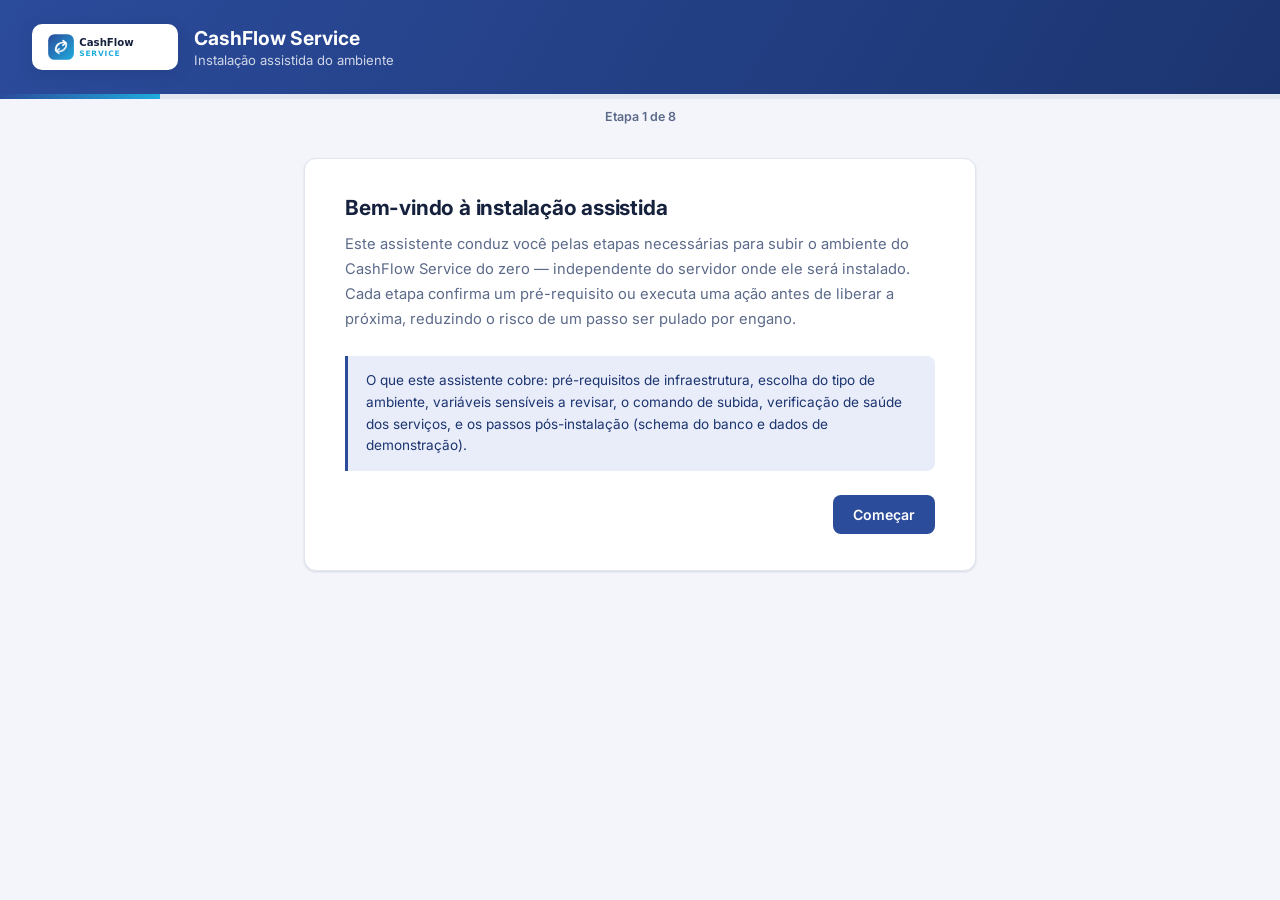
<file: onboarding/onboarding.html>
<!DOCTYPE html>
<html lang="pt-BR">
<head>
<meta charset="UTF-8">
<meta name="viewport" content="width=device-width, initial-scale=1.0">
<title>CashFlow Service — Instalação assistida</title>
<link rel="preconnect" href="https://fonts.googleapis.com">
<link href="https://fonts.googleapis.com/css2?family=Inter:wght@400;500;600;700;800&display=swap" rel="stylesheet">
<link rel="stylesheet" href="onboarding.css">
</head>
<body>

<div class="pagina-checando" id="pagina-checando">
  <div class="checando-caixa">
    <div class="spinner-grande"></div>
    <p>Verificando se o ambiente já está em execução…</p>
  </div>
</div>

<div class="pagina-ja-rodando" id="pagina-ja-rodando">
  <div class="aviso-caixa">
    <div class="marca-onboarding">
      <img src="assets/cashflow-logo.svg" alt="CashFlow Service" />
    </div>
    <span class="icone-grande">✅</span>
    <h1>O ambiente já está em execução</h1>
    <p>O painel em <code>localhost:5100</code> já está respondendo. A instalação assistida só faz sentido antes de qualquer serviço estar no ar — isso evita reconfigurar ou reiniciar algo que já está funcionando.</p>
    <a class="botao botao-primario" href="http://localhost:5100" target="_blank" rel="noopener">Abrir o painel</a>
    <button class="botao-texto" onclick="forcarQuiz()">Quero rever a instalação assistida mesmo assim</button>
  </div>
</div>

<div class="app" id="app" style="display: none;">

  <header class="topo">
    <div class="marca-onboarding">
      <img src="assets/cashflow-logo.svg" alt="CashFlow Service" />
    </div>
    <div class="marca-texto">
      <h1>CashFlow Service</h1>
      <p>Instalação assistida do ambiente</p>
    </div>
  </header>

  <div class="progresso-trilha">
    <div class="progresso-barra" id="progresso-barra"></div>
  </div>
  <div class="progresso-rotulo" id="progresso-rotulo"></div>

  <main class="conteudo">

    <!-- Etapa 1: Boas-vindas -->
    <section class="etapa" data-etapa="1">
      <h2>Bem-vindo à instalação assistida</h2>
      <p class="etapa-descricao">
        Este assistente conduz você pelas etapas necessárias para subir o ambiente do CashFlow
        Service do zero — independente do servidor onde ele será instalado. Cada etapa confirma
        um pré-requisito ou executa uma ação antes de liberar a próxima, reduzindo o risco de um
        passo ser pulado por engano.
      </p>
      <div class="info-caixa">
        O que este assistente cobre: pré-requisitos de infraestrutura, escolha do tipo de
        ambiente, variáveis sensíveis a revisar, o comando de subida, verificação de saúde dos
        serviços, e os passos pós-instalação (schema do banco e dados de demonstração).
      </div>
      <div class="etapa-acoes">
        <button class="botao botao-primario" onclick="irParaEtapa(2)">Começar</button>
      </div>
    </section>

    <!-- Etapa 2: Pré-requisitos -->
    <section class="etapa" data-etapa="2">
      <h2>Pré-requisitos de infraestrutura</h2>
      <p class="etapa-descricao">
        O ambiente roda inteiramente em containers Docker. Confirme cada item antes de prosseguir
        — isso vale tanto para a sua máquina local quanto para qualquer servidor onde o ambiente
        será implantado.
      </p>

      <div class="checklist">
        <label class="checklist-item">
          <input type="checkbox" class="chk-prereq" onchange="atualizarPrereq()">
          <div>
            <strong>Docker Engine instalado e em execução</strong>
            <p>Docker Desktop (Windows/Mac) ou Docker Engine (Linux), versão 24 ou superior. <a href="https://docs.docker.com/get-docker/" target="_blank" rel="noopener">Guia oficial de instalação ↗</a></p>
          </div>
        </label>
        <label class="checklist-item">
          <input type="checkbox" class="chk-prereq" onchange="atualizarPrereq()">
          <div>
            <strong>Docker Compose disponível</strong>
            <p>Já incluso no Docker Desktop. Em Linux, confirme com <code>docker compose version</code>.</p>
          </div>
        </label>
        <label class="checklist-item">
          <input type="checkbox" class="chk-prereq" onchange="atualizarPrereq()">
          <div>
            <strong>Portas livres no host</strong>
            <p>5080, 5090, 5100, 1433, 5672, 15672, 9090, 9093 e 3000 não podem estar em uso por outro processo.</p>
          </div>
        </label>
        <label class="checklist-item">
          <input type="checkbox" class="chk-prereq" onchange="atualizarPrereq()">
          <div>
            <strong>Recursos mínimos disponíveis</strong>
            <p>Pelo menos 4 GB de RAM e 10 GB de espaço em disco livres alocados ao Docker — SQL Server e RabbitMQ são os serviços mais exigentes do conjunto.</p>
          </div>
        </label>
      </div>

      <div class="etapa-acoes">
        <button class="botao botao-secundario" onclick="irParaEtapa(1)">Voltar</button>
        <button class="botao botao-primario" id="btn-avancar-prereq" onclick="irParaEtapa(3)" disabled>Confirmar e avançar</button>
      </div>
    </section>

    <!-- Etapa 3: Tipo de ambiente -->
    <section class="etapa" data-etapa="3">
      <h2>Onde este ambiente será instalado?</h2>
      <p class="etapa-descricao">
        A stack é a mesma em qualquer lugar — o que muda é como os serviços são acessados de fora
        do host. Escolha a opção que descreve este servidor.
      </p>

      <div class="opcoes-ambiente">
        <label class="opcao-card">
          <input type="radio" name="tipo-ambiente" value="local" checked onchange="atualizarTipoAmbiente()">
          <div>
            <strong>Estação local de desenvolvimento</strong>
            <p>Os serviços são acessados via <code>localhost</code>. Nenhuma configuração adicional de rede é necessária.</p>
          </div>
        </label>
        <label class="opcao-card">
          <input type="radio" name="tipo-ambiente" value="servidor" onchange="atualizarTipoAmbiente()">
          <div>
            <strong>Servidor remoto (homologação, cliente, nuvem)</strong>
            <p>Os serviços precisam ser acessados pelo IP ou hostname do servidor — libere as portas listadas na etapa anterior no firewall/grupo de segurança, e troque as credenciais padrão (próxima etapa).</p>
          </div>
        </label>
      </div>

      <div class="aviso-caixa aviso-servidor" id="aviso-servidor" style="display: none;">
        Em um servidor remoto, substitua <code>localhost</code> por o IP/hostname do servidor em
        todas as URLs mencionadas neste assistente e na documentação. As portas continuam as
        mesmas, mas precisam estar liberadas para a origem que vai acessá-las.
      </div>

      <div class="etapa-acoes">
        <button class="botao botao-secundario" onclick="irParaEtapa(2)">Voltar</button>
        <button class="botao botao-primario" onclick="irParaEtapa(4)">Avançar</button>
      </div>
    </section>

    <!-- Etapa 4: Credenciais e segredos -->
    <section class="etapa" data-etapa="4">
      <h2>Revise as credenciais padrão</h2>
      <p class="etapa-descricao">
        O <code>docker-compose.yml</code> vem com credenciais padrão para subir rapidamente em
        ambiente de desenvolvimento. Elas <strong>nunca</strong> devem ser usadas como estão em um
        ambiente real.
      </p>

      <div class="tabela-credenciais">
        <div class="credencial-cabecalho">
          <span>Credencial</span>
          <span>Valor padrão no repositório</span>
          <span>Variável para trocar</span>
        </div>
        <div class="credencial-linha">
          <span class="credencial-nome">SQL Server (usuário <code>sa</code>)</span>
          <span class="credencial-valor">
            <code class="valor-mascarado" data-valor="Fluxo@Caixa2026!">••••••••••••••••</code>
            <button class="botao-olho" onclick="alternarVisibilidade(this)" aria-label="Mostrar valor">👁</button>
          </span>
          <span class="credencial-var"><code>MSSQL_SA_PASSWORD</code></span>
        </div>
        <div class="credencial-linha">
          <span class="credencial-nome">RabbitMQ Management</span>
          <span class="credencial-valor">
            <code class="valor-mascarado" data-valor="guest / guest">••••• / •••••</code>
            <button class="botao-olho" onclick="alternarVisibilidade(this)" aria-label="Mostrar valor">👁</button>
          </span>
          <span class="credencial-var"><code>RABBITMQ_DEFAULT_USER</code> / <code>RABBITMQ_DEFAULT_PASS</code></span>
        </div>
        <div class="credencial-linha">
          <span class="credencial-nome">Grafana (admin)</span>
          <span class="credencial-valor">
            <code class="valor-mascarado" data-valor="admin">•••••</code>
            <button class="botao-olho" onclick="alternarVisibilidade(this)" aria-label="Mostrar valor">👁</button>
          </span>
          <span class="credencial-var"><code>GF_SECURITY_ADMIN_PASSWORD</code></span>
        </div>
        <div class="credencial-linha">
          <span class="credencial-nome">Chave de assinatura JWT</span>
          <span class="credencial-valor">
            <code class="valor-mascarado" data-valor="CHANGE_ME_MINIMUM_32_CHARACTERS_SECRET">••••••••••••••••••••••••••••••••••••••</code>
            <button class="botao-olho" onclick="alternarVisibilidade(this)" aria-label="Mostrar valor">👁</button>
          </span>
          <span class="credencial-var"><code>Jwt__SigningKey</code></span>
        </div>
        <div class="credencial-linha">
          <span class="credencial-nome">Login do painel (usuário <code>admin</code>)</span>
          <span class="credencial-valor">
            <code class="valor-mascarado" data-valor="admin123">••••••••</code>
            <button class="botao-olho" onclick="alternarVisibilidade(this)" aria-label="Mostrar valor">👁</button>
          </span>
          <span class="credencial-var"><code>DashboardAuth__Usuario</code> / <code>DashboardAuth__SenhaHash</code></span>
        </div>
      </div>
      <p class="tabela-legenda">
        Os valores acima são exatamente os que estão hoje em <code>docker-compose.yml</code> — não
        são genéricos. Clique no ícone de olho para revelar cada um. Troque-os editando o próprio
        arquivo (ou sobrepondo via
        variáveis de ambiente do host) antes de subir um ambiente que não seja uma estação local
        isolada.
      </p>
      <div class="info-caixa">
        <strong>Importante sobre o login do painel:</strong> <code>DashboardAuth__SenhaHash</code>
        espera o hash SHA-256 da senha, não a senha em texto puro. Calcule o novo hash antes de
        trocar — em PowerShell:
        <code>[System.BitConverter]::ToString([System.Security.Cryptography.SHA256]::Create().ComputeHash([System.Text.Encoding]::UTF8.GetBytes("sua-senha-nova"))).Replace("-","").ToLower()</code>
      </div>

      <div class="checklist">
        <label class="checklist-item">
          <input type="checkbox" id="chk-ambiente-dev" onchange="atualizarCredenciais()">
          <div>
            <strong>Este é um ambiente de desenvolvimento/demonstração local</strong>
            <p>Mantenho as credenciais padrão do repositório — aceitável apenas para uso local isolado.</p>
          </div>
        </label>
      </div>

      <div class="aviso-caixa aviso-producao" id="aviso-producao" style="display: none;">
        Em qualquer ambiente acessível por mais de uma pessoa ou pela rede, troque todas as
        credenciais acima antes de subir os containers, e defina
        <code>Orchestration__AmbienteProducao=true</code> na configuração do
        <code>statuspage-api</code> — isso bloqueia no backend qualquer tentativa de rodar scripts
        de schema ou seed de demonstração contra esse ambiente pelo painel.
      </div>

      <div class="etapa-acoes">
        <button class="botao botao-secundario" onclick="irParaEtapa(3)">Voltar</button>
        <button class="botao botao-primario" onclick="irParaEtapa(5)">Avançar</button>
      </div>
    </section>

    <!-- Etapa 5: Subir o ambiente -->
    <section class="etapa" data-etapa="5">
      <h2>Subir o ambiente</h2>
      <p class="etapa-descricao">
        A partir da raiz do repositório, execute o comando abaixo. Ele constrói as imagens dos
        três serviços .NET e inicia toda a stack: SQL Server, RabbitMQ, Lançamentos, Consolidado,
        o painel, Prometheus, Grafana e Alertmanager.
      </p>

      <div class="comando-caixa">
        <code id="comando-subir">docker compose up -d --build</code>
        <button class="botao botao-secundario" onclick="copiar('comando-subir')">Copiar</button>
      </div>

      <div class="info-caixa">
        A primeira execução leva alguns minutos (build das imagens .NET e download das imagens
        base). Execuções seguintes são mais rápidas, já que o Docker reaproveita as camadas já
        construídas.
      </div>

      <div class="etapa-acoes">
        <button class="botao botao-secundario" onclick="irParaEtapa(4)">Voltar</button>
        <button class="botao botao-primario" onclick="irParaEtapa(6)">Já executei o comando</button>
      </div>
    </section>

    <!-- Etapa 6: Verificação de saúde -->
    <section class="etapa" data-etapa="6">
      <h2>Verificar se os serviços subiram corretamente</h2>
      <p class="etapa-descricao">
        Clique em verificar para testar se o painel e as APIs de negócio já estão respondendo.
        Isso pode levar alguns minutos na primeira subida, enquanto o SQL Server inicializa.
      </p>

      <div class="verificacao-grid" id="verificacao-grid">
        <div class="verificacao-item" data-servico="painel">
          <span class="verificacao-nome">Painel (statuspage-api)</span>
          <span class="verificacao-status status-pendente">Não verificado</span>
        </div>
        <div class="verificacao-item" data-servico="lancamentos">
          <span class="verificacao-nome">Lançamentos API</span>
          <span class="verificacao-status status-pendente">Não verificado</span>
        </div>
        <div class="verificacao-item" data-servico="consolidado">
          <span class="verificacao-nome">Consolidado API</span>
          <span class="verificacao-status status-pendente">Não verificado</span>
        </div>
      </div>

      <div class="etapa-acoes">
        <button class="botao botao-secundario" onclick="irParaEtapa(5)">Voltar</button>
        <button class="botao botao-secundario" id="btn-verificar" onclick="verificarServicos()">Verificar agora</button>
        <button class="botao botao-primario" id="btn-avancar-verificacao" onclick="irParaEtapa(7)">Avançar</button>
      </div>
    </section>

    <!-- Etapa 7: Pós-instalação -->
    <section class="etapa" data-etapa="7">
      <h2>Passos pós-instalação (opcionais)</h2>
      <p class="etapa-descricao">
        As tabelas e a política de Row-Level Security são aplicadas automaticamente na primeira
        subida — nenhum passo manual é necessário para isso. Os dois itens abaixo são opcionais e
        ficam disponíveis diretamente no painel, na seção "Ações de instalação e carga".
      </p>

      <div class="checklist checklist-informativo">
        <div class="checklist-item">
          <span class="checklist-icone">🗄️</span>
          <div>
            <strong>Aplicar scripts de banco manualmente</strong>
            <p>Útil apenas se você quiser reaplicar o schema contra um SQL Server externo ao Docker Compose. O painel pede confirmação do servidor de destino antes de executar, e fica bloqueado enquanto a aplicação estiver em uso.</p>
          </div>
        </div>
        <div class="checklist-item">
          <span class="checklist-icone">🌱</span>
          <div>
            <strong>Popular dados de demonstração</strong>
            <p>Gera uma carteira de ~20 comerciantes com 30 dias de lançamentos simulados, via chamadas reais às APIs — útil para explorar o dashboard e os relatórios com dados reais em vez de um ambiente vazio.</p>
          </div>
        </div>
        <div class="checklist-item">
          <span class="checklist-icone">🔑</span>
          <div>
            <strong>Gerar um token de autenticação de teste</strong>
            <p>Necessário para chamar as APIs de negócio diretamente (via Swagger ou um cliente HTTP). Disponível na última seção do painel.</p>
          </div>
        </div>
      </div>

      <div class="etapa-acoes">
        <button class="botao botao-secundario" onclick="irParaEtapa(6)">Voltar</button>
        <button class="botao botao-primario" onclick="irParaEtapa(8)">Concluir</button>
      </div>
    </section>

    <!-- Etapa 8: Conclusão -->
    <section class="etapa" data-etapa="8">
      <div class="conclusao">
        <span class="icone-grande">🎉</span>
        <h2>Instalação assistida concluída</h2>
        <p class="etapa-descricao">
          O ambiente está pronto para uso. A partir de agora, use o painel para acompanhar a
          saúde dos serviços, consultar a documentação de arquitetura e executar as ações
          operacionais do dia a dia.
        </p>
        <a class="botao botao-primario botao-grande" href="http://localhost:5100" target="_blank" rel="noopener">Abrir o painel</a>
        <button class="botao-texto" onclick="irParaEtapa(1)">Rever a instalação assistida desde o início</button>
      </div>
    </section>

  </main>

</div>

<script src="onboarding.js"></script>
</body>
</html>
</file>
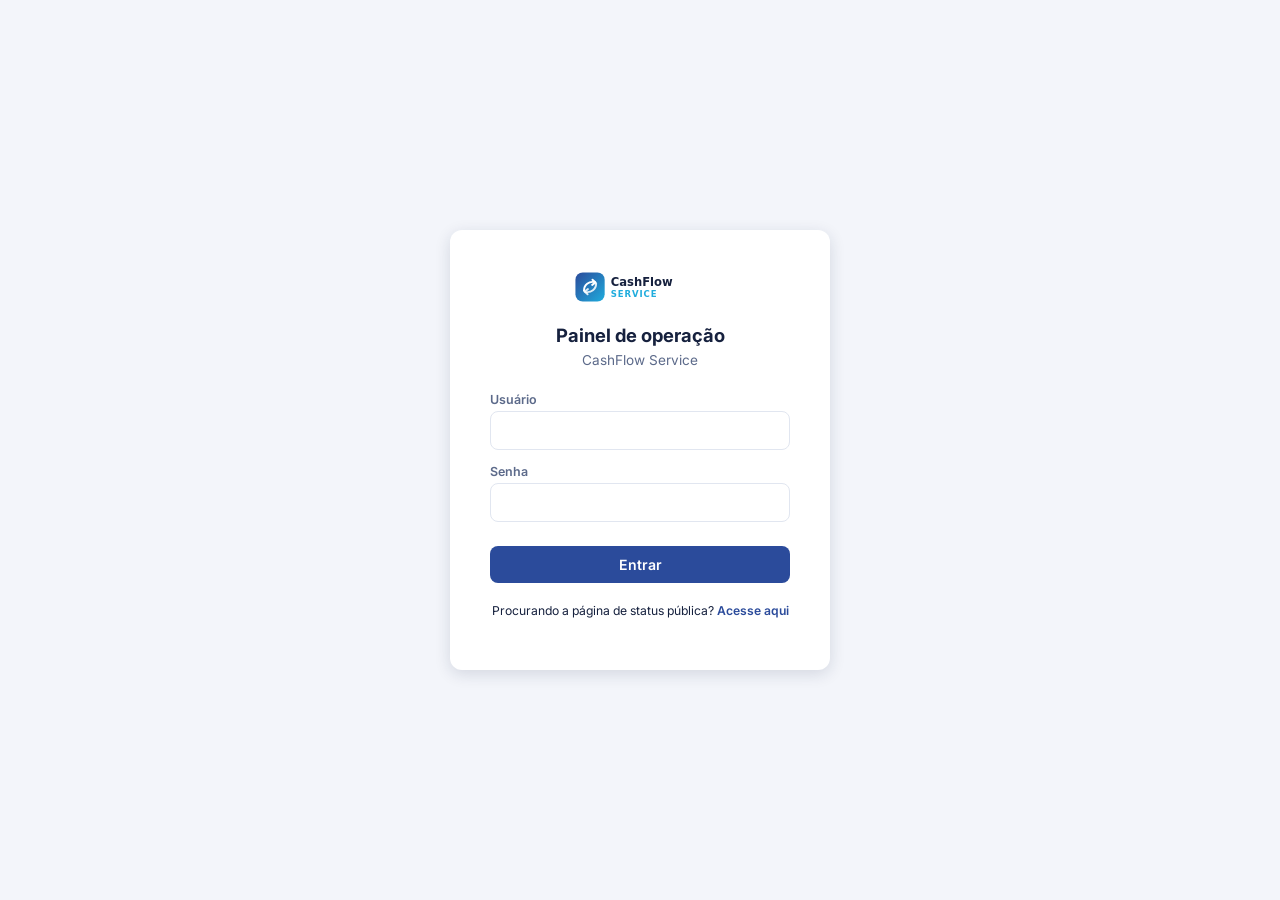
<file: src/StatusPage.Api/wwwroot/login.html>
<!DOCTYPE html>
<html lang="pt-BR">
<head>
<meta charset="UTF-8">
<meta name="viewport" content="width=device-width, initial-scale=1.0">
<title>CashFlow Service — Login do painel</title>
<link rel="preconnect" href="https://fonts.googleapis.com">
<link href="https://fonts.googleapis.com/css2?family=Inter:wght@400;500;600;700;800&display=swap" rel="stylesheet">
<link rel="stylesheet" href="styles.css">
<style>
  body {
    display: flex;
    align-items: center;
    justify-content: center;
    min-height: 100vh;
  }

  .login-caixa {
    background: var(--cor-superficie);
    border-radius: var(--raio);
    box-shadow: var(--sombra-elevada);
    padding: 40px;
    max-width: 380px;
    width: 100%;
  }

  .login-marca {
    display: flex;
    justify-content: center;
    margin-bottom: 20px;
  }

  .login-marca img {
    height: 34px;
  }

  .login-caixa h1 {
    font-size: 1.15rem;
    text-align: center;
    margin: 0 0 6px;
  }

  .login-caixa p.subtitulo {
    text-align: center;
    color: var(--cor-texto-secundario);
    font-size: 0.85rem;
    margin: 0 0 24px;
  }

  .login-campo {
    margin-bottom: 14px;
  }

  .login-campo label {
    display: block;
    font-size: 0.78rem;
    font-weight: 600;
    color: var(--cor-texto-secundario);
    margin-bottom: 4px;
  }

  .login-campo input {
    width: 100%;
    border: 1px solid var(--cor-borda);
    border-radius: var(--raio-pequeno);
    padding: 10px 12px;
    font-size: 0.9rem;
    font-family: inherit;
  }

  .login-campo input:focus {
    outline: 2px solid var(--cor-primaria);
    outline-offset: 1px;
  }

  .login-botao {
    width: 100%;
    margin-top: 10px;
  }

  .login-erro {
    display: none;
    background: #fdeaea;
    border: 1px solid #f0b8b8;
    color: var(--cor-erro);
    border-radius: var(--raio-pequeno);
    padding: 10px 12px;
    font-size: 0.8rem;
    margin-bottom: 14px;
  }

  .login-erro.visivel {
    display: block;
  }

  .login-rodape {
    text-align: center;
    margin-top: 20px;
    font-size: 0.76rem;
  }

  .login-rodape a {
    color: var(--cor-primaria);
    font-weight: 600;
    text-decoration: none;
  }
</style>
</head>
<body>

<div class="login-caixa">
  <div class="login-marca">
    <img src="assets/cashflow-logo.svg" alt="CashFlow Service" />
  </div>
  <h1>Painel de operação</h1>
  <p class="subtitulo">CashFlow Service</p>

  <div class="login-erro" id="login-erro">Usuário ou senha inválidos.</div>

  <form id="form-login">
    <div class="login-campo">
      <label for="input-usuario">Usuário</label>
      <input type="text" id="input-usuario" autocomplete="username" required>
    </div>
    <div class="login-campo">
      <label for="input-senha">Senha</label>
      <input type="password" id="input-senha" autocomplete="current-password" required>
    </div>
    <button type="submit" class="botao botao-primario login-botao" id="btn-entrar">Entrar</button>
  </form>

  <p class="login-rodape">
    Procurando a página de status pública? <a href="/status">Acesse aqui</a>
  </p>
</div>

<script src="login.js"></script>
</body>
</html>
</file>
<file: onboarding/onboarding.css>
:root {
  --cor-primaria: #2b4b9b;
  --cor-primaria-escura: #1c3570;
  --cor-primaria-clara: #e9edf9;
  --cor-destaque: #1facdd;
  --cor-destaque-escura: #1587b0;
  --cor-fundo: #f3f5fa;
  --cor-superficie: #ffffff;
  --cor-borda: #e1e6f0;
  --cor-texto: #16213e;
  --cor-texto-secundario: #5c6a8a;
  --cor-sucesso: #1a8f4c;
  --cor-alerta: #d08c00;
  --cor-erro: #c43b3b;
  --raio: 12px;
  --raio-pequeno: 8px;
  --sombra: 0 1px 2px rgba(23, 33, 70, 0.06), 0 1px 3px rgba(23, 33, 70, 0.08);
  --sombra-elevada: 0 4px 16px rgba(23, 33, 70, 0.14);
  --fonte: "Inter", system-ui, -apple-system, "Segoe UI", sans-serif;
}

* {
  box-sizing: border-box;
}

body {
  margin: 0;
  font-family: var(--fonte);
  background: var(--cor-fundo);
  color: var(--cor-texto);
  -webkit-font-smoothing: antialiased;
}

code {
  background: var(--cor-fundo);
  border-radius: 4px;
  padding: 2px 6px;
  font-size: 0.88em;
  font-family: "SFMono-Regular", Consolas, Menlo, monospace;
}

/* ===== Tela de checagem inicial ===== */

.pagina-checando {
  position: fixed;
  inset: 0;
  background: linear-gradient(135deg, var(--cor-primaria-escura) 0%, var(--cor-primaria) 100%);
  display: flex;
  align-items: center;
  justify-content: center;
  z-index: 10;
}

.checando-caixa {
  text-align: center;
  color: #fff;
}

.spinner-grande {
  width: 40px;
  height: 40px;
  border: 3px solid rgba(255, 255, 255, 0.3);
  border-top-color: #fff;
  border-radius: 50%;
  animation: girar 0.8s linear infinite;
  margin: 0 auto 16px;
}

@keyframes girar {
  to { transform: rotate(360deg); }
}

/* ===== Tela "já está rodando" ===== */

.pagina-ja-rodando {
  display: none;
  position: fixed;
  inset: 0;
  background: var(--cor-fundo);
  align-items: center;
  justify-content: center;
  padding: 20px;
  z-index: 9;
}

.aviso-caixa {
  background: var(--cor-superficie);
  border-radius: var(--raio);
  box-shadow: var(--sombra-elevada);
  padding: 40px;
  max-width: 480px;
  width: 100%;
  text-align: center;
}

.aviso-caixa p {
  color: var(--cor-texto-secundario);
  line-height: 1.6;
  margin: 16px 0 24px;
}

.icone-grande {
  font-size: 2.5rem;
  display: block;
  margin-bottom: 12px;
}

/* ===== Layout principal ===== */

.app {
  min-height: 100vh;
}

.topo {
  background: linear-gradient(120deg, var(--cor-primaria) 0%, var(--cor-primaria-escura) 100%);
  color: #fff;
  padding: 24px 32px;
  display: flex;
  align-items: center;
  gap: 16px;
}

.marca-onboarding {
  background: #fff;
  border-radius: 10px;
  padding: 8px 14px;
  display: flex;
  align-items: center;
  box-shadow: var(--sombra-elevada);
  flex-shrink: 0;
}

.marca-onboarding img {
  height: 30px;
  width: auto;
  display: block;
}

.marca-texto h1 {
  margin: 0;
  font-size: 1.2rem;
  font-weight: 700;
}

.marca-texto p {
  margin: 2px 0 0;
  font-size: 0.82rem;
  color: rgba(255, 255, 255, 0.78);
}

.progresso-trilha {
  height: 5px;
  background: var(--cor-borda);
}

.progresso-barra {
  height: 100%;
  background: linear-gradient(90deg, var(--cor-primaria), var(--cor-destaque));
  transition: width 0.3s ease;
  width: 12.5%;
}

.progresso-rotulo {
  text-align: center;
  font-size: 0.78rem;
  color: var(--cor-texto-secundario);
  padding: 10px 0;
  font-weight: 600;
}

.conteudo {
  max-width: 720px;
  margin: 0 auto;
  padding: 24px 24px 80px;
}

.etapa {
  display: none;
  background: var(--cor-superficie);
  border: 1px solid var(--cor-borda);
  border-radius: var(--raio);
  padding: 36px 40px;
  box-shadow: var(--sombra);
  animation: aparecer 0.25s ease;
}

.etapa.ativa {
  display: block;
}

@keyframes aparecer {
  from { opacity: 0; transform: translateY(6px); }
  to { opacity: 1; transform: translateY(0); }
}

.etapa h2 {
  margin: 0 0 12px;
  font-size: 1.3rem;
  letter-spacing: -0.01em;
}

.etapa-descricao {
  color: var(--cor-texto-secundario);
  line-height: 1.7;
  font-size: 0.92rem;
  margin: 0 0 24px;
}

.info-caixa {
  background: var(--cor-primaria-clara);
  border-left: 3px solid var(--cor-primaria);
  border-radius: 0 var(--raio-pequeno) var(--raio-pequeno) 0;
  padding: 14px 18px;
  font-size: 0.85rem;
  color: var(--cor-primaria-escura);
  line-height: 1.6;
  margin-bottom: 24px;
}

.aviso-caixa {
  background: #fff6e5;
  border: 1px solid #f1d58c;
  color: #7a5600;
  border-radius: var(--raio-pequeno);
  padding: 14px 16px;
  font-size: 0.85rem;
  line-height: 1.6;
  margin-bottom: 24px;
}

.aviso-producao {
  background: #fdeaea;
  border-color: #f0b8b8;
  color: var(--cor-erro);
}

/* ===== Checklist ===== */

.checklist {
  display: flex;
  flex-direction: column;
  gap: 12px;
  margin-bottom: 24px;
}

.checklist-item {
  display: flex;
  align-items: flex-start;
  gap: 14px;
  background: var(--cor-fundo);
  border: 1px solid var(--cor-borda);
  border-radius: var(--raio-pequeno);
  padding: 14px 16px;
  cursor: pointer;
  transition: border-color 0.15s ease, background 0.15s ease;
}

.checklist-item:has(input:checked) {
  border-color: var(--cor-primaria);
  background: var(--cor-primaria-clara);
}

.checklist-item input[type="checkbox"] {
  margin-top: 3px;
  width: 18px;
  height: 18px;
  accent-color: var(--cor-primaria);
  flex-shrink: 0;
  cursor: pointer;
}

.checklist-item strong {
  font-size: 0.9rem;
  display: block;
  margin-bottom: 3px;
}

.checklist-item p {
  margin: 0;
  font-size: 0.82rem;
  color: var(--cor-texto-secundario);
  line-height: 1.5;
}

.checklist-item a {
  color: var(--cor-primaria);
  font-weight: 600;
}

.checklist-informativo .checklist-item {
  cursor: default;
}

.checklist-icone {
  font-size: 1.3rem;
  flex-shrink: 0;
}

/* ===== Opções de ambiente ===== */

.opcoes-ambiente {
  display: flex;
  flex-direction: column;
  gap: 12px;
  margin-bottom: 20px;
}

.opcao-card {
  display: flex;
  align-items: flex-start;
  gap: 14px;
  border: 1px solid var(--cor-borda);
  border-radius: var(--raio-pequeno);
  padding: 16px;
  cursor: pointer;
  transition: border-color 0.15s ease, background 0.15s ease;
}

.opcao-card:has(input:checked) {
  border-color: var(--cor-primaria);
  background: var(--cor-primaria-clara);
}

.opcao-card input[type="radio"] {
  margin-top: 3px;
  width: 18px;
  height: 18px;
  accent-color: var(--cor-primaria);
  flex-shrink: 0;
  cursor: pointer;
}

.opcao-card strong {
  font-size: 0.92rem;
  display: block;
  margin-bottom: 4px;
}

.opcao-card p {
  margin: 0;
  font-size: 0.83rem;
  color: var(--cor-texto-secundario);
  line-height: 1.5;
}

/* ===== Tabela de credenciais ===== */

.tabela-credenciais {
  border: 1px solid var(--cor-borda);
  border-radius: var(--raio-pequeno);
  overflow: hidden;
  margin-bottom: 10px;
}

.credencial-cabecalho,
.credencial-linha {
  display: grid;
  grid-template-columns: 1.1fr 1.2fr 1.4fr;
  align-items: center;
  gap: 12px;
  padding: 12px 16px;
  font-size: 0.85rem;
  border-bottom: 1px solid var(--cor-borda);
}

.credencial-cabecalho {
  background: var(--cor-primaria-clara);
  color: var(--cor-primaria-escura);
  font-size: 0.72rem;
  font-weight: 700;
  text-transform: uppercase;
  letter-spacing: 0.03em;
}

.credencial-linha:last-child {
  border-bottom: none;
}

.credencial-linha:nth-child(even) {
  background: var(--cor-fundo);
}

.credencial-valor {
  display: flex;
  align-items: center;
  gap: 8px;
}

.credencial-valor code {
  color: var(--cor-erro);
}

.botao-olho {
  border: none;
  background: var(--cor-fundo);
  border-radius: 6px;
  width: 26px;
  height: 26px;
  display: inline-flex;
  align-items: center;
  justify-content: center;
  cursor: pointer;
  font-size: 0.85rem;
  flex-shrink: 0;
  padding: 0;
  transition: background 0.15s ease;
}

.botao-olho:hover {
  background: var(--cor-primaria-clara);
}

.tabela-legenda {
  font-size: 0.8rem;
  color: var(--cor-texto-secundario);
  line-height: 1.6;
  margin: 0 0 24px;
}

/* ===== Comando copiável ===== */

.comando-caixa {
  display: flex;
  align-items: center;
  gap: 10px;
  background: #0f1620;
  border-radius: var(--raio-pequeno);
  padding: 14px 16px;
  margin-bottom: 20px;
}

.comando-caixa code {
  flex: 1;
  background: none;
  color: #d7e2f0;
  padding: 0;
  font-size: 0.85rem;
}

/* ===== Verificação de serviços ===== */

.verificacao-grid {
  display: flex;
  flex-direction: column;
  gap: 10px;
  margin-bottom: 24px;
}

.verificacao-item {
  display: flex;
  justify-content: space-between;
  align-items: center;
  border: 1px solid var(--cor-borda);
  border-radius: var(--raio-pequeno);
  padding: 12px 16px;
  font-size: 0.88rem;
}

.verificacao-status {
  font-size: 0.78rem;
  font-weight: 700;
  padding: 4px 10px;
  border-radius: 999px;
}

.status-pendente {
  background: var(--cor-fundo);
  color: var(--cor-texto-secundario);
}

.status-ok {
  background: #e4f5ea;
  color: var(--cor-sucesso);
}

.status-falha {
  background: #fdeaea;
  color: var(--cor-erro);
}

.status-verificando {
  background: #fff6e5;
  color: var(--cor-alerta);
}

/* ===== Conclusão ===== */

.conclusao {
  text-align: center;
}

.botao-grande {
  font-size: 1rem;
  padding: 14px 32px;
}

/* ===== Botões ===== */

.etapa-acoes {
  display: flex;
  gap: 10px;
  justify-content: flex-end;
  flex-wrap: wrap;
}

.botao {
  display: inline-flex;
  align-items: center;
  justify-content: center;
  gap: 8px;
  border: none;
  border-radius: var(--raio-pequeno);
  padding: 11px 20px;
  font-size: 0.88rem;
  font-weight: 600;
  cursor: pointer;
  transition: filter 0.15s ease, transform 0.05s ease, opacity 0.15s ease;
  font-family: inherit;
  text-decoration: none;
}

.botao:active {
  transform: translateY(1px);
}

.botao-primario {
  background: var(--cor-primaria);
  color: #fff;
}

.botao-primario:hover {
  filter: brightness(1.08);
}

.botao-primario:disabled {
  opacity: 0.5;
  cursor: not-allowed;
}

.botao-secundario {
  background: var(--cor-primaria-clara);
  color: var(--cor-primaria-escura);
}

.botao-secundario:hover {
  filter: brightness(0.97);
}

.botao-texto {
  display: block;
  margin: 16px auto 0;
  border: none;
  background: none;
  color: var(--cor-primaria);
  font-size: 0.82rem;
  font-weight: 600;
  cursor: pointer;
  font-family: inherit;
}

.botao-texto:hover {
  text-decoration: underline;
}

@media (max-width: 640px) {
  .topo {
    padding: 18px 20px;
  }

  .conteudo {
    padding: 16px 16px 60px;
  }

  .etapa {
    padding: 24px 20px;
  }

  .etapa-acoes {
    flex-direction: column-reverse;
  }

  .etapa-acoes .botao {
    width: 100%;
  }

  .credencial-linha {
    flex-direction: column;
    align-items: flex-start;
    gap: 4px;
  }
}
</file>
<file: src/StatusPage.Api/wwwroot/styles.css>
:root {
  --cor-primaria: #2b4b9b;
  --cor-primaria-escura: #1c3570;
  --cor-primaria-clara: #e9edf9;
  --cor-destaque: #1facdd;
  --cor-destaque-escura: #1587b0;
  --cor-fundo: #f3f5fa;
  --cor-superficie: #ffffff;
  --cor-borda: #e1e6f0;
  --cor-texto: #16213e;
  --cor-texto-secundario: #5c6a8a;
  --cor-sucesso: #1a8f4c;
  --cor-alerta: #d08c00;
  --cor-erro: #c43b3b;
  --raio: 12px;
  --raio-pequeno: 8px;
  --sombra: 0 1px 2px rgba(23, 33, 70, 0.06), 0 1px 3px rgba(23, 33, 70, 0.08);
  --sombra-elevada: 0 4px 16px rgba(23, 33, 70, 0.14);
  --fonte: "Inter", system-ui, -apple-system, "Segoe UI", sans-serif;
}

* {
  box-sizing: border-box;
}

body {
  margin: 0;
  font-family: var(--fonte);
  background: var(--cor-fundo);
  color: var(--cor-texto);
  -webkit-font-smoothing: antialiased;
}

a {
  color: inherit;
}

.app-header {
  background: linear-gradient(120deg, var(--cor-primaria) 0%, var(--cor-primaria-escura) 100%);
  color: #fff;
  padding: 18px 32px;
  display: flex;
  align-items: center;
  justify-content: space-between;
  gap: 16px;
  flex-wrap: wrap;
}

.botao-sair {
  border: 1px solid rgba(255, 255, 255, 0.35);
  background: rgba(255, 255, 255, 0.1);
  color: #fff;
  border-radius: var(--raio-pequeno);
  padding: 8px 16px;
  font-size: 0.82rem;
  font-weight: 600;
  cursor: pointer;
  font-family: inherit;
  transition: background 0.15s ease;
}

.botao-sair:hover {
  background: rgba(255, 255, 255, 0.2);
}

.marca {
  display: flex;
  align-items: center;
  gap: 16px;
}

.marca-logo {
  background: #fff;
  border-radius: 10px;
  padding: 8px 14px;
  display: flex;
  align-items: center;
  box-shadow: var(--sombra-elevada);
  flex-shrink: 0;
}

.marca-logo img {
  height: 32px;
  width: auto;
  display: block;
}

.marca-separador {
  width: 1px;
  align-self: stretch;
  background: rgba(255, 255, 255, 0.25);
}

.marca-texto h1 {
  margin: 0;
  font-size: 1.15rem;
  font-weight: 700;
  letter-spacing: -0.01em;
}

.marca-texto p {
  margin: 2px 0 0;
  font-size: 0.8rem;
  color: rgba(255, 255, 255, 0.78);
}

.rotas {
  display: flex;
  gap: 4px;
  background: rgba(255, 255, 255, 0.12);
  padding: 4px;
  border-radius: 10px;
}

.rota-botao {
  border: none;
  background: transparent;
  color: rgba(255, 255, 255, 0.85);
  padding: 8px 18px;
  border-radius: 8px;
  font-size: 0.9rem;
  font-weight: 600;
  cursor: pointer;
  transition: background 0.15s ease, color 0.15s ease;
  font-family: inherit;
}

.rota-botao.ativa {
  background: #fff;
  color: var(--cor-primaria-escura);
}

.rota-botao:not(.ativa):hover {
  background: rgba(255, 255, 255, 0.18);
}

.rota {
  display: none;
}

.rota.ativa {
  display: block;
}

main {
  max-width: 1120px;
  margin: 0 auto;
  padding: 32px 24px 64px;
}

.secao {
  margin-bottom: 36px;
}

.secao-titulo {
  display: flex;
  align-items: baseline;
  justify-content: space-between;
  margin-bottom: 14px;
  flex-wrap: wrap;
  gap: 8px;
}

.secao-titulo h2 {
  font-size: 1.05rem;
  margin: 0;
  font-weight: 700;
}

.secao-titulo .descricao {
  font-size: 0.85rem;
  color: var(--cor-texto-secundario);
}

.grid {
  display: grid;
  gap: 16px;
}

.grid-status {
  grid-template-columns: repeat(auto-fit, minmax(220px, 1fr));
}

.grid-acoes {
  grid-template-columns: repeat(auto-fit, minmax(260px, 1fr));
}

.grid-links {
  grid-template-columns: repeat(auto-fit, minmax(220px, 1fr));
}

.card {
  background: var(--cor-superficie);
  border: 1px solid var(--cor-borda);
  border-radius: var(--raio);
  padding: 18px;
  box-shadow: var(--sombra);
}

.status-card {
  display: flex;
  flex-direction: column;
  gap: 8px;
  position: relative;
  overflow: hidden;
}

.status-card::before {
  content: "";
  position: absolute;
  top: 0;
  left: 0;
  right: 0;
  height: 3px;
}

.status-card.status-operacional::before { background: var(--cor-sucesso); }
.status-card.status-degradado::before { background: var(--cor-alerta); }
.status-card.status-indisponivel::before { background: var(--cor-erro); }

.status-card-topo {
  display: flex;
  align-items: center;
  justify-content: space-between;
}

.status-dot {
  width: 10px;
  height: 10px;
  border-radius: 50%;
  flex-shrink: 0;
}

.status-operacional .status-dot {
  background: var(--cor-sucesso);
  box-shadow: 0 0 0 0 rgba(26, 143, 76, 0.5);
  animation: pulsar-status 2s ease-in-out infinite;
}

.status-degradado .status-dot {
  background: var(--cor-alerta);
  box-shadow: 0 0 0 0 rgba(208, 140, 0, 0.5);
  animation: pulsar-status 1.2s ease-in-out infinite;
}

.status-indisponivel .status-dot {
  background: var(--cor-erro);
  box-shadow: 0 0 0 0 rgba(196, 59, 59, 0.5);
  animation: pulsar-status 0.8s ease-in-out infinite;
}

@keyframes pulsar-status {
  0% { box-shadow: 0 0 0 0 currentColor; opacity: 1; }
  70% { box-shadow: 0 0 0 8px transparent; opacity: 0.85; }
  100% { box-shadow: 0 0 0 0 transparent; opacity: 1; }
}

.status-icone {
  font-size: 1.2rem;
}

.status-nome {
  font-weight: 700;
  font-size: 0.95rem;
  color: var(--cor-texto);
}

.status-texto {
  font-size: 0.78rem;
  font-weight: 600;
  text-transform: uppercase;
  letter-spacing: 0.03em;
}

.status-operacional .status-texto { color: var(--cor-sucesso); }
.status-degradado .status-texto { color: var(--cor-alerta); }
.status-indisponivel .status-texto { color: var(--cor-erro); }

.grid-metricas {
  grid-template-columns: repeat(auto-fit, minmax(190px, 1fr));
}

.grid-graficos {
  grid-template-columns: 2fr 1fr;
  margin-top: 16px;
}

.grafico-card {
  display: flex;
  flex-direction: column;
}

.grafico-card h3 {
  margin: 0 0 14px;
  font-size: 0.88rem;
  font-weight: 700;
  color: var(--cor-texto);
}

.grafico-card-linha {
  min-height: 0;
}

.grafico-canvas-wrapper {
  position: relative;
  width: 100%;
  height: 260px;
}

.grafico-canvas-wrapper canvas {
  width: 100% !important;
  height: 100% !important;
}

@media (max-width: 860px) {
  .grid-graficos {
    grid-template-columns: 1fr;
  }
}

.metrica-card {
  display: flex;
  flex-direction: column;
  gap: 6px;
  position: relative;
  overflow: hidden;
}

.metrica-card::before {
  content: "";
  position: absolute;
  top: 0;
  left: 0;
  right: 0;
  height: 3px;
  background: linear-gradient(90deg, var(--cor-primaria), var(--cor-destaque));
}

.metrica-icone {
  font-size: 1.3rem;
  opacity: 0.85;
}

.metrica-valor {
  font-size: 1.7rem;
  font-weight: 800;
  color: var(--cor-primaria-escura);
  letter-spacing: -0.02em;
  line-height: 1.1;
}

.metrica-valor.valor-alerta {
  color: var(--cor-alerta);
}

.metrica-valor.valor-erro {
  color: var(--cor-erro);
}

.metrica-rotulo {
  font-size: 0.78rem;
  font-weight: 600;
  color: var(--cor-texto-secundario);
  text-transform: uppercase;
  letter-spacing: 0.03em;
}

.metrica-legenda {
  font-size: 0.76rem;
  color: var(--cor-texto-secundario);
}

.acao-card h3 {
  margin: 0 0 4px;
  font-size: 0.95rem;
}

.acao-card p {
  margin: 0 0 14px;
  font-size: 0.82rem;
  color: var(--cor-texto-secundario);
  line-height: 1.5;
}

.aviso-limitacao {
  background: #fff6e5;
  border: 1px solid #f1d58c;
  color: #7a5600;
  border-radius: var(--raio-pequeno);
  padding: 10px 12px;
  font-size: 0.78rem;
  line-height: 1.5;
  margin-bottom: 12px;
}

.aviso-bloqueio-orquestracao {
  background: #fdeaea;
  border-color: #f0b8b8;
  color: var(--cor-erro);
  font-weight: 600;
}

.botao {
  display: inline-flex;
  align-items: center;
  justify-content: center;
  gap: 8px;
  border: none;
  border-radius: var(--raio-pequeno);
  padding: 10px 16px;
  font-size: 0.88rem;
  font-weight: 600;
  cursor: pointer;
  transition: filter 0.15s ease, transform 0.05s ease;
  font-family: inherit;
}

.botao:active {
  transform: translateY(1px);
}

.botao-primario {
  background: var(--cor-primaria);
  color: #fff;
}

.botao-primario:hover {
  filter: brightness(1.08);
}

.botao-destaque {
  background: var(--cor-destaque);
  color: #fff;
}

.botao-destaque:hover {
  filter: brightness(1.08);
}

.botao-secundario {
  background: var(--cor-primaria-clara);
  color: var(--cor-primaria-escura);
}

.botao-secundario:hover {
  filter: brightness(0.97);
}

.botao:disabled {
  opacity: 0.6;
  cursor: not-allowed;
}

.spinner {
  width: 14px;
  height: 14px;
  border: 2px solid rgba(255, 255, 255, 0.4);
  border-top-color: #fff;
  border-radius: 50%;
  animation: girar 0.7s linear infinite;
}

@keyframes girar {
  to { transform: rotate(360deg); }
}

.log-execucao {
  margin-top: 12px;
  background: #0f1620;
  color: #d7e2f0;
  border-radius: var(--raio-pequeno);
  padding: 10px 12px;
  font-family: "SFMono-Regular", Consolas, Menlo, monospace;
  font-size: 0.72rem;
  line-height: 1.5;
  max-height: 160px;
  overflow-y: auto;
  white-space: pre-wrap;
  display: none;
}

.log-execucao.visivel {
  display: block;
}

.link-card {
  display: flex;
  flex-direction: column;
  gap: 6px;
  text-decoration: none;
  color: inherit;
  transition: box-shadow 0.15s ease, transform 0.1s ease;
}

.link-card:hover {
  box-shadow: var(--sombra-elevada);
  transform: translateY(-1px);
}

.link-card .icone {
  font-size: 1.3rem;
}

.link-card .titulo {
  font-weight: 700;
  font-size: 0.92rem;
}

.link-card .desc {
  font-size: 0.78rem;
  color: var(--cor-texto-secundario);
}

.secao-explicacao {
  margin: 0 0 16px;
  font-size: 0.85rem;
  color: var(--cor-texto-secundario);
  line-height: 1.6;
}

.token-form {
  display: flex;
  gap: 10px;
  flex-wrap: wrap;
  align-items: flex-end;
}

.campo {
  display: flex;
  flex-direction: column;
  gap: 4px;
  flex: 1;
  min-width: 220px;
}

.campo label {
  font-size: 0.78rem;
  font-weight: 600;
  color: var(--cor-texto-secundario);
}

.campo input {
  border: 1px solid var(--cor-borda);
  border-radius: var(--raio-pequeno);
  padding: 9px 11px;
  font-size: 0.85rem;
  font-family: inherit;
}

.campo input:focus {
  outline: 2px solid var(--cor-primaria);
  outline-offset: 1px;
}

.token-resultado {
  margin-top: 14px;
  display: none;
}

.token-resultado.visivel {
  display: block;
}

.token-caixa {
  display: flex;
  gap: 8px;
  align-items: center;
  background: var(--cor-fundo);
  border: 1px solid var(--cor-borda);
  border-radius: var(--raio-pequeno);
  padding: 10px 12px;
}

.token-caixa code {
  flex: 1;
  font-size: 0.72rem;
  word-break: break-all;
  font-family: "SFMono-Regular", Consolas, Menlo, monospace;
}

.rodape {
  text-align: center;
  padding: 24px;
  font-size: 0.78rem;
  color: var(--cor-texto-secundario);
}

.rodape a {
  color: var(--cor-primaria);
  font-weight: 600;
  text-decoration: none;
}

/* ===== Modal de confirmação de ambiente ===== */

.modal-overlay {
  display: none;
  position: fixed;
  inset: 0;
  background: rgba(22, 33, 62, 0.55);
  align-items: center;
  justify-content: center;
  padding: 20px;
  z-index: 100;
}

.modal-overlay.visivel {
  display: flex;
}

.modal-caixa {
  background: var(--cor-superficie);
  border-radius: var(--raio);
  padding: 28px;
  max-width: 520px;
  width: 100%;
  box-shadow: var(--sombra-elevada);
}

.modal-caixa h3 {
  margin: 0 0 10px;
  font-size: 1.05rem;
}

.modal-aviso {
  margin: 0 0 20px;
  font-size: 0.82rem;
  color: var(--cor-texto-secundario);
  line-height: 1.6;
}

.modal-campos {
  display: flex;
  flex-direction: column;
  gap: 14px;
  margin-bottom: 20px;
}

.modal-campos .campo input {
  width: 100%;
  border: 1px solid var(--cor-borda);
  border-radius: var(--raio-pequeno);
  padding: 9px 11px;
  font-size: 0.85rem;
  font-family: inherit;
}

.modal-campos .campo input:focus {
  outline: 2px solid var(--cor-primaria);
  outline-offset: 1px;
}

.modal-campos .campo label {
  display: block;
  font-size: 0.78rem;
  font-weight: 600;
  color: var(--cor-texto-secundario);
  margin-bottom: 4px;
}

.modal-acoes {
  display: flex;
  justify-content: flex-end;
  gap: 10px;
}

/* ===== Documentação / wiki ===== */

.botao-voltar {
  display: inline-flex;
  align-items: center;
  gap: 6px;
  border: none;
  background: none;
  color: var(--cor-primaria);
  font-size: 0.85rem;
  font-weight: 600;
  font-family: inherit;
  cursor: pointer;
  padding: 0;
  margin-bottom: 16px;
}

.botao-voltar:hover {
  text-decoration: underline;
}

.fluxo-diagrama {
  display: flex;
  flex-wrap: wrap;
  align-items: stretch;
  gap: 10px;
  margin: 20px 0;
}

.fluxo-no {
  flex: 1 1 150px;
  min-width: 140px;
  max-width: 190px;
  background: var(--cor-primaria-clara);
  border: 1px solid var(--cor-borda);
  border-radius: var(--raio-pequeno);
  padding: 14px 12px;
  display: flex;
  flex-direction: column;
  gap: 6px;
  text-align: center;
  transition: background 0.3s ease, border-color 0.3s ease, transform 0.3s ease, box-shadow 0.3s ease;
}

.fluxo-no-ativo {
  background: var(--cor-primaria);
  border-color: var(--cor-primaria-escura);
  transform: translateY(-3px);
  box-shadow: var(--sombra-elevada);
}

.fluxo-no-ativo .fluxo-no-titulo,
.fluxo-no-ativo .fluxo-no-desc {
  color: #fff;
}

.fluxo-no-icone {
  font-size: 1.4rem;
}

.fluxo-no-titulo {
  font-size: 0.8rem;
  font-weight: 700;
  color: var(--cor-primaria-escura);
}

.fluxo-no-desc {
  font-size: 0.68rem;
  color: var(--cor-texto-secundario);
  line-height: 1.4;
}

.fluxo-no-ativo .fluxo-no-desc {
  color: rgba(255, 255, 255, 0.85);
}

.fluxo-seta {
  flex: 0 0 20px;
  align-self: center;
  height: 2px;
  background: var(--cor-borda);
  position: relative;
}

.fluxo-seta::after {
  content: "";
  position: absolute;
  right: 0;
  top: 50%;
  width: 7px;
  height: 7px;
  border-top: 2px solid var(--cor-texto-secundario);
  border-right: 2px solid var(--cor-texto-secundario);
  transform: translateY(-50%) rotate(45deg);
}

.fluxo-legenda {
  margin-top: 4px;
  font-size: 0.8rem;
  color: var(--cor-texto-secundario);
  display: flex;
  align-items: center;
  gap: 8px;
}

.fluxo-pulso-dot {
  width: 8px;
  height: 8px;
  border-radius: 50%;
  background: var(--cor-primaria);
  flex-shrink: 0;
  animation: pulsar 1.4s ease-in-out infinite;
}

@keyframes pulsar {
  0%, 100% { opacity: 0.4; transform: scale(0.85); }
  50% { opacity: 1; transform: scale(1.15); }
}

.docs-layout {
  display: grid;
  grid-template-columns: 260px 1fr;
  gap: 24px;
  align-items: start;
}

.docs-sidebar {
  background: var(--cor-superficie);
  border: 1px solid var(--cor-borda);
  border-radius: var(--raio);
  padding: 16px;
  position: sticky;
  top: 24px;
  max-height: calc(100vh - 48px);
  overflow-y: auto;
}

.docs-busca {
  width: 100%;
  border: 1px solid var(--cor-borda);
  border-radius: var(--raio-pequeno);
  padding: 9px 11px;
  font-size: 0.85rem;
  font-family: inherit;
  margin-bottom: 14px;
}

.docs-busca:focus {
  outline: 2px solid var(--cor-primaria);
  outline-offset: 1px;
}

.docs-categoria {
  font-size: 0.72rem;
  font-weight: 700;
  text-transform: uppercase;
  letter-spacing: 0.04em;
  color: var(--cor-texto-secundario);
  margin: 16px 0 6px;
}

.docs-categoria:first-of-type {
  margin-top: 0;
}

.docs-item {
  display: block;
  width: 100%;
  text-align: left;
  border: none;
  background: transparent;
  padding: 7px 10px;
  border-radius: 7px;
  font-size: 0.84rem;
  color: var(--cor-texto);
  cursor: pointer;
  font-family: inherit;
}

.docs-item:hover {
  background: var(--cor-fundo);
}

.docs-item.ativo {
  background: var(--cor-primaria-clara);
  color: var(--cor-primaria-escura);
  font-weight: 600;
}

.docs-item.oculto {
  display: none;
}

.docs-conteudo {
  background: var(--cor-superficie);
  border: 1px solid var(--cor-borda);
  border-radius: var(--raio);
  padding: 32px 40px;
  min-height: 400px;
}

.docs-conteudo h1 {
  font-size: 1.6rem;
  margin-top: 0;
}

.docs-conteudo h2 {
  font-size: 1.25rem;
  margin-top: 1.8em;
  padding-bottom: 6px;
  border-bottom: 1px solid var(--cor-borda);
}

.docs-conteudo h3 {
  font-size: 1.05rem;
  margin-top: 1.5em;
}

.docs-conteudo p,
.docs-conteudo li {
  line-height: 1.7;
  font-size: 0.92rem;
  color: var(--cor-texto);
}

.docs-conteudo code {
  background: var(--cor-fundo);
  border-radius: 4px;
  padding: 2px 5px;
  font-size: 0.85em;
  font-family: "SFMono-Regular", Consolas, Menlo, monospace;
}

.docs-conteudo pre {
  background: #0f1620;
  color: #d7e2f0;
  border-radius: var(--raio-pequeno);
  padding: 16px;
  overflow-x: auto;
}

.docs-conteudo pre code {
  background: none;
  padding: 0;
  color: inherit;
}

.docs-conteudo blockquote {
  border-left: 3px solid var(--cor-primaria);
  margin: 1.2em 0;
  padding: 2px 16px;
  color: var(--cor-texto-secundario);
  background: var(--cor-primaria-clara);
  border-radius: 0 6px 6px 0;
}

.docs-conteudo table {
  border-collapse: collapse;
  width: 100%;
  font-size: 0.86rem;
  margin: 1em 0;
}

.docs-conteudo th,
.docs-conteudo td {
  border: 1px solid var(--cor-borda);
  padding: 8px 10px;
  text-align: left;
}

.docs-conteudo th {
  background: var(--cor-fundo);
  font-weight: 700;
}

.docs-conteudo a {
  color: var(--cor-primaria);
  font-weight: 600;
}

.docs-vazio {
  color: var(--cor-texto-secundario);
  font-size: 0.9rem;
  text-align: center;
  padding: 60px 0;
}

.botao-menu-mobile {
  display: none;
}

@media (max-width: 860px) {
  .docs-layout {
    grid-template-columns: 1fr;
  }

  .docs-sidebar {
    position: static;
    max-height: none;
  }

  .docs-conteudo {
    padding: 24px 20px;
  }
}

@media (max-width: 640px) {
  .app-header {
    padding: 16px 18px;
  }

  main {
    padding: 24px 16px 48px;
  }

  .rotas {
    width: 100%;
    justify-content: space-between;
  }

  .rota-botao {
    flex: 1;
    text-align: center;
  }
}
</file>
